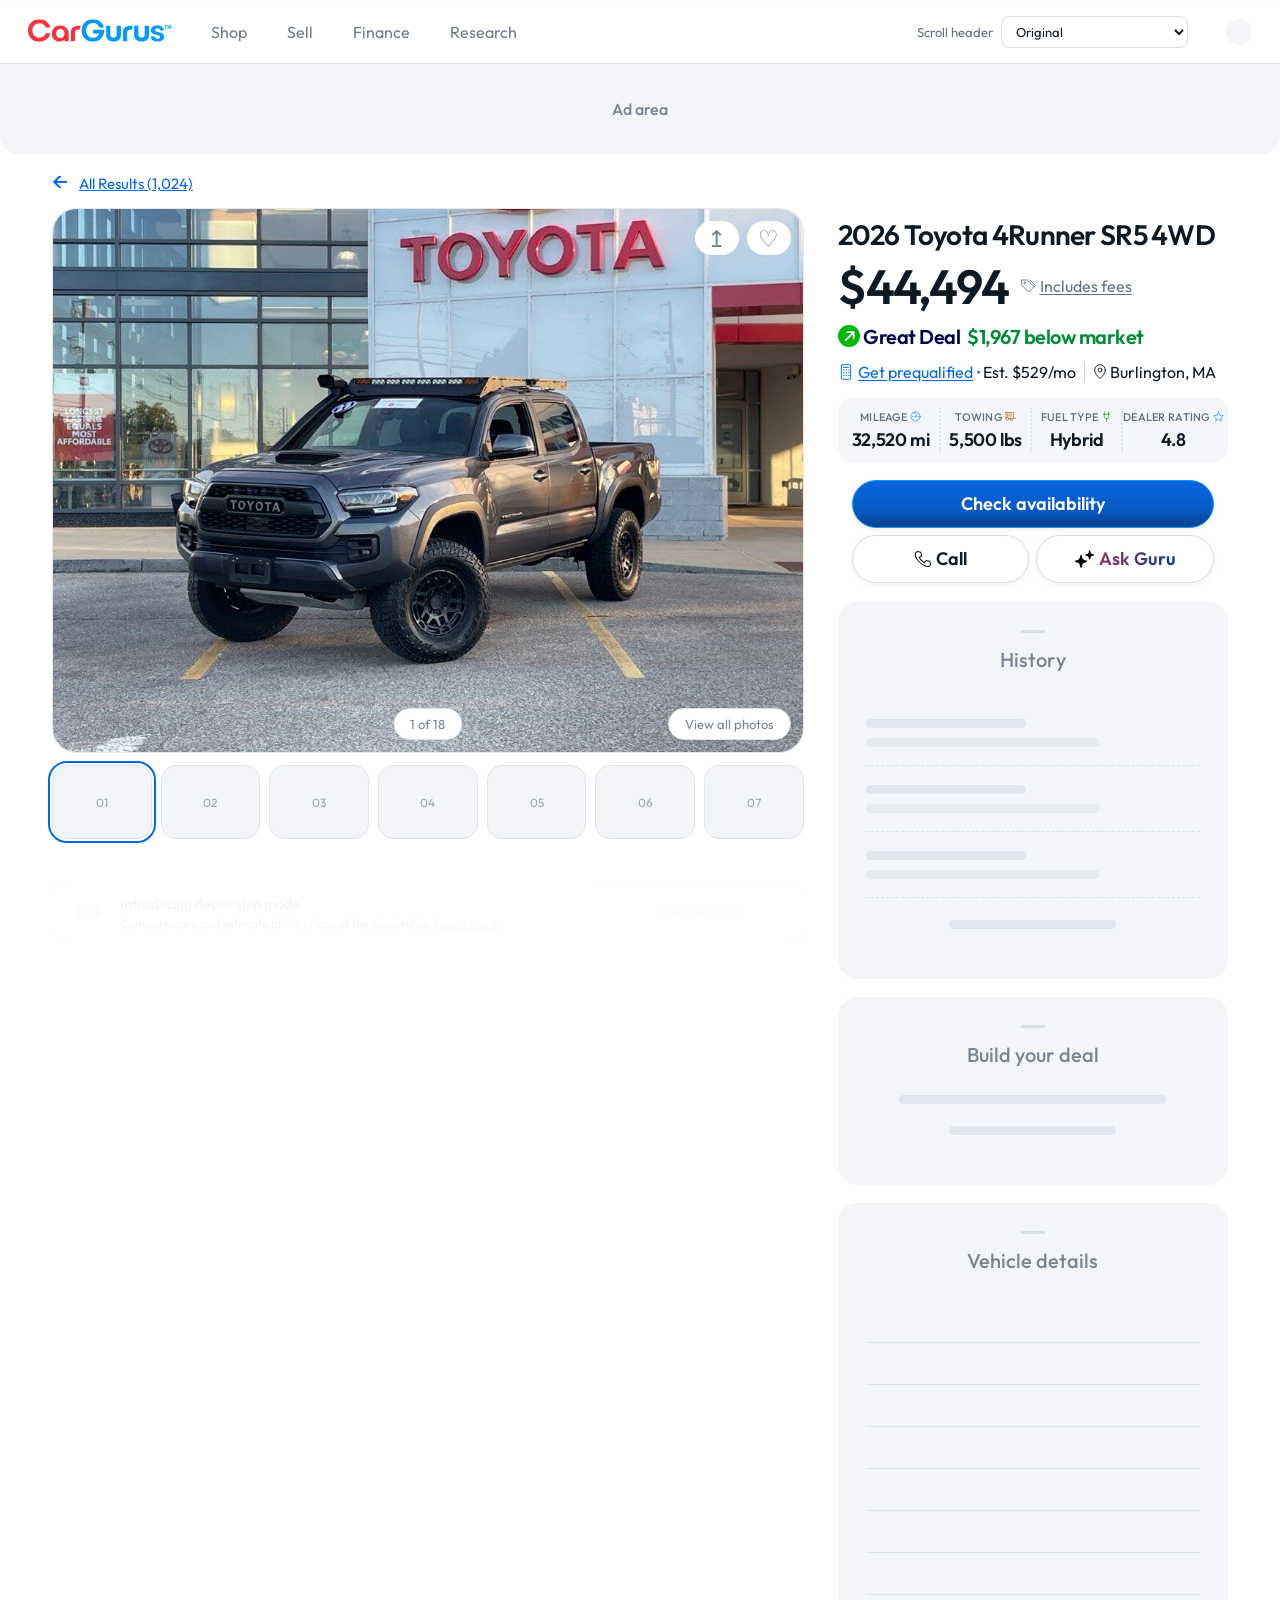
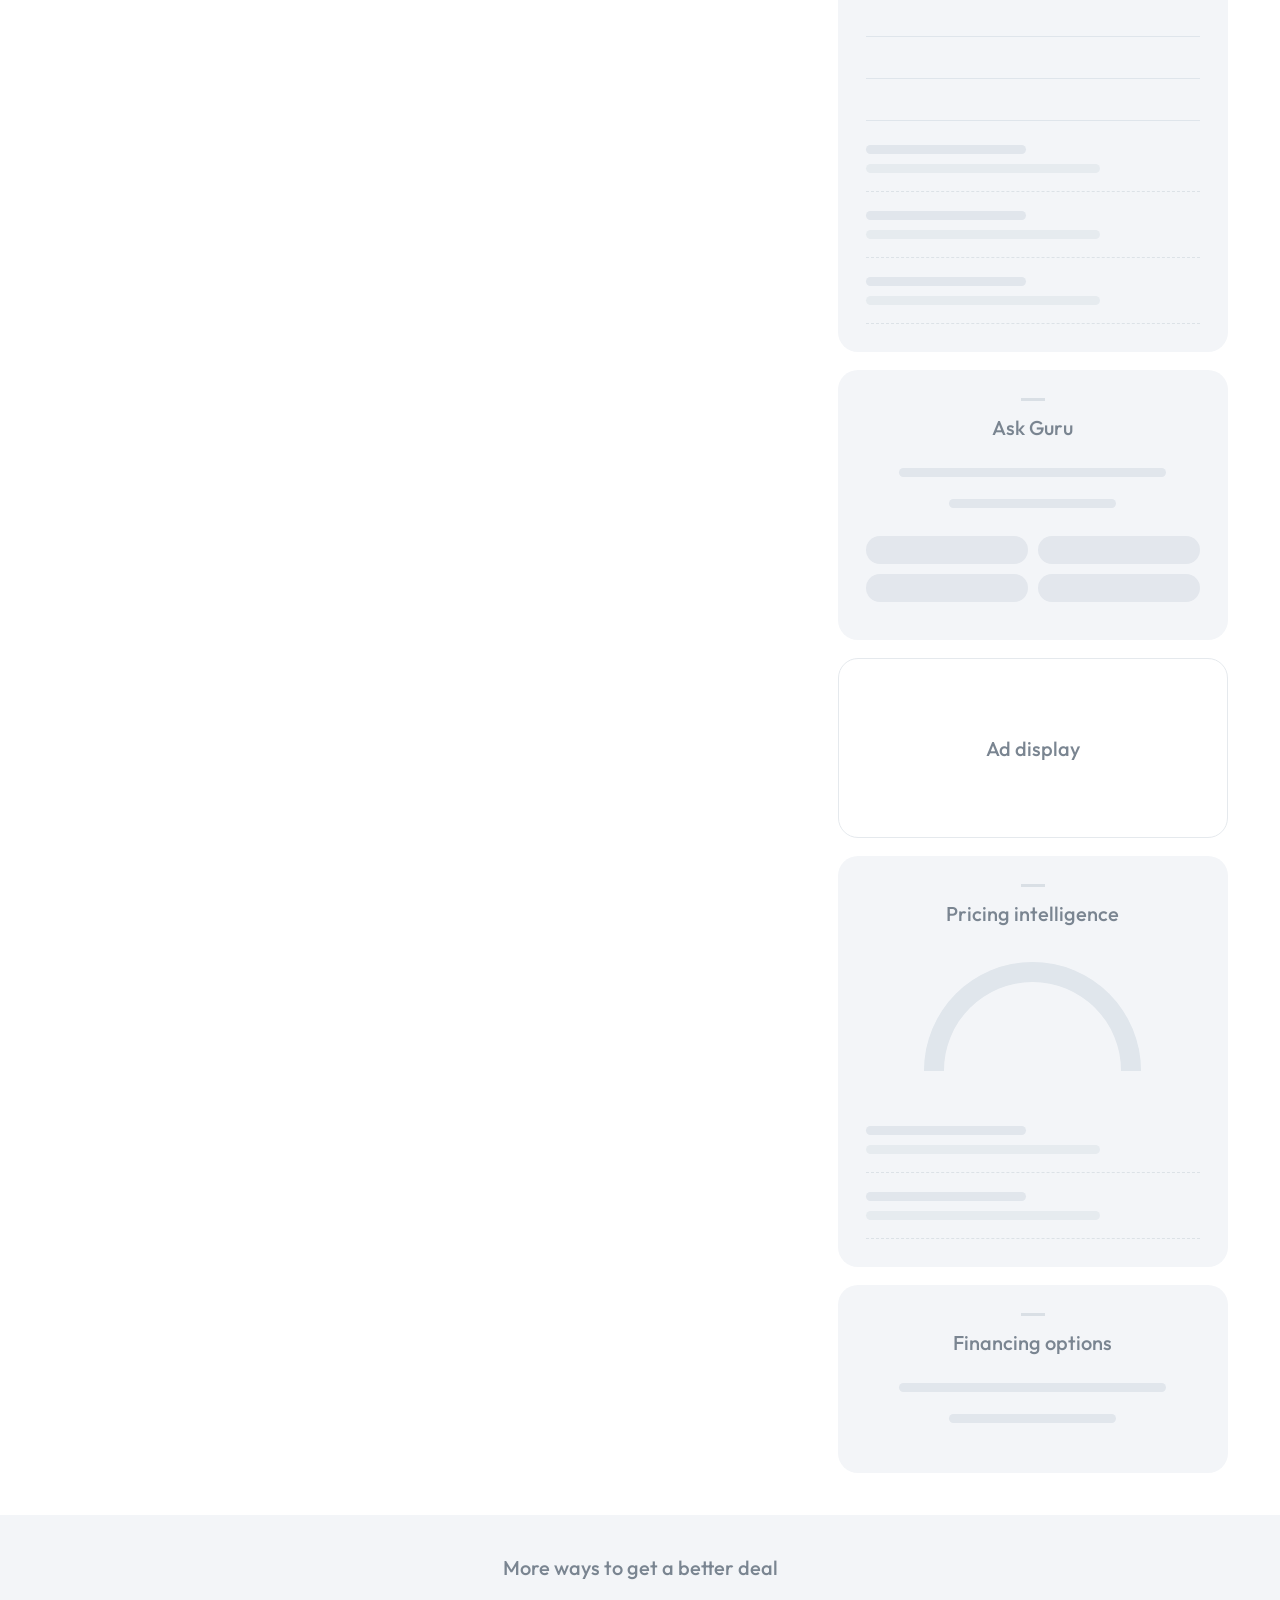
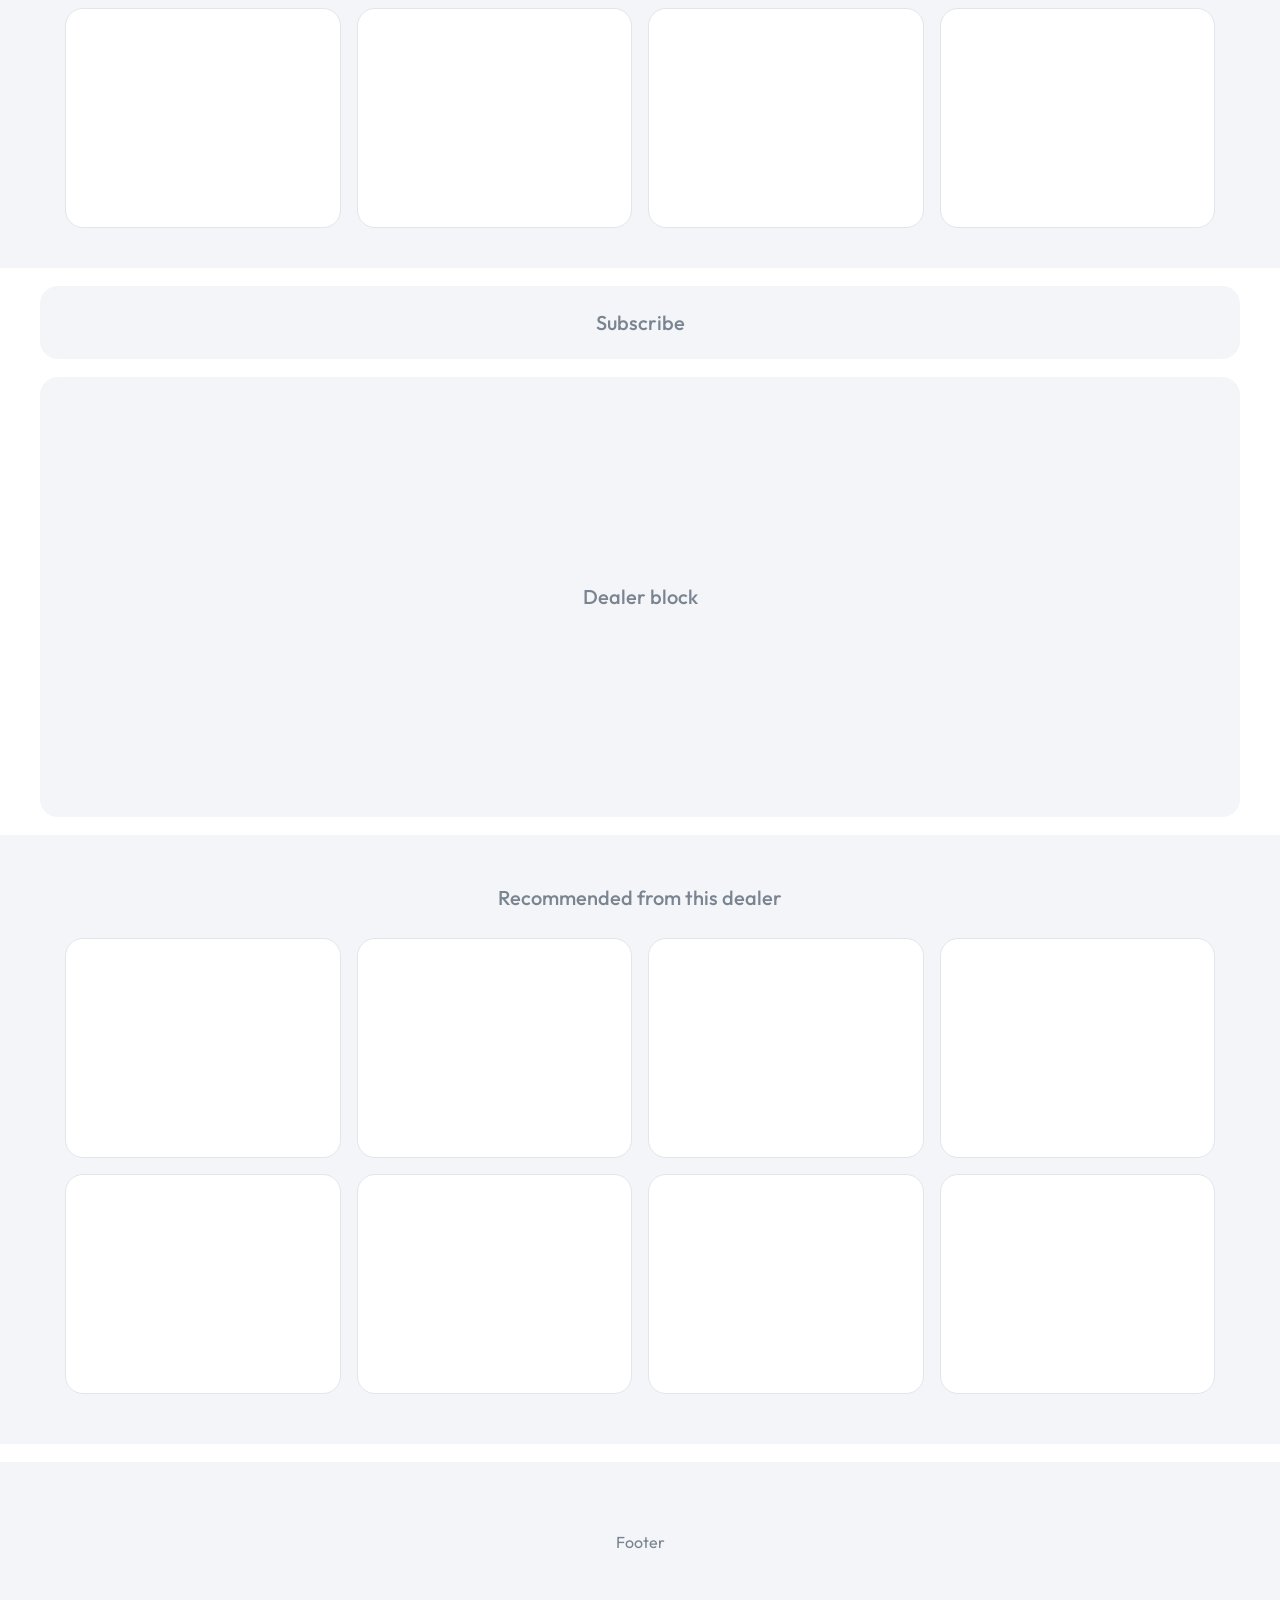
<file: desktop/index.html>
<!doctype html>
<html lang="en">
<head>
  <meta charset="utf-8">
  <meta name="viewport" content="width=device-width, initial-scale=1">
  <title>CarGurus — Desktop scroll prototype</title>
  <link rel="stylesheet" href="../_ds/cg-herbie-brand-kit-a90bbd22-499b-4d99-ae97-0f506fc04599/tokens/fonts.css">
  <link rel="stylesheet" href="desktop.css">
  <script defer src="vendor/gsap.min.js"></script>
  <script defer src="vendor/ScrollTrigger.min.js"></script>
  <script defer src="desktop.js"></script>
</head>
<body>
  <svg class="icon-library" xmlns="http://www.w3.org/2000/svg" aria-hidden="true">
    <symbol id="tag" viewBox="0 0 24 24"><path d="M3 3h8l10 10-8 8L3 11Z"/><path d="m15 3 8 8-2 2"/><circle cx="7" cy="7" r="1"/></symbol>
    <symbol id="calculator" viewBox="0 0 24 24"><rect x="5" y="1" width="14" height="22" rx="2"/><path d="M8 5h8M8 9h1m3 0h1m3 0h1M8 13h1m3 0h1m3 0h1M8 17h1m3 0h1m3 0h1"/></symbol>
    <symbol id="pin" viewBox="0 0 24 24"><path d="M20 9c0 6-8 13-8 13S4 15 4 9a8 8 0 0 1 16 0Z"/><circle cx="12" cy="9" r="3"/></symbol>
    <symbol id="gauge" viewBox="0 0 24 24"><circle cx="12" cy="12" r="10"/><path d="m12 12 4-5M5 12h1m12 0h1M8 5l1 1m-2 12 1-1m9 1-1-1M12 3v2"/><circle cx="12" cy="12" r="1"/></symbol>
    <symbol id="trailer" viewBox="0 0 24 24"><path d="M2 3h16v13H8M5 6v6m4-6v6m4-6v6m5 4h5M2 3v13"/><circle cx="5" cy="17" r="3"/><path d="M12 16v4h5"/></symbol>
    <symbol id="plug" viewBox="0 0 24 24"><path d="M8 2v5m8-5v5M5 7h14M7 7v5a5 5 0 0 0 10 0V7m-5 10v5"/></symbol>
    <symbol id="star" viewBox="0 0 24 24"><path d="m12 2 3 7 7 1-5 5 1 7-6-4-6 4 1-7-5-5 7-1Z"/></symbol>
    <symbol id="phone" viewBox="0 0 24 24"><path d="m5 2 4 1 1 5-3 2a16 16 0 0 0 7 7l2-3 5 1 1 4c-1 6-10 2-15-3S-1 3 5 2Z"/></symbol>
    <symbol id="arrow" viewBox="0 0 24 24"><path d="M20 12H4m8-8-8 8 8 8"/></symbol>
  </svg>
  <header class="site-nav">
    <img src="logo.svg" alt="CarGurus" width="145">
    <div class="nav-wire" aria-label="Navigation placeholder"><span>Shop</span><span>Sell</span><span>Finance</span><span>Research</span></div>
    <label class="variant-picker">Scroll header
      <select id="header-variant">
        <option value="original">Original</option>
        <option value="v5">v5 – Similar to current</option>
        <option value="v4">v4 – Flipped info</option>
        <option value="v3">v3 – Dark header</option>
        <option value="v2">v2 – Small band</option>
      </select>
    </label>
    <span class="nav-account wire" aria-label="Account placeholder"></span>
  </header>
  <div class="ad-area wire">Ad area</div>

  <aside class="product-bar" data-variant="original" aria-label="Vehicle quick actions" aria-hidden="true" inert>
    <div class="product-bar-content">
      <button class="back-to-top" aria-label="Back to listing summary"><svg class="icon"><use href="#arrow"/></svg></button>
      <img class="bar-thumb" src="../assets/gallery/desktop-tacoma-hero.jpeg" alt="" width="96" height="64">
      <div class="product-info"><strong>2026 Toyota 4Runner SR5 4WD <span>· 32,520 mi</span></strong><span class="info-meta">Burlington, MA · 32,520 mi</span><div><b>$44,494</b> <span class="compact-deal"><span class="deal-arrow">↗</span><img class="deal-graphic" src="deal-rating-graphic.svg" alt="" width="15" height="15"> Great Deal</span> <span class="saving">$1,967 below market</span></div></div>
      <img class="bar-logo" src="logo.svg" alt="CarGurus" width="134" height="44">
      <div class="bar-actions"><button class="button guru" data-dialog="Ask Guru"><img src="../assets/sparkle.svg" alt=""> <span>Ask Guru</span></button><button class="button finance" data-dialog="Finance &amp; trade-in"><span class="label-short">Finance &amp; trade-in</span><span class="label-long">See financing &amp; trade-in options</span></button><button class="button primary" data-dialog="Check availability">Check availability</button></div>
    </div>
  </aside>

  <main>
    <div class="breadcrumb"><span class="breadcrumb-arrow">←</span> <span class="breadcrumb-label">All Results (1,024)</span></div>
    <div class="listing-layout">
      <aside class="gallery-column" aria-label="Vehicle gallery">
        <div class="gallery-sticky">
          <div class="gallery-image wire"><img class="gallery-hero" src="../assets/gallery/desktop-tacoma-hero.jpeg" alt="Gray Toyota Tacoma parked outside a Toyota dealership" width="1024" height="768" fetchpriority="high"><span class="gallery-count">1 of 18</span><span class="photo-label">View all photos</span><div class="gallery-tools"><span>↥</span><span>♡</span></div></div>
          <div class="gallery-thumbnails" aria-label="Photo placeholders"><div class="wire selected">01</div><div class="wire">02</div><div class="wire">03</div><div class="wire">04</div><div class="wire">05</div><div class="wire">06</div><div class="wire">07</div></div>
          <div class="app-banner" aria-hidden="true" inert><img src="../assets/cg-bug.svg" alt="" width="40"><div><strong>Introducing dealership mode</strong><p>Compare cars and estimate all-in prices at the dealership. <button class="text-link" data-dialog="CarGurus app">Learn more</button></p></div><div class="banner-art wire" aria-hidden="true">CarGurus app</div></div>
        </div>
      </aside>

      <div class="listing-content">
        <section class="listing-summary" aria-labelledby="vehicle-title">
          <h1 id="vehicle-title">2026 Toyota 4Runner SR5 4WD</h1>
          <div class="price-row"><button class="price" data-dialog="Pricing">$44,494</button><button class="fees text-link" data-dialog="Includes fees"><svg class="icon"><use href="#tag"/></svg>Includes fees</button></div>
          <div class="deal-row"><span class="deal-icon">↗</span><strong>Great Deal</strong><b>$1,967 below market</b></div>
          <div class="finance-row"><button class="text-link" data-dialog="Get prequalified"><svg class="icon"><use href="#calculator"/></svg>Get prequalified</button><span class="dot">•</span><span>Est. $529/mo</span><span class="location"><svg class="icon"><use href="#pin"/></svg>Burlington, MA</span></div>
          <dl class="key-specs">
            <div><dt>Mileage <svg class="icon blue"><use href="#gauge"/></svg></dt><dd>32,520 mi</dd></div>
            <div><dt>Towing <svg class="icon bronze"><use href="#trailer"/></svg></dt><dd>5,500 lbs</dd></div>
            <div><dt>Fuel type <svg class="icon green"><use href="#plug"/></svg></dt><dd>Hybrid</dd></div>
            <div><dt>Dealer rating <svg class="icon blue"><use href="#star"/></svg></dt><dd>4.8</dd></div>
          </dl>
          <div class="listing-ctas"><button class="button primary" data-dialog="Check availability">Check availability</button><div class="secondary-actions"><button class="button" data-dialog="Call"><svg class="icon"><use href="#phone"/></svg>Call</button><button class="button guru" data-dialog="Ask Guru"><img src="../assets/sparkle.svg" alt=""><span>Ask Guru</span></button></div></div>
        </section>
        <section class="wire content-block history"><h2>History</h2><div class="skeleton-row"></div><div class="skeleton-row"></div><div class="skeleton-row"></div><div class="skeleton-line short"></div></section>
        <section class="wire content-block deal-builder"><h2>Build your deal</h2><div class="skeleton-line"></div><div class="skeleton-line short"></div></section>
        <section class="wire content-block details"><h2>Vehicle details</h2><div class="skeleton-table" aria-hidden="true"></div><div class="skeleton-row"></div><div class="skeleton-row"></div><div class="skeleton-row"></div></section>
        <section class="wire content-block guru-block"><h2>Ask Guru</h2><div class="skeleton-line"></div><div class="skeleton-line short"></div><div class="wire-pills" aria-hidden="true"><i></i><i></i><i></i><i></i></div></section>
        <section class="wire content-block display-ad"><h2>Ad display</h2></section>
        <section class="wire content-block pricing"><h2>Pricing intelligence</h2><div class="chart-placeholder" aria-hidden="true"></div><div class="skeleton-row"></div><div class="skeleton-row"></div></section>
        <section class="wire content-block financing"><h2>Financing options</h2><div class="skeleton-line"></div><div class="skeleton-line short"></div></section>
      </div>
    </div>
    <div class="lower-sections">
      <section class="wire wide-block better-deal"><h2>More ways to get a better deal</h2><div class="wire-cards" aria-hidden="true"><div></div><div></div><div></div><div></div></div></section>
      <section class="wire subscribe"><h2>Subscribe</h2></section>
      <section class="wire wide-block dealer"><h2>Dealer block</h2></section>
      <section class="wire wide-block recommendations"><h2>Recommended from this dealer</h2><div class="wire-cards" aria-hidden="true"><div></div><div></div><div></div><div></div><div></div><div></div><div></div><div></div></div></section>
    </div>
  </main>
  <footer class="wire">Footer</footer>
  <dialog class="placeholder-dialog"><form method="dialog"><button class="dialog-close" aria-label="Close">×</button></form><h2></h2><p>This section is a wireframe for now.</p><div class="skeleton-row"></div><div class="skeleton-row"></div></dialog>
</body>
</html>
</file>
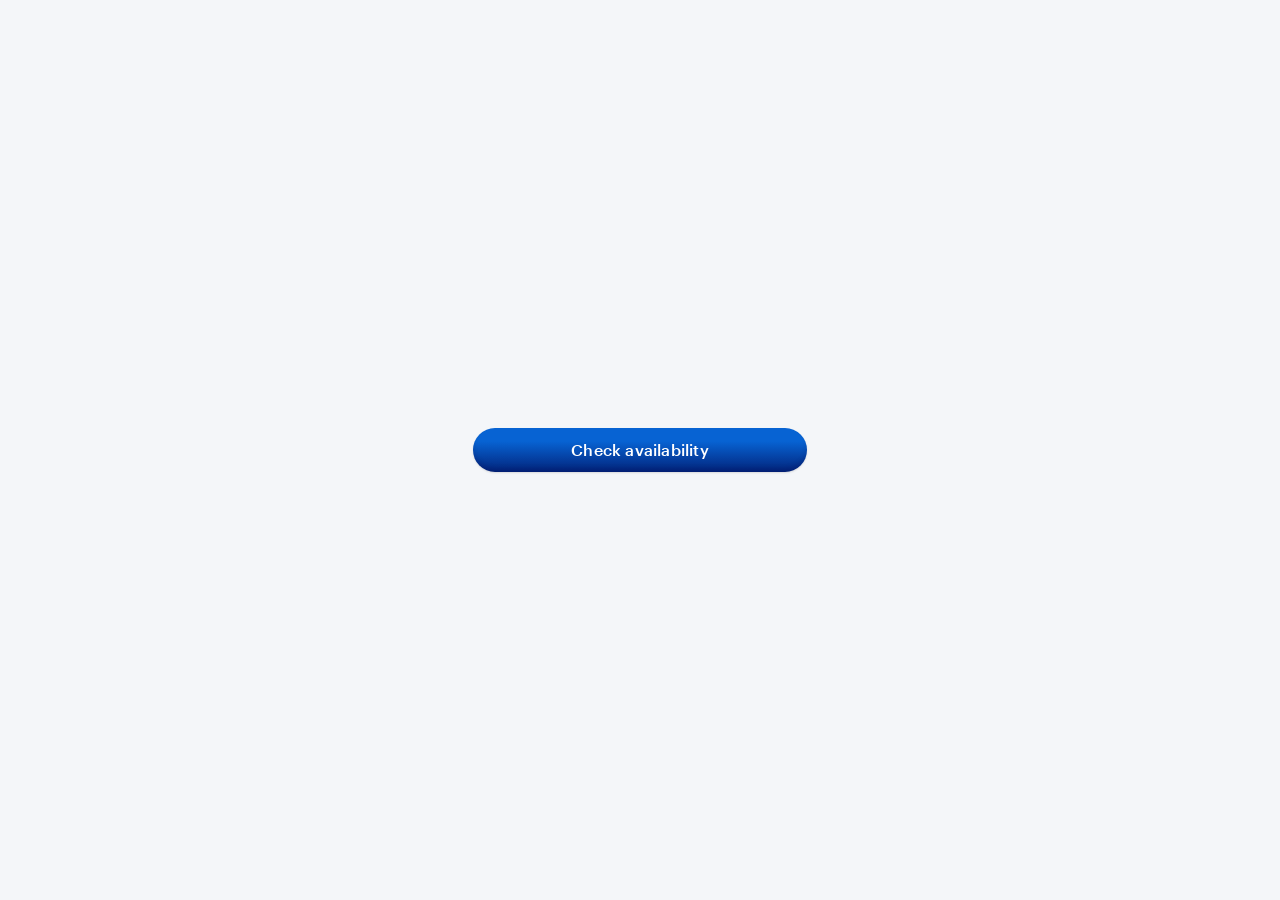
<file: VDP-Primary-CTA.html>
<!DOCTYPE html>
<html lang="en">

<head>
  <meta charset="utf-8">
  <meta name="viewport" content="width=device-width, initial-scale=1">
  <title>Primary button, VDP mod</title>
  <style>
    @font-face {
      font-family: "Graphik";
      src: url("fonts/Graphik-Medium-Web.woff2") format("woff2"),
        url("fonts/Graphik-Medium.otf") format("opentype");
      font-weight: 600;
      font-style: normal;
      font-display: swap;
    }

    /* Chassis tokens used by the button */
    :root {
      --text-secondary: #ffffff;
      --text-action-link: #0763d3;
      --surface-primary-1: #ffffff;
      --surface-action-primary-default: #0763d3;
      --round: 999px;
      --text-button-lg-font-family: 'Graphik', Helvetica, Arial, sans-serif;
      --text-button-lg-font-size: 1rem;
      --text-button-lg-font-weight: 500;
      --text-button-lg-font-line-height: 1.5rem;
      --text-button-lg-font-letter-spacing: 0.0125rem;
    }

    body {
      margin: 0;
      min-height: 100vh;
      display: flex;
      align-items: center;
      justify-content: center;
      background: #F4F6F9;
    }

    .wrapper {
      display: flex;
      gap: 16px;
      flex-direction: column;
    }

    .bigger {
      transform: scale(3);
    }

    /* Animatable gradient stops: shift on hover/press */
    @property --vdp-btn-stop-1 {
      syntax: '<percentage>';
      inherits: false;
      initial-value: 30%;
    }

    @property --vdp-btn-stop-2 {
      syntax: '<percentage>';
      inherits: false;
      initial-value: 140%;
    }

    .vdp-btn {
      box-sizing: border-box;
      width: 334px;
      height: 44px;
      padding: 12px 20px;
      gap: 4px;
      display: flex;
      align-items: center;
      justify-content: center;
      cursor: pointer;
      border: none;
      border-radius: var(--round, 999px);
      color: var(--text-secondary, #FFF);
      /* Button/lg */
      font-family: var(--text-button-lg-font-family, 'Graphik', Helvetica, Arial, sans-serif);
      font-size: var(--text-button-lg-font-size, 16px);
      font-style: normal;
      font-weight: var(--text-button-lg-font-weight, 500);
      line-height: var(--text-button-lg-font-line-height, 24px);
      /* 150% */
      letter-spacing: var(--text-button-lg-font-letter-spacing, 0.2px);
      background-color: var(--surface-action-primary-default, #0763d3);
      background-image: linear-gradient(180deg, #0763d3 var(--vdp-btn-stop-1), #000049 var(--vdp-btn-stop-2));
      -webkit-tap-highlight-color: transparent;
      /* suppress mobile tap flash */
      box-shadow: 0 1px 2px rgba(0, 0, 0, .12), inset 0 -4px 4px #00004929;
      transition: --vdp-btn-stop-1 200ms ease, --vdp-btn-stop-2 200ms ease, transform 200ms ease, box-shadow 200ms ease;
    }

    /* Hover only on devices with a real hover-capable pointer (no sticky hover on touch) */
    @media (hover: hover) and (pointer: fine) {
      .vdp-btn:hover {
        --vdp-btn-stop-1: -12%;
        --vdp-btn-stop-2: 140%;
      }
    }

    .vdp-btn:active {
      transform: scale(.99);
      box-shadow: 0 1px 2px rgba(0, 0, 0, 0), inset 0 4px 4px #00004766;
    }

    .vdp-btn:focus-visible {
      outline: 2px solid var(--text-action-link, #0763d3);
      outline-offset: 2px;
    }

    @media (prefers-reduced-motion: reduce) {
      .vdp-btn {
        transition: none;
      }
    }

    .vdp-btn:active {
      --vdp-btn-stop-1: -48%;
      --vdp-btn-stop-2: 140%;
    }
  </style>
</head>

<body>
  <div class="wrapper">
    <button type="button" class="vdp-btn">Check availability</button>
  </div>
</body>

</html>
</file>
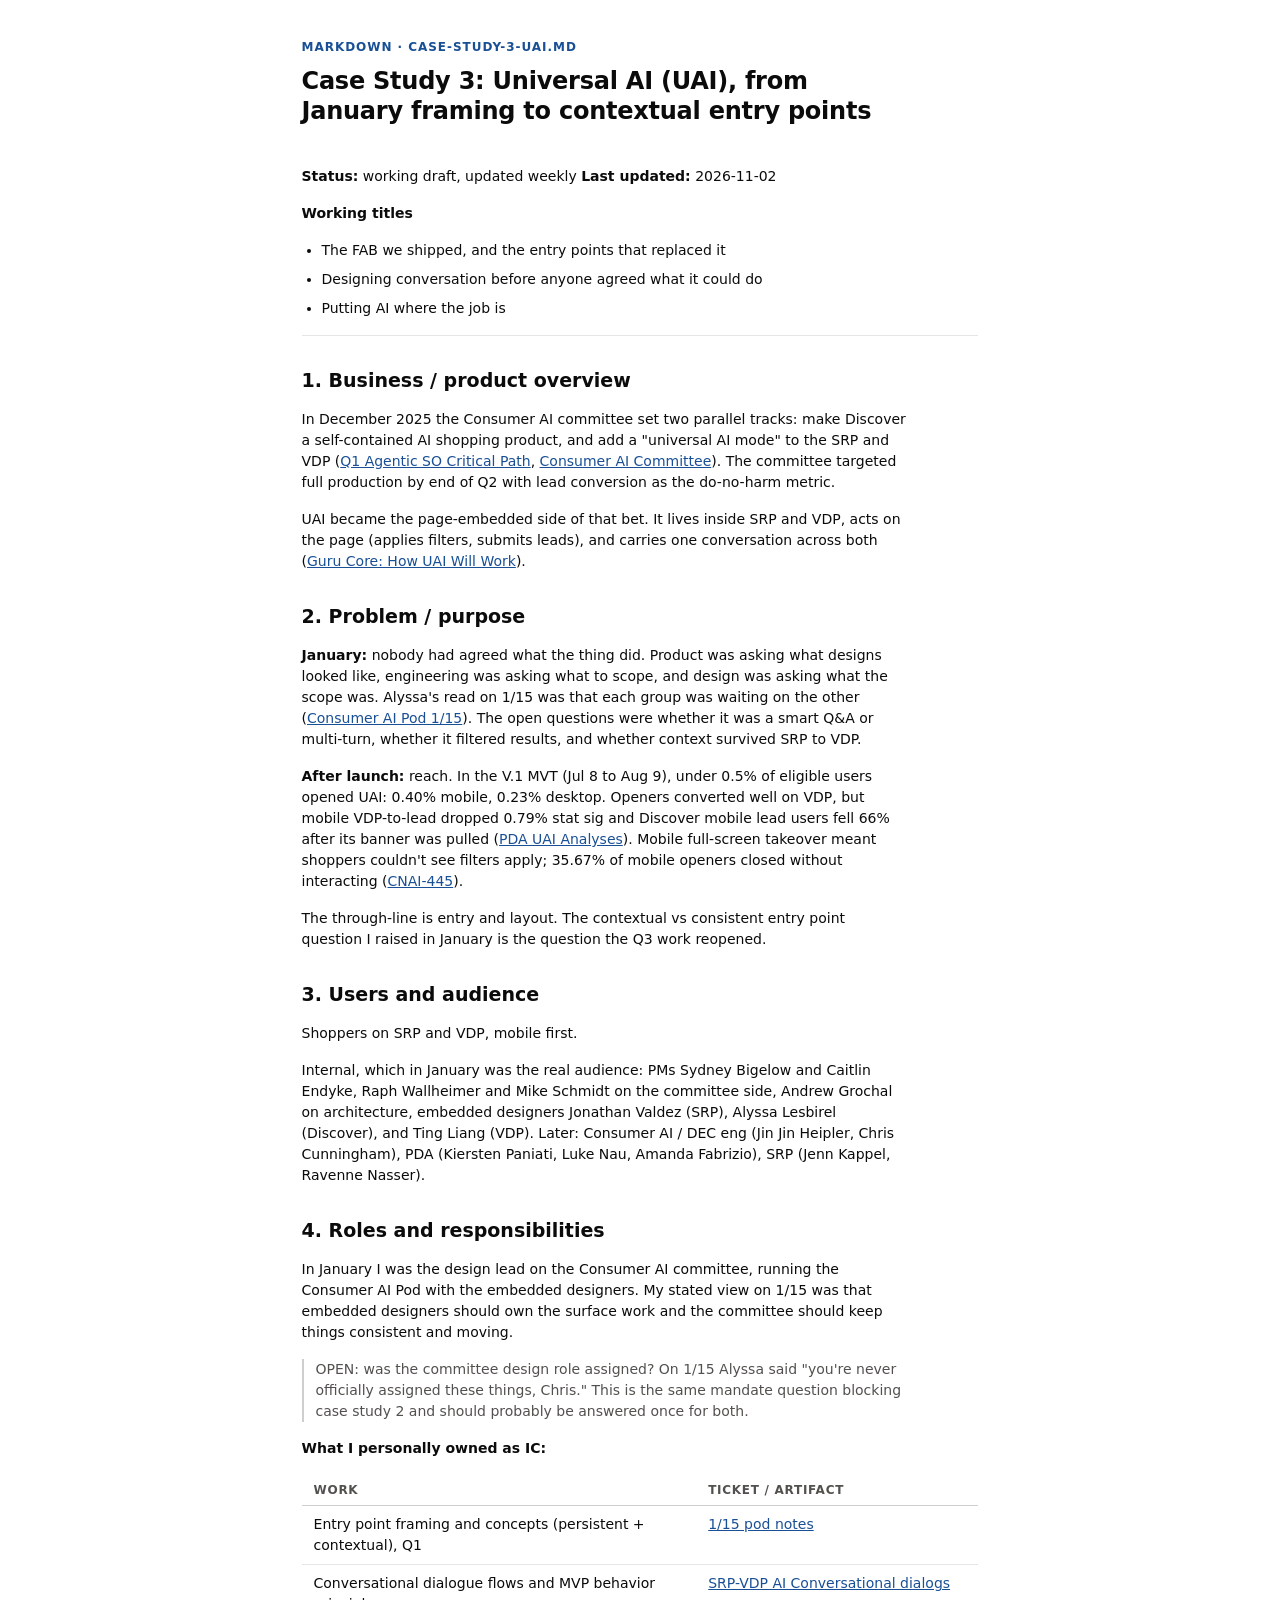
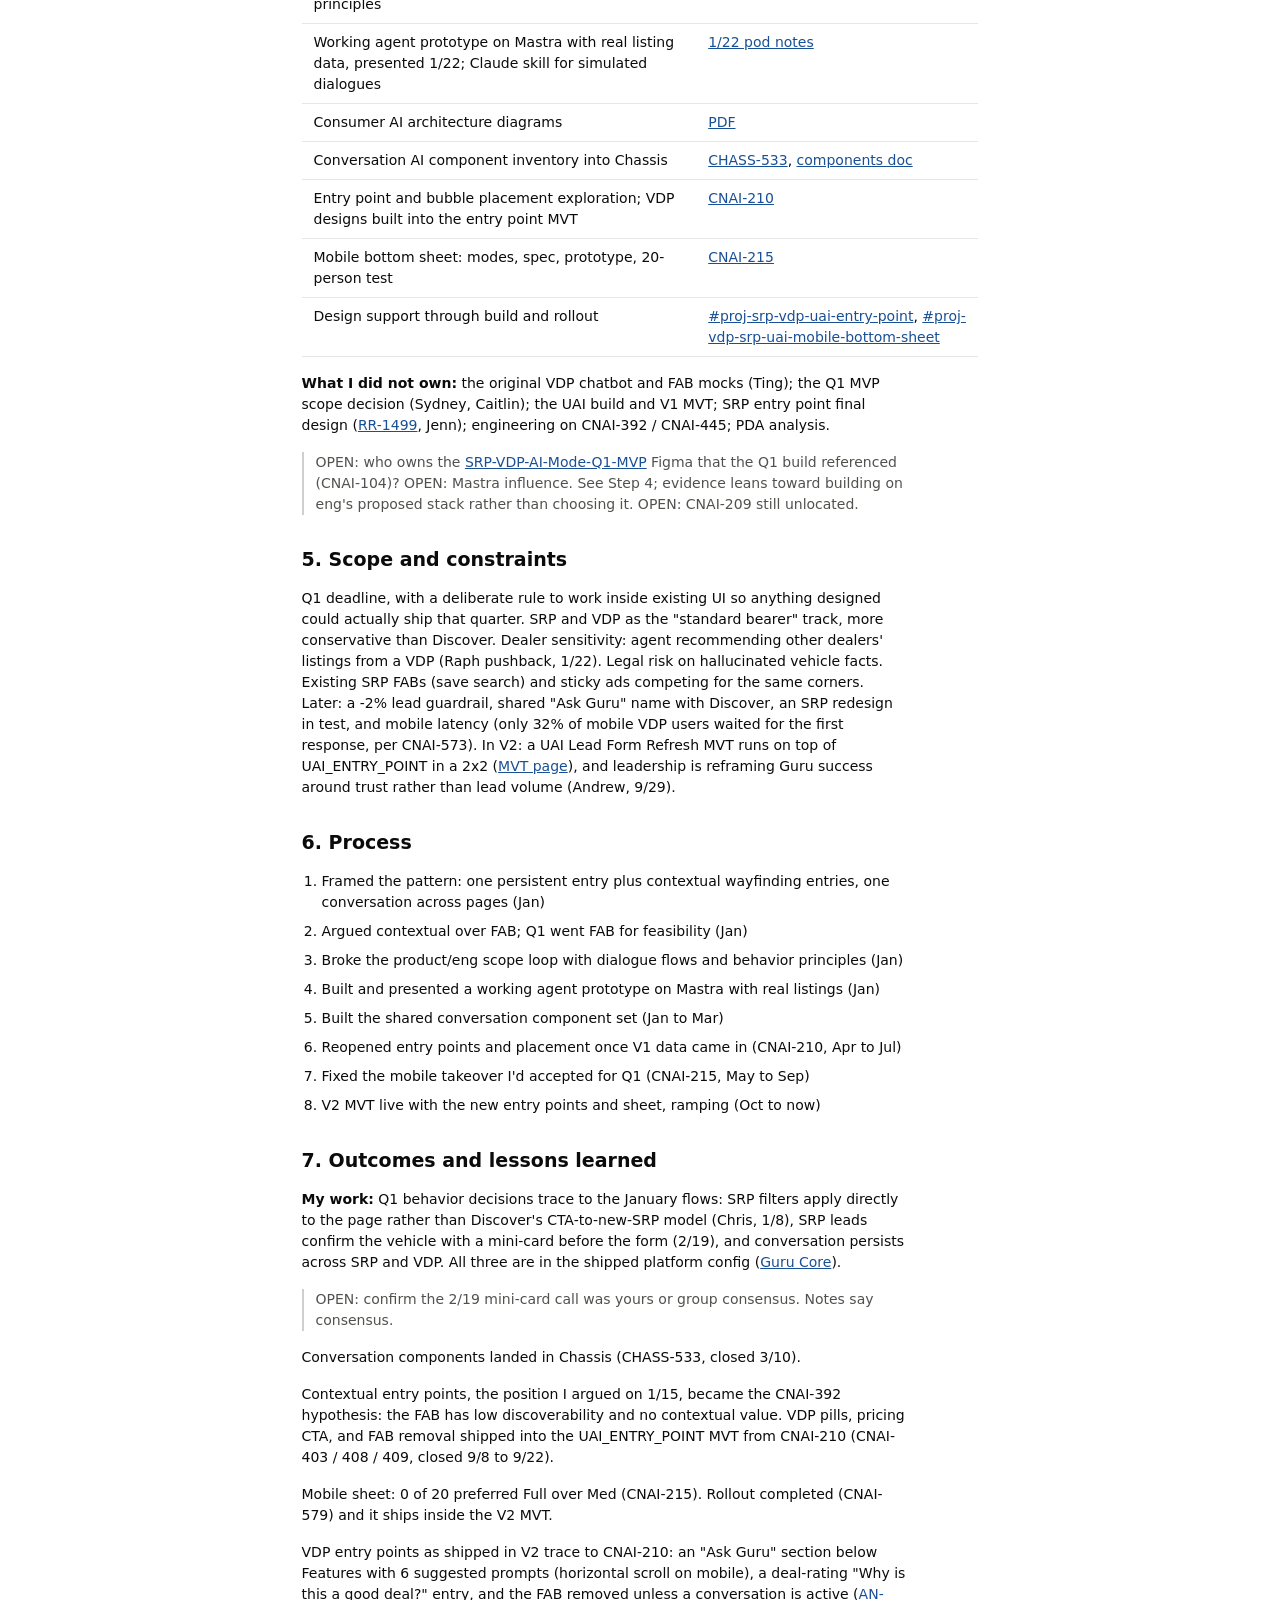
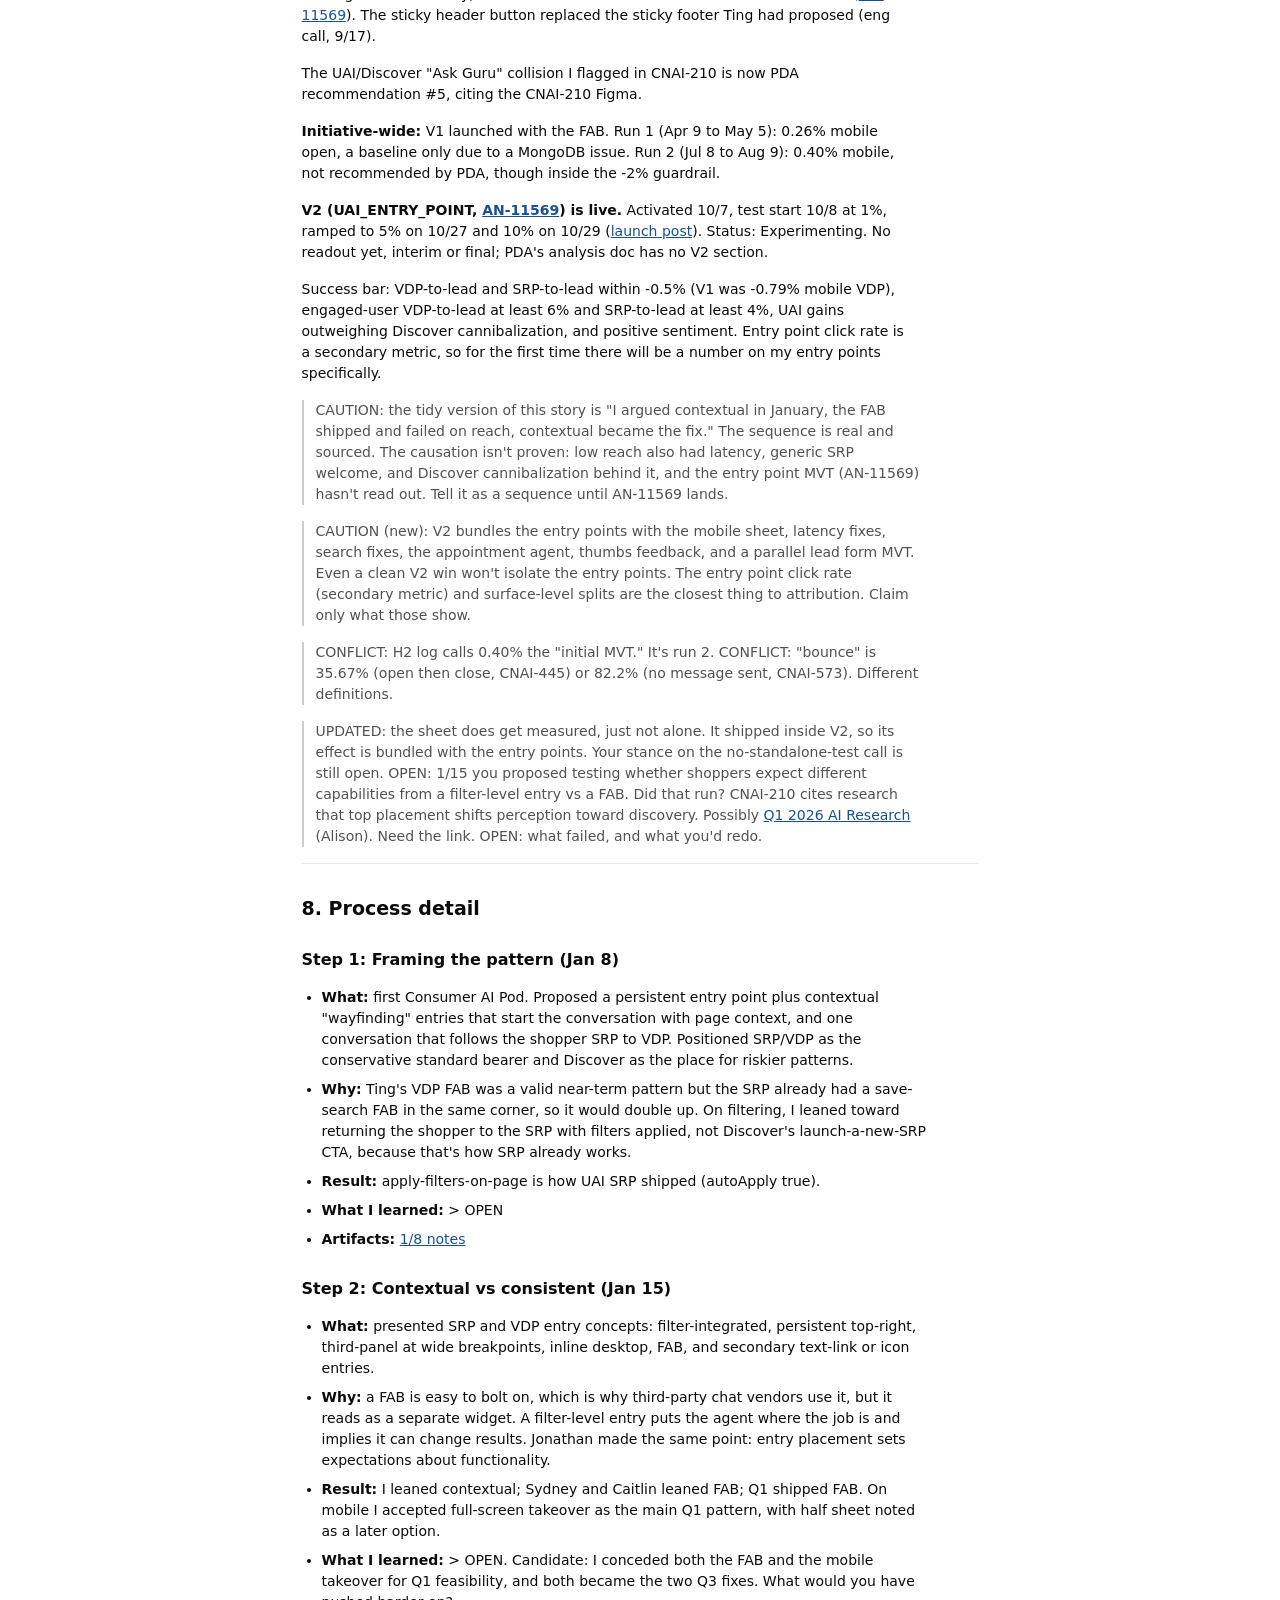
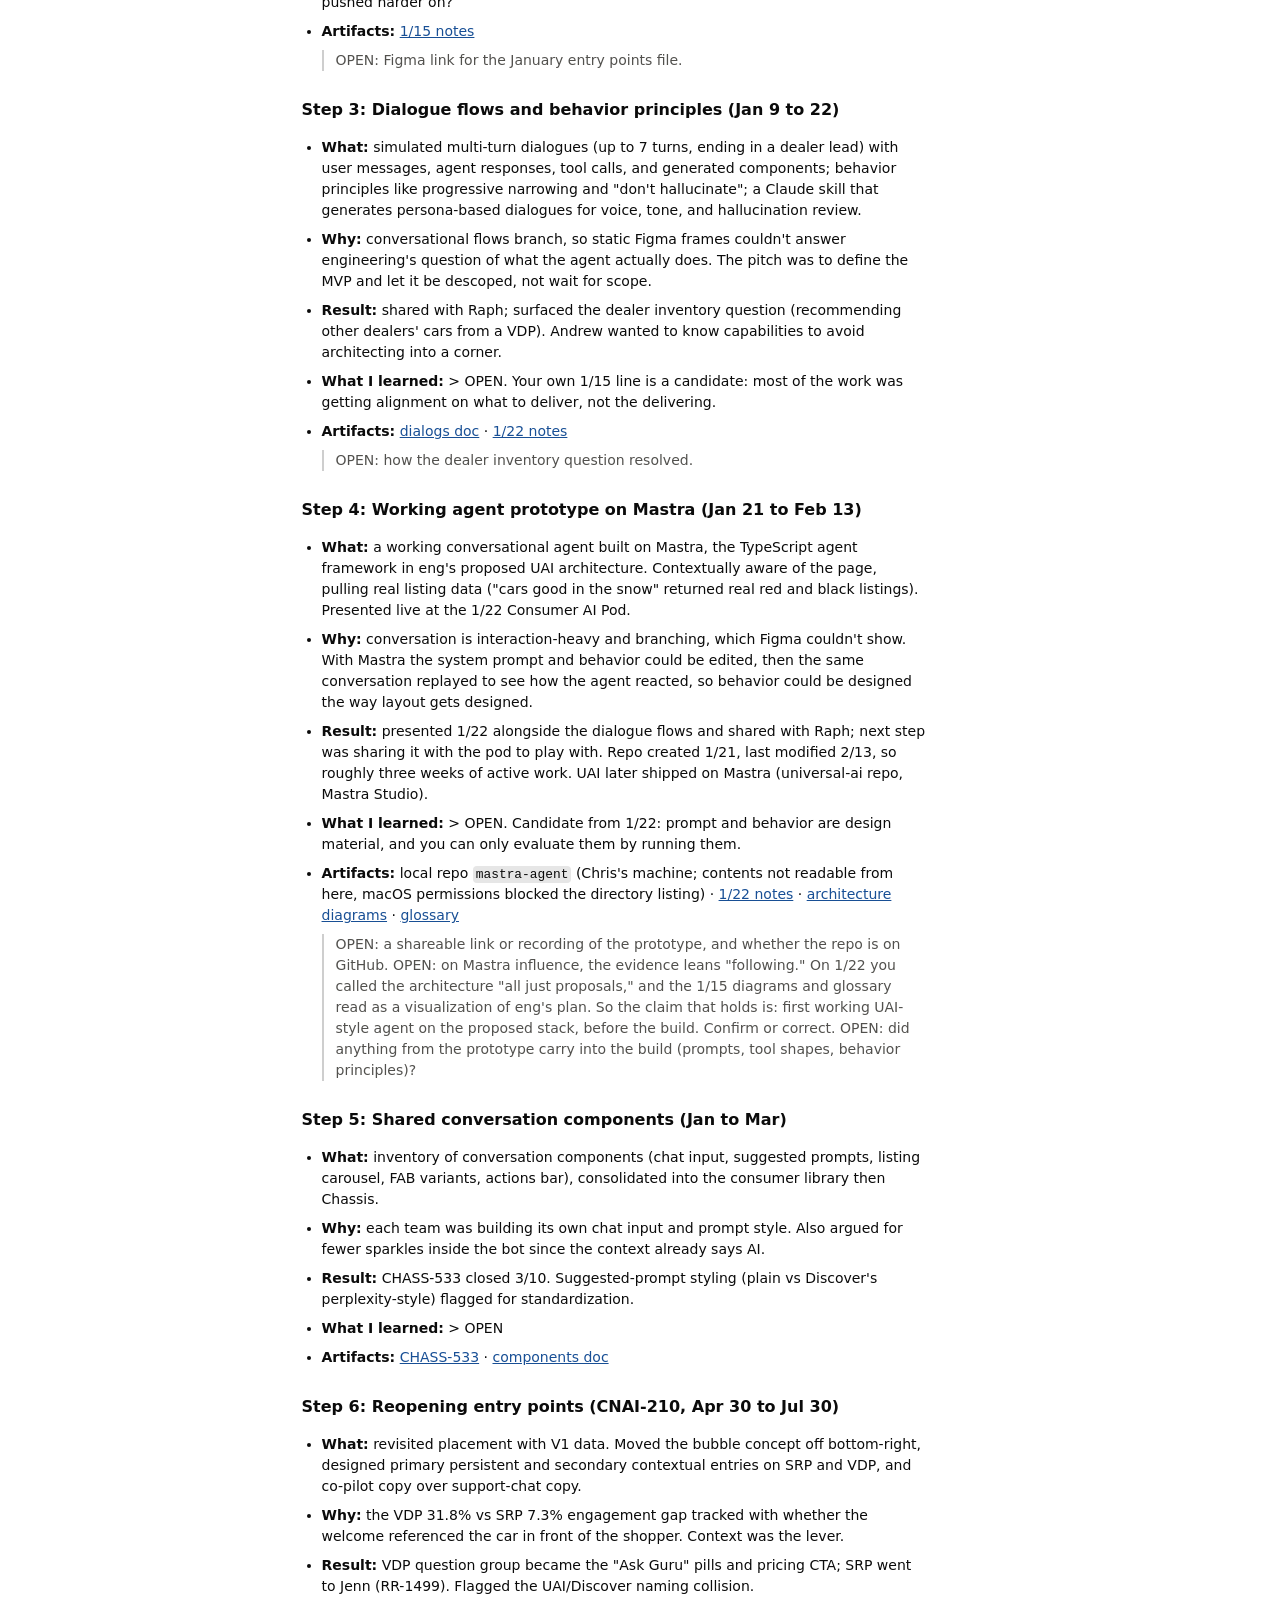
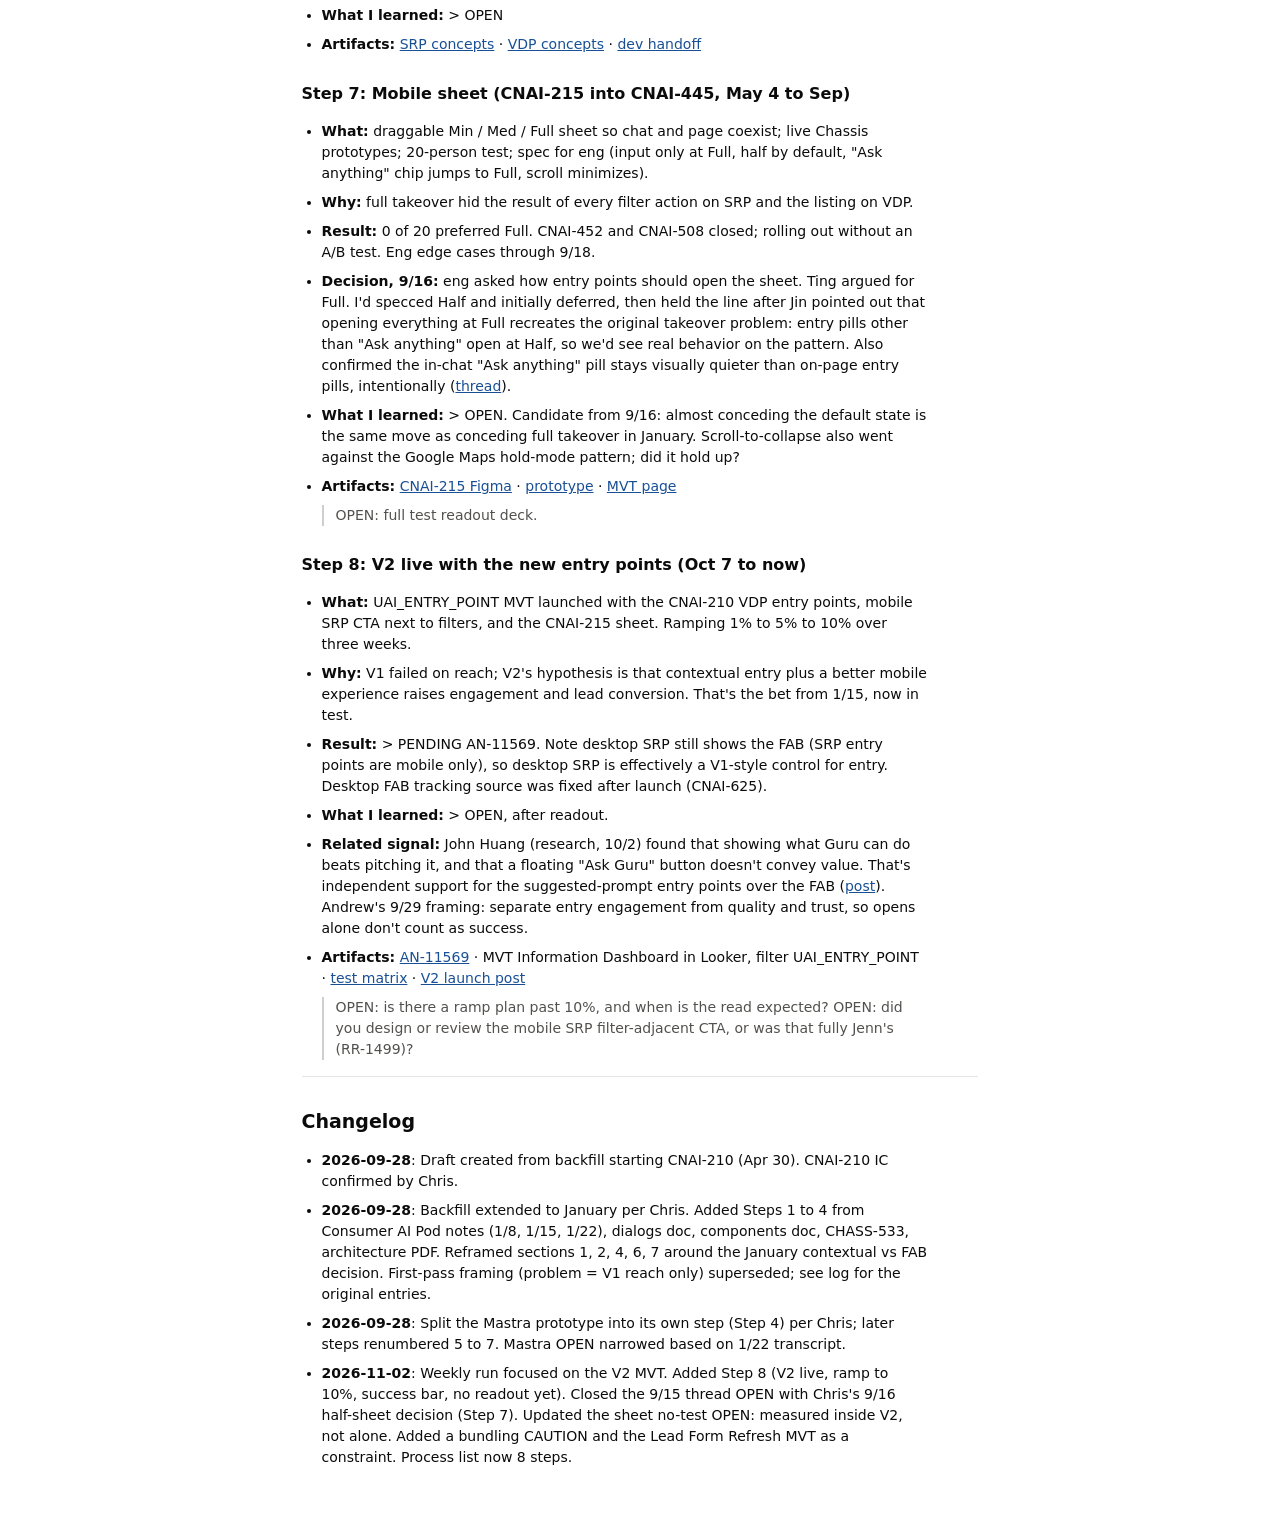
<file: cases/case-study-3-uai.md.html>
<!doctype html><html><head><meta charset=utf8><meta name=viewport content="width=device-width,initial-scale=1,viewport-fit=cover"><style>:root{color-scheme:light;box-sizing:border-box;padding-top:env(safe-area-inset-top,0px);padding-bottom:env(safe-area-inset-bottom,0px)}html{scroll-padding-top:env(safe-area-inset-top,0px)}body{margin:0;padding:0;font:14px -apple-system,BlinkMacSystemFont,sans-serif;background:#fff;color:#000}img{max-width:100%}[hidden]:not([hidden=until-found i]){display:none!important}</style></head><body>
<title>case-study-3-uai.md</title>
<script>
  /* The viewer toggle stamps data-theme on the root element; the vendored
     CDS token block below keys its toggle axis on data-mode (the CDS
     convention) and cannot be edited (provenance-tested byte-identical).
     Mirroring the attribute lets that block serve the viewer toggle with
     its own precedence rules — toggle beats OS in both directions. Static,
     no author bytes. Without JS the toggle axis is inert and the OS axis
     (pure CSS) still themes the page. */
  (function () {
    var root = document.documentElement;
    var sync = function () {
      var t = root.getAttribute('data-theme');
      if (t) root.setAttribute('data-mode', t);
      else root.removeAttribute('data-mode');
    };
    sync();
    if (typeof MutationObserver !== 'undefined') {
      new MutationObserver(sync).observe(root, {
        attributes: true,
        attributeFilter: ['data-theme'],
      });
    }
  })();
</script>
<style>
  /* ===== BEGIN vendored @ant/cds tokens (src/frame/cdsTokens.vanilla.generated.css) =====
     Byte-identical to that file (drift-tested in test/frame/planArtifactHtml.test.ts).
     Do not edit this block: refresh the vendored file from @ant/cds and re-embed. */
/*
 * VENDORED — verbatim copy of @ant/cds tokens.vanilla.css (the CDS team's
 * framework-agnostic token export) from anthropics/apps@230786b7e9757b07527ac4283db9b19676a8ae91
 * (packages/cds/src/generated/tokens.vanilla.css).
 * upstream-sha256: 94f136cf38cc5f54c1b6dda76677c466b122f6b7e6f8702ef18774cbc7643152
 *   (sha256 of everything below this header comment, i.e. of the raw
 *   upstream file — recomputed and asserted by the "provenance hash"
 *   test, so a refresh that swaps bytes without updating this line
 *   fails CI rather than shipping a lying header.)
 *
 * Browser floor: the export uses hsl(from …) and color-mix() — ~Chrome 119 /
 * Safari 16.4. On older viewers the consuming declarations are dropped
 * SILENTLY (no error, no telemetry): borders, the alpha ramp, and dark
 * surfaces degrade. This line is the triage breadcrumb for "published
 * artifact looks broken" reports — ask the browser version first.
 *
 * The templates listed in scripts/embed-cds-tokens.ts embed this file
 * byte-for-byte between BEGIN/END markers; drift tests assert the copies
 * stay identical. To refresh: copy the upstream generated file below this
 * header, update the commit hash and upstream-sha256 above, run
 * `bun scripts/embed-cds-tokens.ts`, then `bun test
 * test/frame/planArtifactHtml.test.ts` (see that script's header for the rest).
 */

/**
 * GENERATED — do not edit. Run `yarn workspace @ant/cds gen:tokens`.
 *
 * Framework-agnostic CDS token export: unprefixed `--*` custom
 * properties under `:root`, with dark-mode overrides under
 * `[data-mode="dark"]` and `@media (prefers-color-scheme: dark)`.
 * No `.cds-root` scoping, density steps, or component-private tokens.
 *
 * Source: `packages/cds/tokens/`. For the full React/Tailwind build
 * (scoped under `.cds-root`), see `tokens.css`.
 */

:root {
  --radius: 8px;
  --h-control: 32px;
  --h-control-nested: 22px;
  --icon: 20px;
  --pad-sm: 8px;
  --pad-md: 12px;
  --pad-lg: 16px;
  --pad-xl: 24px;
  --gap-xs: 8px;
  --gap-sm: 12px;
  --gap-md: 16px;
  --gap-lg: 28px;
  --gap-xl: 40px;
  --outset-x: 0px;
  --outset-y: 0px;
  --border: var(--alpha-2);
  --border-accent: var(--blue-250);
  --border-danger: var(--red-250);
  --border-success: var(--green-250);
  --border-warning: var(--yellow-250);
  --border-pro: var(--violet-250);
  --border-git-added: color-mix(in srgb, var(--text-git-added) 40%, transparent);
  --border-git-removed: color-mix(in srgb, var(--text-git-removed) 40%, transparent);
  --border-git-modified: color-mix(in srgb, var(--text-git-modified) 40%, transparent);
  --border-git-merged: color-mix(in srgb, var(--text-git-merged) 40%, transparent);
  --border-git-closed: color-mix(in srgb, var(--text-git-closed) 40%, transparent);
  --border-git-conflicting: color-mix(in srgb, var(--text-git-conflicting) 40%, transparent);
  --border-git-draft: color-mix(in srgb, var(--text-git-draft) 40%, transparent);
  --border-git-opened: var(--border-git-added);
  --border-git-queued: var(--border-git-modified);
  --border-strong: var(--alpha-3);
  --border-stronger: hsl(from var(--neutral-900) h s l / 40%);
  --shadow-sm: 0 1px 2px 0 hsl(from var(--gray-900) h s l / 6%), 0 2px 8px 0 var(--shadow-color);
  --shadow-md: 0 2px 4px 0 hsl(from var(--gray-900) h s l / 7%), 0 6px 16px 0 var(--shadow-color);
  --shadow-lg: 0 4px 8px 0 hsl(from var(--gray-900) h s l / 8%), 0 12px 28px -2px var(--shadow-color);
  --shadow-color: hsl(from var(--gray-900) h s l / 8%);
  --shadow-popover: 0 8px 24px rgb(0 0 0 / 0.12), 0 2px 6px rgb(0 0 0 / 0.08);
  --ring-outer: 1px;
  --ring-inner: 0px;
  --ring-color: var(--border);
  --focus-shadow: inset 0 0 0 1px var(--page-bg), 0 0 0 1px var(--fill-accent), 0 0 6px 1px var(--bg-accent);
  --font-mono: var(--font-anthropic-mono, "Anthropic Mono Variable"), "Anthropic Mono", "SF Mono", ui-monospace, Menlo, Consolas, monospace;
  --font-system: ui-sans-serif, system-ui, -apple-system, "Segoe UI", Roboto, sans-serif;
  --font-sans: var(--font-anthropic-sans, "Anthropic Sans Variable", "Anthropic Sans"), var(--font-system);
  --font-voice: var(--font-anthropic-serif, "Anthropic Serif Variable", "Anthropic Serif"), ui-serif, Georgia, "Times New Roman", serif;
  --ease-out: cubic-bezier(0.165, 0.84, 0.44, 1);
  --ease-snap: cubic-bezier(0.32, 0.72, 0, 1);
  --ease-overshoot: cubic-bezier(0.34, 1.3, 0.64, 1);
  --dur-fast: 60ms;
  --dur-snap: 120ms;
  --dur-base: 200ms;
  --dur-slow: 450ms;
  --btn-spring: linear(0, 0.2459, 0.6526, 0.9468, 1.0764, 1.0915, 1.0585, 1.0219, 0.9993, 0.9914, 0.9921, 0.9957, 0.9988, 1.0004, 1);
  --black: #000000;
  --oncolor-200: hsl(60 6.7% 97.1% / 0.75);
  --oncolor-300: hsl(60 6.7% 97.1% / 0.5);
  --clay: #d97757;
  --clay-emphasized: #c6613f;
  --heather: #cbcadb;
  --plum: #827dbd;
  --cactus: #bcd1ca;
  --mineral: #629987;
  --peach: #ebc9b7;
  --gray-0: #ffffff;
  --gray-10: #fcfcfb;
  --gray-20: #f9f9f7;
  --gray-30: #f6f6f4;
  --gray-40: #f3f3f0;
  --gray-50: #f0efec;
  --gray-60: #edece8;
  --gray-70: #eae9e4;
  --gray-80: #e7e6e1;
  --gray-90: #e4e3dd;
  --gray-100: #e1e0d9;
  --gray-150: #d2d1c7;
  --gray-200: #c3c2b7;
  --gray-250: #b4b3a8;
  --gray-300: #a5a49a;
  --gray-350: #97958d;
  --gray-400: #898781;
  --gray-450: #7b7974;
  --gray-500: #6d6b67;
  --gray-550: #5f5e5a;
  --gray-600: #52514e;
  --gray-650: #454442;
  --gray-700: #383835;
  --gray-750: #2c2c2a;
  --gray-800: #20201f;
  --gray-810: #1e1e1d;
  --gray-820: #1c1c1b;
  --gray-830: #1a1a19;
  --gray-840: #181817;
  --gray-850: #151515;
  --gray-860: #131313;
  --gray-870: #111111;
  --gray-880: #0f0f0f;
  --gray-890: #0d0d0d;
  --gray-900: #0b0b0b;
  --red-0: #ffffff;
  --red-10: #fffbfb;
  --red-20: #fef7f7;
  --red-30: #fef3f3;
  --red-40: #fdefef;
  --red-50: #fbebeb;
  --red-60: #fae7e7;
  --red-70: #fae3e3;
  --red-80: #fadfdf;
  --red-90: #fadada;
  --red-100: #fad6d6;
  --red-150: #f7c1c1;
  --red-200: #f4abab;
  --red-250: #f09595;
  --red-300: #ec7e7e;
  --red-350: #e66767;
  --red-400: #e34948;
  --red-450: #d03b3b;
  --red-500: #b93535;
  --red-550: #a32c2c;
  --red-600: #8e2626;
  --red-650: #791e1e;
  --red-700: #641919;
  --red-750: #511212;
  --red-800: #3c0e0e;
  --red-810: #380d0d;
  --red-820: #340c0c;
  --red-830: #310b0b;
  --red-840: #2d0a0a;
  --red-850: #280a0a;
  --red-860: #230b0a;
  --red-870: #1d0b0a;
  --red-880: #170c0b;
  --red-890: #110c0b;
  --red-900: #0b0b0b;
  --orange-0: #ffffff;
  --orange-10: #fefbfa;
  --orange-20: #fdf7f5;
  --orange-30: #fcf4f0;
  --orange-40: #faf0ec;
  --orange-50: #f9ece7;
  --orange-60: #f8e9e2;
  --orange-70: #f7e5dd;
  --orange-80: #f7e1d7;
  --orange-90: #f7dcd1;
  --orange-100: #f7d8cb;
  --orange-150: #f3c5b2;
  --orange-200: #f4ae94;
  --orange-250: #f09978;
  --orange-300: #ec835a;
  --orange-350: #eb6834;
  --orange-400: #d95926;
  --orange-450: #c25124;
  --orange-500: #ae461c;
  --orange-550: #993d19;
  --orange-600: #863311;
  --orange-650: #712b0f;
  --orange-700: #5d230b;
  --orange-750: #4b1b08;
  --orange-800: #371407;
  --orange-810: #341307;
  --orange-820: #301106;
  --orange-830: #2d1006;
  --orange-840: #290f06;
  --orange-850: #240e07;
  --orange-860: #1f0e08;
  --orange-870: #1a0e09;
  --orange-880: #150d0a;
  --orange-890: #100c0b;
  --orange-900: #0b0b0b;
  --yellow-0: #ffffff;
  --yellow-10: #fefcf8;
  --yellow-20: #fcf8f1;
  --yellow-30: #fbf5ea;
  --yellow-40: #f9f2e4;
  --yellow-50: #f9eeda;
  --yellow-60: #faebce;
  --yellow-70: #fae7c2;
  --yellow-80: #fae3b8;
  --yellow-90: #f9e0b0;
  --yellow-100: #f9dca4;
  --yellow-150: #f9c868;
  --yellow-200: #fab219;
  --yellow-250: #eda100;
  --yellow-300: #db9300;
  --yellow-350: #c98500;
  --yellow-400: #b77700;
  --yellow-450: #a66a00;
  --yellow-500: #945d00;
  --yellow-550: #835100;
  --yellow-600: #734500;
  --yellow-650: #623900;
  --yellow-700: #512e00;
  --yellow-750: #412400;
  --yellow-800: #311a00;
  --yellow-810: #2e1800;
  --yellow-820: #2b1700;
  --yellow-830: #271500;
  --yellow-840: #231402;
  --yellow-850: #1f1204;
  --yellow-860: #1b1106;
  --yellow-870: #171007;
  --yellow-880: #130e09;
  --yellow-890: #0f0d0a;
  --yellow-900: #0b0b0b;
  --green-0: #ffffff;
  --green-10: #fafdfa;
  --green-20: #f5fbf4;
  --green-30: #f0f9ef;
  --green-40: #ebf7e9;
  --green-50: #e5f4e4;
  --green-60: #e0f2de;
  --green-70: #dbf0d8;
  --green-80: #d5eed3;
  --green-90: #d0eccd;
  --green-100: #caeac7;
  --green-150: #aee0a9;
  --green-200: #91d68b;
  --green-250: #73cb6d;
  --green-300: #55bf50;
  --green-350: #35b231;
  --green-400: #0ca30c;
  --green-450: #009300;
  --green-500: #008300;
  --green-550: #007300;
  --green-600: #006300;
  --green-650: #005400;
  --green-700: #074506;
  --green-750: #0f350d;
  --green-800: #11260f;
  --green-810: #10230f;
  --green-820: #10210f;
  --green-830: #101e0f;
  --green-840: #101b0f;
  --green-850: #0f180e;
  --green-860: #0e160e;
  --green-870: #0e130d;
  --green-880: #0d100d;
  --green-890: #0c0e0c;
  --green-900: #0b0b0b;
  --aqua-0: #ffffff;
  --aqua-10: #f9fdfb;
  --aqua-20: #f3fbf8;
  --aqua-30: #edf9f4;
  --aqua-40: #e8f7f1;
  --aqua-50: #e2f4ed;
  --aqua-60: #dcf2ea;
  --aqua-70: #d5f0e6;
  --aqua-80: #ceefe2;
  --aqua-90: #c7eddf;
  --aqua-100: #bfebdb;
  --aqua-150: #a0e1c9;
  --aqua-200: #7ad7b4;
  --aqua-250: #5acba0;
  --aqua-300: #3bbd8c;
  --aqua-350: #1baf7a;
  --aqua-400: #199e70;
  --aqua-450: #138e65;
  --aqua-500: #0f7e5c;
  --aqua-550: #0e6e53;
  --aqua-600: #065f49;
  --aqua-650: #095040;
  --aqua-700: #034235;
  --aqua-750: #02342b;
  --aqua-800: #022720;
  --aqua-810: #02241e;
  --aqua-820: #02221c;
  --aqua-830: #021f1a;
  --aqua-840: #031c18;
  --aqua-850: #051a16;
  --aqua-860: #071713;
  --aqua-870: #081411;
  --aqua-880: #0a110f;
  --aqua-890: #0b0e0d;
  --aqua-900: #0b0b0b;
  --blue-0: #ffffff;
  --blue-10: #fafcff;
  --blue-20: #f5f9fe;
  --blue-30: #f0f7fe;
  --blue-40: #ebf4fc;
  --blue-50: #e7f1fb;
  --blue-60: #e2eefa;
  --blue-70: #ddebfa;
  --blue-80: #d7e8fa;
  --blue-90: #d2e5fa;
  --blue-100: #cde2fb;
  --blue-150: #b7d3f6;
  --blue-200: #9ec5f4;
  --blue-250: #86b6ef;
  --blue-300: #6da7ec;
  --blue-350: #5598e7;
  --blue-400: #3987e5;
  --blue-450: #2a78d6;
  --blue-500: #256abf;
  --blue-550: #1c5cab;
  --blue-600: #184f95;
  --blue-650: #104281;
  --blue-700: #0d366b;
  --blue-750: #062b57;
  --blue-800: #032042;
  --blue-810: #031e3d;
  --blue-820: #021c39;
  --blue-830: #021a36;
  --blue-840: #021831;
  --blue-850: #03162c;
  --blue-860: #051426;
  --blue-870: #07121f;
  --blue-880: #091018;
  --blue-890: #0a0d11;
  --blue-900: #0b0b0b;
  --violet-0: #ffffff;
  --violet-10: #fcfbff;
  --violet-20: #f8f8ff;
  --violet-30: #f5f4ff;
  --violet-40: #f2f1ff;
  --violet-50: #efedff;
  --violet-60: #ebeafe;
  --violet-70: #e8e6fe;
  --violet-80: #e5e2fd;
  --violet-90: #e2dffd;
  --violet-100: #dfdbfd;
  --violet-150: #cfcafb;
  --violet-200: #bfb9f5;
  --violet-250: #b0a7f2;
  --violet-300: #a096eb;
  --violet-350: #9085e9;
  --violet-400: #8173e3;
  --violet-450: #7161e0;
  --violet-500: #6250d6;
  --violet-550: #5645be;
  --violet-600: #4a3aa7;
  --violet-650: #3e318e;
  --violet-700: #322777;
  --violet-750: #271e60;
  --violet-800: #1d1649;
  --violet-810: #1b1544;
  --violet-820: #19133f;
  --violet-830: #17123b;
  --violet-840: #151036;
  --violet-850: #130f32;
  --violet-860: #110e2b;
  --violet-870: #0f0e23;
  --violet-880: #0e0d1b;
  --violet-890: #0c0c13;
  --violet-900: #0b0b0b;
  --magenta-0: #ffffff;
  --magenta-10: #fefbfc;
  --magenta-20: #fef6f9;
  --magenta-30: #fdf2f6;
  --magenta-40: #fbeff3;
  --magenta-50: #faebf0;
  --magenta-60: #f9e6ed;
  --magenta-70: #f9e2eb;
  --magenta-80: #f9dee8;
  --magenta-90: #f9d9e5;
  --magenta-100: #f9d4e2;
  --magenta-150: #f3c0d3;
  --magenta-200: #f3a8c3;
  --magenta-250: #ed93b4;
  --magenta-300: #e87ba4;
  --magenta-350: #e46191;
  --magenta-400: #d55181;
  --magenta-450: #c04873;
  --magenta-500: #ad3d66;
  --magenta-550: #993458;
  --magenta-600: #862a4c;
  --magenta-650: #722340;
  --magenta-700: #5e1c34;
  --magenta-750: #4c1429;
  --magenta-800: #390f1f;
  --magenta-810: #360d1c;
  --magenta-820: #320c1a;
  --magenta-830: #2f0b18;
  --magenta-840: #2b0a16;
  --magenta-850: #270a14;
  --magenta-860: #220a12;
  --magenta-870: #1c0b11;
  --magenta-880: #170b0f;
  --magenta-890: #110b0d;
  --magenta-900: #0b0b0b;
  --pictogram-highlight-default: var(--gray-80);
  --pictogram-highlight-heather: var(--heather);
  --pictogram-highlight-cactus: var(--cactus);
  --pictogram-highlight-peach: var(--peach);
  --cursor-interactive: pointer;
  --neutral-0: var(--gray-0);
  --neutral-10: var(--gray-10);
  --neutral-20: var(--gray-20);
  --neutral-30: var(--gray-30);
  --neutral-40: var(--gray-40);
  --neutral-50: var(--gray-50);
  --neutral-60: var(--gray-60);
  --neutral-70: var(--gray-70);
  --neutral-80: var(--gray-80);
  --neutral-90: var(--gray-90);
  --neutral-100: var(--gray-100);
  --neutral-150: var(--gray-150);
  --neutral-200: var(--gray-200);
  --neutral-250: var(--gray-250);
  --neutral-300: var(--gray-300);
  --neutral-350: var(--gray-350);
  --neutral-400: var(--gray-400);
  --neutral-450: var(--gray-450);
  --neutral-500: var(--gray-500);
  --neutral-550: var(--gray-550);
  --neutral-600: var(--gray-600);
  --neutral-650: var(--gray-650);
  --neutral-700: var(--gray-700);
  --neutral-750: var(--gray-750);
  --neutral-800: var(--gray-800);
  --neutral-810: var(--gray-810);
  --neutral-820: var(--gray-820);
  --neutral-830: var(--gray-830);
  --neutral-840: var(--gray-840);
  --neutral-850: var(--gray-850);
  --neutral-860: var(--gray-860);
  --neutral-870: var(--gray-870);
  --neutral-880: var(--gray-880);
  --neutral-890: var(--gray-890);
  --neutral-900: var(--gray-900);
  --alpha-0: hsl(from var(--neutral-900) h s l / 0%);
  --alpha-1: hsl(from var(--neutral-900) h s l / 5%);
  --alpha-2: hsl(from var(--neutral-900) h s l / 10%);
  --alpha-3: hsl(from var(--neutral-900) h s l / 20%);
  --alpha-4: hsl(from var(--neutral-900) h s l / 35%);
  --alpha-5: hsl(from var(--neutral-900) h s l / 50%);
  --alpha-6: hsl(from var(--neutral-900) h s l / 60%);
  --alpha-7: hsl(from var(--neutral-900) h s l / 70%);
  --alpha-8: hsl(from var(--neutral-900) h s l / 85%);
  --alpha-9: hsl(from var(--neutral-900) h s l / 95%);
  --surface-0: var(--gray-20);
  --surface-1: var(--gray-10);
  --surface-2: var(--gray-0);
  --surface-3: var(--gray-0);
  --surface-popover: var(--surface-3);
  --surface-panel: var(--surface-2);
  --page-bg: var(--surface-0);
  --fill-accent: var(--blue-450);
  --fill-accent-hover: var(--blue-400);
  --fill-danger: var(--red-450);
  --fill-danger-hover: var(--red-400);
  --fill-success: var(--green-450);
  --fill-success-hover: var(--green-400);
  --fill-warning: var(--yellow-200);
  --fill-warning-hover: var(--yellow-250);
  --fill-pro: var(--violet-450);
  --fill-pro-hover: var(--violet-400);
  --fill-git-added: #1a8633;
  --fill-git-added-hover: #1e9b3b;
  --fill-git-removed: var(--text-git-removed);
  --fill-git-removed-hover: #de295f;
  --fill-git-modified: #8b751c;
  --fill-git-modified-hover: #a08720;
  --fill-git-merged: #855fd6;
  --fill-git-merged-hover: #9473db;
  --fill-git-closed: #ed0b00;
  --fill-git-closed-hover: #ff1307;
  --fill-git-conflicting: #b85b19;
  --fill-git-conflicting-hover: #c5621b;
  --fill-git-draft: var(--text-git-draft);
  --fill-git-draft-hover: #808080;
  --fill-git-opened: var(--fill-git-added);
  --fill-git-opened-hover: var(--fill-git-added-hover);
  --fill-git-queued: var(--fill-git-modified);
  --fill-git-queued-hover: var(--fill-git-modified-hover);
  --fill-brand: var(--clay-emphasized);
  --fill-brand-hover: var(--clay);
  --fill-primary: var(--neutral-900);
  --fill-primary-hover: var(--neutral-750);
  --fill-secondary: hsl(0 0% 100% / 0.1);
  --fill-secondary-hover: var(--alpha-1);
  --fill-secondary-ring: var(--border);
  --fill-field: hsl(0 0% 100% / 0.5);
  --fill-ghost-hover: var(--alpha-1);
  --fill-disabled: var(--alpha-1);
  --fill-control: var(--alpha-2);
  --fill-control-hover: var(--alpha-3);
  --bg-accent: var(--blue-100);
  --bg-danger: var(--red-100);
  --bg-success: var(--green-100);
  --bg-warning: var(--yellow-100);
  --bg-pro: var(--violet-100);
  --bg-git-added: color-mix(in srgb, var(--text-git-added) 20%, transparent);
  --bg-git-removed: color-mix(in srgb, var(--text-git-removed) 20%, transparent);
  --bg-git-modified: color-mix(in srgb, var(--text-git-modified) 20%, transparent);
  --bg-git-merged: color-mix(in srgb, var(--text-git-merged) 20%, transparent);
  --bg-git-closed: color-mix(in srgb, var(--text-git-closed) 20%, transparent);
  --bg-git-conflicting: color-mix(in srgb, var(--text-git-conflicting) 20%, transparent);
  --bg-git-draft: color-mix(in srgb, var(--text-git-draft) 20%, transparent);
  --bg-git-opened: var(--bg-git-added);
  --bg-git-queued: var(--bg-git-modified);
  --bg-neutral: var(--alpha-1);
  --bg-neutral-hover: var(--alpha-2);
  --backdrop: rgb(0 0 0 / 0.4);
  --text-accent: var(--blue-600);
  --text-danger: var(--red-600);
  --text-success: var(--green-600);
  --text-warning: var(--yellow-600);
  --text-pro: var(--violet-600);
  --text-git-added: #1e9e3c;
  --text-git-removed: #cd2054;
  --text-git-modified: #98801f;
  --text-git-merged: #8e6bd9;
  --text-git-closed: #ff3a30;
  --text-git-conflicting: #c5621b;
  --text-git-draft: #737373;
  --text-git-opened: var(--text-git-added);
  --text-git-queued: var(--text-git-modified);
  --text-primary: var(--neutral-900);
  --text-secondary: var(--neutral-600);
  --text-muted: var(--neutral-400);
  --text-disabled: var(--alpha-4);
  --font-size-caption: 12px;
  --font-size-footnote: 13px;
  --font-size-code: 13px;
  --font-size-body: 14px;
  --font-size-heading: 15px;
  --font-size-title: 22px;
  --font-weight-regular: 400;
  --font-weight-medium: 500;
  --font-weight-semibold: 600;
  --font-weight-bold: 700;
  --leading-caption: 14px;
  --leading-footnote: 16px;
  --leading-code: 19px;
  --leading-body: 20px;
  --leading-heading: 20px;
  --leading-title: 26px;
  --on-primary: var(--neutral-0);
  --on-accent: var(--gray-0);
  --on-danger: var(--gray-0);
  --on-success: var(--gray-900);
  --on-warning: var(--gray-900);
  --on-pro: var(--gray-0);
  --on-git-added: var(--gray-0);
  --on-git-removed: var(--gray-0);
  --on-git-modified: var(--gray-0);
  --on-git-merged: var(--gray-0);
  --on-git-closed: var(--gray-0);
  --on-git-conflicting: var(--gray-0);
  --on-git-draft: var(--gray-0);
  --on-git-opened: var(--on-git-added);
  --on-git-queued: var(--on-git-modified);
  --on-brand: var(--gray-0);
  --z-modal: 40;
  --z-coachmark: 35;
  --z-popover: 50;
  --z-tooltip: 50;
  --z-toast: 60;
}

[data-mode="dark"] {
  --border-accent: var(--blue-700);
  --border-danger: var(--red-700);
  --border-success: var(--green-700);
  --border-warning: var(--yellow-700);
  --border-pro: var(--violet-700);
  --shadow-color: hsl(0 0% 0% / 0.24);
  --shadow-popover: 0 8px 24px rgb(0 0 0 / 0.32), 0 2px 6px rgb(0 0 0 / 0.2);
  --ring-outer: 0px;
  --ring-inner: 1px;
  --ring-color: var(--alpha-2);
  --focus-shadow: inset 0 0 0 1px var(--page-bg), 0 0 0 1px var(--fill-accent), 0 0 6px 1px hsl(from var(--blue-600) h s l / 60%);
  --pictogram-highlight-default: var(--gray-650);
  --pictogram-highlight-heather: var(--plum);
  --pictogram-highlight-cactus: var(--mineral);
  --pictogram-highlight-peach: var(--clay-emphasized);
  --neutral-0: var(--gray-900);
  --neutral-10: var(--gray-890);
  --neutral-20: var(--gray-880);
  --neutral-30: var(--gray-870);
  --neutral-40: var(--gray-860);
  --neutral-50: var(--gray-850);
  --neutral-60: var(--gray-840);
  --neutral-70: var(--gray-830);
  --neutral-80: var(--gray-820);
  --neutral-90: var(--gray-810);
  --neutral-100: var(--gray-800);
  --neutral-150: var(--gray-750);
  --neutral-200: var(--gray-700);
  --neutral-250: var(--gray-650);
  --neutral-300: var(--gray-600);
  --neutral-350: var(--gray-550);
  --neutral-400: var(--gray-500);
  --neutral-450: var(--gray-450);
  --neutral-500: var(--gray-400);
  --neutral-550: var(--gray-350);
  --neutral-600: var(--gray-300);
  --neutral-650: var(--gray-250);
  --neutral-700: var(--gray-200);
  --neutral-750: var(--gray-150);
  --neutral-800: var(--gray-100);
  --neutral-810: var(--gray-90);
  --neutral-820: var(--gray-80);
  --neutral-830: var(--gray-70);
  --neutral-840: var(--gray-60);
  --neutral-850: var(--gray-50);
  --neutral-860: var(--gray-40);
  --neutral-870: var(--gray-30);
  --neutral-880: var(--gray-20);
  --neutral-890: var(--gray-10);
  --neutral-900: var(--gray-0);
  --surface-0: var(--gray-890);
  --surface-1: var(--gray-830);
  --surface-2: var(--gray-750);
  --surface-3: var(--gray-700);
  --fill-git-added: var(--text-git-added);
  --fill-git-added-hover: #27c840;
  --fill-git-removed-hover: #ff1342;
  --fill-git-modified: var(--text-git-modified);
  --fill-git-modified-hover: #fac800;
  --fill-git-merged: var(--text-git-merged);
  --fill-git-merged-hover: #a67dff;
  --fill-git-closed: var(--text-git-closed);
  --fill-git-closed-hover: #ff4940;
  --fill-git-conflicting: var(--text-git-conflicting);
  --fill-git-conflicting-hover: #f97a1f;
  --fill-git-draft-hover: #999999;
  --fill-primary-hover: var(--gray-100);
  --fill-secondary: var(--alpha-2);
  --fill-secondary-hover: hsl(0 0% 100% / 0.14);
  --fill-secondary-ring: transparent;
  --fill-field: var(--fill-secondary);
  --bg-accent: var(--blue-800);
  --bg-danger: var(--red-800);
  --bg-success: var(--green-800);
  --bg-warning: var(--yellow-800);
  --bg-pro: var(--violet-800);
  --backdrop: rgb(0 0 0 / 0.5);
  --text-accent: var(--blue-300);
  --text-danger: var(--red-300);
  --text-success: var(--green-400);
  --text-warning: var(--yellow-300);
  --text-pro: var(--violet-300);
  --text-git-added: #32d74b;
  --text-git-removed: #ff2c56;
  --text-git-modified: #ffd014;
  --text-git-merged: #b796ff;
  --text-git-closed: #ff6159;
  --text-git-conflicting: #fa832e;
  --text-git-draft: #a6a6a6;
  --text-secondary: var(--gray-200);
  --text-muted: var(--gray-400);
  --on-git-added: var(--gray-900);
  --on-git-removed: var(--gray-900);
  --on-git-modified: var(--gray-900);
  --on-git-merged: var(--gray-900);
  --on-git-closed: var(--gray-900);
  --on-git-conflicting: var(--gray-900);
  --on-git-draft: var(--gray-900);
}

@media (prefers-color-scheme: dark) {
  :root:where(:not([data-mode="light"])) {
    --border-accent: var(--blue-700);
    --border-danger: var(--red-700);
    --border-success: var(--green-700);
    --border-warning: var(--yellow-700);
    --border-pro: var(--violet-700);
    --shadow-color: hsl(0 0% 0% / 0.24);
    --shadow-popover: 0 8px 24px rgb(0 0 0 / 0.32), 0 2px 6px rgb(0 0 0 / 0.2);
    --ring-outer: 0px;
    --ring-inner: 1px;
    --ring-color: var(--alpha-2);
    --focus-shadow: inset 0 0 0 1px var(--page-bg), 0 0 0 1px var(--fill-accent), 0 0 6px 1px hsl(from var(--blue-600) h s l / 60%);
    --pictogram-highlight-default: var(--gray-650);
    --pictogram-highlight-heather: var(--plum);
    --pictogram-highlight-cactus: var(--mineral);
    --pictogram-highlight-peach: var(--clay-emphasized);
    --neutral-0: var(--gray-900);
    --neutral-10: var(--gray-890);
    --neutral-20: var(--gray-880);
    --neutral-30: var(--gray-870);
    --neutral-40: var(--gray-860);
    --neutral-50: var(--gray-850);
    --neutral-60: var(--gray-840);
    --neutral-70: var(--gray-830);
    --neutral-80: var(--gray-820);
    --neutral-90: var(--gray-810);
    --neutral-100: var(--gray-800);
    --neutral-150: var(--gray-750);
    --neutral-200: var(--gray-700);
    --neutral-250: var(--gray-650);
    --neutral-300: var(--gray-600);
    --neutral-350: var(--gray-550);
    --neutral-400: var(--gray-500);
    --neutral-450: var(--gray-450);
    --neutral-500: var(--gray-400);
    --neutral-550: var(--gray-350);
    --neutral-600: var(--gray-300);
    --neutral-650: var(--gray-250);
    --neutral-700: var(--gray-200);
    --neutral-750: var(--gray-150);
    --neutral-800: var(--gray-100);
    --neutral-810: var(--gray-90);
    --neutral-820: var(--gray-80);
    --neutral-830: var(--gray-70);
    --neutral-840: var(--gray-60);
    --neutral-850: var(--gray-50);
    --neutral-860: var(--gray-40);
    --neutral-870: var(--gray-30);
    --neutral-880: var(--gray-20);
    --neutral-890: var(--gray-10);
    --neutral-900: var(--gray-0);
    --surface-0: var(--gray-890);
    --surface-1: var(--gray-830);
    --surface-2: var(--gray-750);
    --surface-3: var(--gray-700);
    --fill-git-added: var(--text-git-added);
    --fill-git-added-hover: #27c840;
    --fill-git-removed-hover: #ff1342;
    --fill-git-modified: var(--text-git-modified);
    --fill-git-modified-hover: #fac800;
    --fill-git-merged: var(--text-git-merged);
    --fill-git-merged-hover: #a67dff;
    --fill-git-closed: var(--text-git-closed);
    --fill-git-closed-hover: #ff4940;
    --fill-git-conflicting: var(--text-git-conflicting);
    --fill-git-conflicting-hover: #f97a1f;
    --fill-git-draft-hover: #999999;
    --fill-primary-hover: var(--gray-100);
    --fill-secondary: var(--alpha-2);
    --fill-secondary-hover: hsl(0 0% 100% / 0.14);
    --fill-secondary-ring: transparent;
    --fill-field: var(--fill-secondary);
    --bg-accent: var(--blue-800);
    --bg-danger: var(--red-800);
    --bg-success: var(--green-800);
    --bg-warning: var(--yellow-800);
    --bg-pro: var(--violet-800);
    --backdrop: rgb(0 0 0 / 0.5);
    --text-accent: var(--blue-300);
    --text-danger: var(--red-300);
    --text-success: var(--green-400);
    --text-warning: var(--yellow-300);
    --text-pro: var(--violet-300);
    --text-git-added: #32d74b;
    --text-git-removed: #ff2c56;
    --text-git-modified: #ffd014;
    --text-git-merged: #b796ff;
    --text-git-closed: #ff6159;
    --text-git-conflicting: #fa832e;
    --text-git-draft: #a6a6a6;
    --text-secondary: var(--gray-200);
    --text-muted: var(--gray-400);
    --on-git-added: var(--gray-900);
    --on-git-removed: var(--gray-900);
    --on-git-modified: var(--gray-900);
    --on-git-merged: var(--gray-900);
    --on-git-closed: var(--gray-900);
    --on-git-conflicting: var(--gray-900);
    --on-git-draft: var(--gray-900);
  }
}

  /* ===== END vendored @ant/cds tokens ===== */

  /* Deviations from stock CDS — the only hand-maintained token values.
     De-brand invariant: published artifacts use plain system font stacks
     (no Anthropic fonts or serif voice) and a white light surface. Both
     font overrides are load-bearing — the vendored stacks lead with
     Anthropic Sans/Mono. The --hl-* highlight theme is this template's
     own extension, mapped to canonical CDS palette stops above. */
  :root {
    color-scheme: light dark;
    --font-sans: var(--font-system);
    --font-mono: ui-monospace, "SF Mono", Menlo, Consolas, monospace;
    --surface-0: #ffffff;
    --hl-comment: var(--gray-400);
    --hl-keyword: var(--violet-600);
    --hl-string: var(--green-600);
    --hl-number: var(--magenta-600);
    --hl-title: var(--blue-600);
    --hl-attr: var(--aqua-600);
    --hl-deletion: var(--red-600);
  }
  /* Dark re-overrides: the white-surface deviation above is light-only,
     and source order would otherwise beat the vendored dark block (equal
     :root specificity), so dark restores the canonical surface here —
     under both axes, mirroring the vendored block's own structure: the
     media block carries the same :where() zero-specificity guard so an
     explicit light stamp beats OS-dark, and the attribute block forces
     dark on an OS-light machine. */
  @media (prefers-color-scheme: dark) {
    :root:where(:not([data-mode="light"])) {
      --surface-0: var(--gray-890);
      --hl-keyword: var(--violet-300);
      --hl-string: var(--green-300);
      --hl-number: var(--magenta-300);
      --hl-title: var(--blue-300);
      --hl-attr: var(--aqua-300);
      --hl-deletion: var(--red-300);
    }
  }
  :root[data-mode="dark"] {
    color-scheme: dark;
    --surface-0: var(--gray-890);
    --hl-keyword: var(--violet-300);
    --hl-string: var(--green-300);
    --hl-number: var(--magenta-300);
    --hl-title: var(--blue-300);
    --hl-attr: var(--aqua-300);
    --hl-deletion: var(--red-300);
  }
  :root[data-mode="light"] { color-scheme: light; }
  /* Print is always light, regardless of the OS scheme or the toggle stamp
     (browsers don't print backgrounds by default). The vendored dark block
     cannot be switched off in print, so this re-pins — as literals — every
     token this template's element rules actually paint with; the selector
     list ties the attribute-dark scope and wins by source order. */
  @media print {
    :root, :root[data-mode="dark"] {
      color-scheme: light;
      --surface-0: #ffffff;
      --text-primary: #0b0b0b;
      --text-secondary: #52514e;
      --text-accent: #184f95;
      --border: rgba(11, 11, 11, 0.1);
      --border-strong: rgba(11, 11, 11, 0.2);
      --border-stronger: rgba(11, 11, 11, 0.4);
      --fill-control: rgba(11, 11, 11, 0.1);
      --hl-keyword: #4a3aa7;
      --hl-string: #006300;
      --hl-number: #862a4c;
      --hl-title: #184f95;
      --hl-attr: #065f49;
      --hl-deletion: #8e2626;
    }
  }

  body {
    background: var(--surface-0);
    color: var(--text-primary);
    font: 14px/1.5 var(--font-sans);
    overflow-wrap: break-word;
  }
  article {
    max-width: 76ch;
    margin: 0 auto;
    padding: var(--gap-xl) 24px 72px;
    display: flex;
    flex-direction: column;
    gap: var(--gap-xl);
  }
  header { display: flex; flex-direction: column; gap: var(--gap-sm); }
  .eyebrow {
    font: 600 12px/14px var(--font-sans);
    letter-spacing: 0.08em;
    text-transform: uppercase;
    color: var(--text-accent);
  }
  /* Document heading scale: 24/19/16/14 over the 14px body (~1.19 steps).
     Deliberately looser than the closed CDS UI scale — a long document
     needs more size differentiation between levels than app chrome does. */
  h1 {
    font: 600 24px/30px var(--font-sans);
    letter-spacing: -0.01em;
    text-wrap: balance;
    margin: 0;
  }
  h2 {
    font: 600 19px/25px var(--font-sans);
    text-wrap: balance;
    margin: 0;
  }
  h3 {
    font: 600 16px/22px var(--font-sans);
    text-wrap: balance;
    margin: 0;
  }
  h4, h5, h6 {
    font: 600 14px/20px var(--font-sans);
    text-wrap: balance;
    margin: 0;
  }
  section { display: flex; flex-direction: column; gap: var(--gap-md); }
  /* Heading rhythm inside the single mechanical-fill section: headings group
     with the content below them, not the paragraph above. Inert in the
     skill's multi-section flow, where each h2 is its section's first child. */
  section > :is(h2, h3, h4):not(:first-child) { margin-top: var(--gap-sm); }
  section > h2:not(:first-child) { margin-top: var(--gap-md); }
  p, li { margin: 0; max-width: 68ch; }
  .lede { font-size: 15px; line-height: 1.5; color: var(--text-secondary); }
  .lede:empty { display: none; }
  header h1:empty { display: none; }
  a { color: var(--text-accent); }
  code {
    font: 0.92em/1.5 var(--font-mono);
    background: var(--fill-control);
    padding: 1px 3px;
    border-radius: 4px;
  }
  a > code { background: none; color: inherit; }
  pre {
    font: 13px/19px var(--font-mono);
    background: var(--fill-control);
    border: 1px solid var(--border);
    border-radius: var(--radius);
    padding: var(--gap-sm) var(--gap-md);
    overflow-x: auto;
    margin: 0;
  }
  pre code { background: none; padding: 0; font: inherit; }
  /* Syntax-highlight theme for the hljs-* spans the injected client-side
     runtime (hljsHighlight.ts) emits. Colors are @ant/cds base-palette
     stops (600s light / 300s dark) — the hue families CDS derives its role
     colors from. */
  .hljs-comment, .hljs-quote, .hljs-meta { color: var(--hl-comment); font-style: italic; }
  .hljs-keyword, .hljs-selector-tag, .hljs-literal, .hljs-type, .hljs-doctag { color: var(--hl-keyword); }
  .hljs-string, .hljs-regexp, .hljs-addition { color: var(--hl-string); }
  .hljs-number, .hljs-symbol { color: var(--hl-number); }
  .hljs-title, .hljs-name, .hljs-section, .hljs-built_in { color: var(--hl-title); }
  .hljs-attr, .hljs-attribute, .hljs-variable, .hljs-template-variable, .hljs-params, .hljs-selector-attr, .hljs-selector-class, .hljs-selector-id { color: var(--hl-attr); }
  .hljs-deletion { color: var(--hl-deletion); }
  .hljs-emphasis { font-style: italic; }
  .hljs-strong { font-weight: 600; }
  blockquote {
    border-left: 2px solid var(--border-strong);
    padding-left: var(--gap-sm);
    color: var(--text-secondary);
    margin: 0;
  }
  table {
    display: block;
    width: max-content;
    max-width: 100%;
    overflow-x: auto;
    border-collapse: collapse;
    font-variant-numeric: tabular-nums;
  }
  th, td {
    text-align: left;
    vertical-align: top;
    padding: var(--gap-xs) var(--gap-sm);
    border-bottom: 1px solid var(--border);
  }
  th {
    font: 600 12px/14px var(--font-sans);
    letter-spacing: 0.06em;
    text-transform: uppercase;
    color: var(--text-secondary);
    border-bottom-color: var(--border-strong);
  }
  ul, ol { margin: 0; padding-left: 1.25rem; display: flex; flex-direction: column; gap: var(--gap-xs); }
  /* Task-list items: the box replaces the bullet in the same gutter, and the
     native disabled-checkbox rendering (dim, sub-pixel) is replaced with a
     CDS-colored box so checks read at a glance in both modes. fill-accent
     has no dark override in CDS, so the white check passes contrast in both.
     Both tight (`li > input`) and loose (`li > p > input` — marked wraps
     multi-block items in <p>) task-list shapes are covered. */
  li:has(> input[type="checkbox"]),
  li:has(> p:first-child > input[type="checkbox"]:first-child) {
    list-style: none;
    margin-left: -1.25rem;
  }
  :is(li, li > p:first-child) > input[type="checkbox"] {
    appearance: none;
    width: 14px;
    height: 14px;
    border: 1.5px solid var(--border-stronger);
    border-radius: 4px;
    background: var(--surface-0);
    margin: 0 6px 0 0;
    vertical-align: -2px;
  }
  :is(li, li > p:first-child) > input[type="checkbox"]:checked {
    background: var(--fill-accent) url("data:image/svg+xml,%3Csvg%20xmlns=%27http://www.w3.org/2000/svg%27%20viewBox=%270%200%2012%2012%27%3E%3Cpath%20d=%27M2.5%206.5%205%209l4.5-5.5%27%20fill=%27none%27%20stroke=%27%23fff%27%20stroke-width=%272%27%20stroke-linecap=%27round%27%20stroke-linejoin=%27round%27/%3E%3C/svg%3E") center/10px 10px no-repeat;
    border-color: var(--fill-accent);
  }
  /* Loose / multi-block list items: space the blocks inside an item. */
  :is(li, td, th) > * + :is(p, ul, ol, blockquote, pre) { margin-top: var(--gap-xs); }
  img { max-width: 100%; height: auto; border-radius: var(--radius); }
  hr { border: none; border-top: 1px solid var(--border); margin: 0; }
</style>

<article>
  <header>
    <span class="eyebrow">Markdown · case-study-3-uai.md</span>
    <h1>Case Study 3: Universal AI (UAI), from January framing to contextual entry points</h1>
    <p class="lede"></p>
  </header>

  <section><p><strong>Status:</strong> working draft, updated weekly
<strong>Last updated:</strong> 2026-11-02</p>
<p><strong>Working titles</strong></p>
<ul>
<li>The FAB we shipped, and the entry points that replaced it</li>
<li>Designing conversation before anyone agreed what it could do</li>
<li>Putting AI where the job is</li>
</ul>
<hr>
<h2>1. Business / product overview</h2>
<p>In December 2025 the Consumer AI committee set two parallel tracks: make Discover a self-contained AI shopping product, and add a &quot;universal AI mode&quot; to the SRP and VDP (<a href="https://docs.google.com/document/d/1sDu2jEb7E9pwC4ggwN2WYj4DzW5lf3utW2rYBFEnzvY">Q1 Agentic SO Critical Path</a>, <a href="https://cargurus.atlassian.net/wiki/spaces/CEP/pages/5556273194">Consumer AI Committee</a>). The committee targeted full production by end of Q2 with lead conversion as the do-no-harm metric.</p>
<p>UAI became the page-embedded side of that bet. It lives inside SRP and VDP, acts on the page (applies filters, submits leads), and carries one conversation across both (<a href="https://cargurus.atlassian.net/wiki/spaces/CEP/pages/6352699413">Guru Core: How UAI Will Work</a>).</p>
<h2>2. Problem / purpose</h2>
<p><strong>January:</strong> nobody had agreed what the thing did. Product was asking what designs looked like, engineering was asking what to scope, and design was asking what the scope was. Alyssa&#39;s read on 1/15 was that each group was waiting on the other (<a href="https://docs.google.com/document/d/17Z5SBtd9ucmHHR4EFVx5nh-rrXwb7XibpkoPX8m6Lwk">Consumer AI Pod 1/15</a>). The open questions were whether it was a smart Q&amp;A or multi-turn, whether it filtered results, and whether context survived SRP to VDP.</p>
<p><strong>After launch:</strong> reach. In the V.1 MVT (Jul 8 to Aug 9), under 0.5% of eligible users opened UAI: 0.40% mobile, 0.23% desktop. Openers converted well on VDP, but mobile VDP-to-lead dropped 0.79% stat sig and Discover mobile lead users fell 66% after its banner was pulled (<a href="https://docs.google.com/document/d/1xKOUVZ1hXKXLxDGaCwIaHgEDhm-erD9XpneEeCcU5Jk">PDA UAI Analyses</a>). Mobile full-screen takeover meant shoppers couldn&#39;t see filters apply; 35.67% of mobile openers closed without interacting (<a href="https://cargurus.atlassian.net/browse/CNAI-445">CNAI-445</a>).</p>
<p>The through-line is entry and layout. The contextual vs consistent entry point question I raised in January is the question the Q3 work reopened.</p>
<h2>3. Users and audience</h2>
<p>Shoppers on SRP and VDP, mobile first.</p>
<p>Internal, which in January was the real audience: PMs Sydney Bigelow and Caitlin Endyke, Raph Wallheimer and Mike Schmidt on the committee side, Andrew Grochal on architecture, embedded designers Jonathan Valdez (SRP), Alyssa Lesbirel (Discover), and Ting Liang (VDP). Later: Consumer AI / DEC eng (Jin Jin Heipler, Chris Cunningham), PDA (Kiersten Paniati, Luke Nau, Amanda Fabrizio), SRP (Jenn Kappel, Ravenne Nasser).</p>
<h2>4. Roles and responsibilities</h2>
<p>In January I was the design lead on the Consumer AI committee, running the Consumer AI Pod with the embedded designers. My stated view on 1/15 was that embedded designers should own the surface work and the committee should keep things consistent and moving.</p>
<blockquote>
<p>OPEN: was the committee design role assigned? On 1/15 Alyssa said &quot;you&#39;re never officially assigned these things, Chris.&quot; This is the same mandate question blocking case study 2 and should probably be answered once for both.</p>
</blockquote>
<p><strong>What I personally owned as IC:</strong></p>
<table>
<thead>
<tr>
<th>Work</th>
<th>Ticket / artifact</th>
</tr>
</thead>
<tbody><tr>
<td>Entry point framing and concepts (persistent + contextual), Q1</td>
<td><a href="https://docs.google.com/document/d/17Z5SBtd9ucmHHR4EFVx5nh-rrXwb7XibpkoPX8m6Lwk">1/15 pod notes</a></td>
</tr>
<tr>
<td>Conversational dialogue flows and MVP behavior principles</td>
<td><a href="https://docs.google.com/document/d/1-XMmUJ-R18lvuws4f9luKrvLPIVkTld4b310HmS3Uy8">SRP-VDP AI Conversational dialogs</a></td>
</tr>
<tr>
<td>Working agent prototype on Mastra with real listing data, presented 1/22; Claude skill for simulated dialogues</td>
<td><a href="https://docs.google.com/document/d/1EzsXdJIg7uz7gpAaaNqRkBqqc4CUra9p32osVBymYr0">1/22 pod notes</a></td>
</tr>
<tr>
<td>Consumer AI architecture diagrams</td>
<td><a href="https://drive.google.com/file/d/1jsf9FA-ZvzfbTPCgNl0h7oAvbOvC2rTT">PDF</a></td>
</tr>
<tr>
<td>Conversation AI component inventory into Chassis</td>
<td><a href="https://cargurus.atlassian.net/browse/CHASS-533">CHASS-533</a>, <a href="https://docs.google.com/document/d/1qfQlaRIjqP96MaTqwgGaNpECcb-4UHU_1cuEr0PgpVs">components doc</a></td>
</tr>
<tr>
<td>Entry point and bubble placement exploration; VDP designs built into the entry point MVT</td>
<td><a href="https://cargurus.atlassian.net/browse/CNAI-210">CNAI-210</a></td>
</tr>
<tr>
<td>Mobile bottom sheet: modes, spec, prototype, 20-person test</td>
<td><a href="https://cargurus.atlassian.net/browse/CNAI-215">CNAI-215</a></td>
</tr>
<tr>
<td>Design support through build and rollout</td>
<td><a href="https://slack.com/archives/C0BDRGZFU1H/p1789493380005089">#proj-srp-vdp-uai-entry-point</a>, <a href="https://slack.com/archives/C0BKCGXDNAW/p1789761017506949">#proj-vdp-srp-uai-mobile-bottom-sheet</a></td>
</tr>
</tbody></table>
<p><strong>What I did not own:</strong> the original VDP chatbot and FAB mocks (Ting); the Q1 MVP scope decision (Sydney, Caitlin); the UAI build and V1 MVT; SRP entry point final design (<a href="https://cargurus.atlassian.net/browse/RR-1499">RR-1499</a>, Jenn); engineering on CNAI-392 / CNAI-445; PDA analysis.</p>
<blockquote>
<p>OPEN: who owns the <a href="https://www.figma.com/design/KQvhjGdzamnFny6NcaTcms/SRP-VDP-AI-Mode-Q1-MVP">SRP-VDP-AI-Mode-Q1-MVP</a> Figma that the Q1 build referenced (CNAI-104)?
OPEN: Mastra influence. See Step 4; evidence leans toward building on eng&#39;s proposed stack rather than choosing it.
OPEN: CNAI-209 still unlocated.</p>
</blockquote>
<h2>5. Scope and constraints</h2>
<p>Q1 deadline, with a deliberate rule to work inside existing UI so anything designed could actually ship that quarter. SRP and VDP as the &quot;standard bearer&quot; track, more conservative than Discover. Dealer sensitivity: agent recommending other dealers&#39; listings from a VDP (Raph pushback, 1/22). Legal risk on hallucinated vehicle facts. Existing SRP FABs (save search) and sticky ads competing for the same corners. Later: a -2% lead guardrail, shared &quot;Ask Guru&quot; name with Discover, an SRP redesign in test, and mobile latency (only 32% of mobile VDP users waited for the first response, per CNAI-573). In V2: a UAI Lead Form Refresh MVT runs on top of UAI_ENTRY_POINT in a 2x2 (<a href="https://cargurus.atlassian.net/wiki/spaces/DEC/pages/6602752154">MVT page</a>), and leadership is reframing Guru success around trust rather than lead volume (Andrew, 9/29).</p>
<h2>6. Process</h2>
<ol>
<li>Framed the pattern: one persistent entry plus contextual wayfinding entries, one conversation across pages (Jan)</li>
<li>Argued contextual over FAB; Q1 went FAB for feasibility (Jan)</li>
<li>Broke the product/eng scope loop with dialogue flows and behavior principles (Jan)</li>
<li>Built and presented a working agent prototype on Mastra with real listings (Jan)</li>
<li>Built the shared conversation component set (Jan to Mar)</li>
<li>Reopened entry points and placement once V1 data came in (CNAI-210, Apr to Jul)</li>
<li>Fixed the mobile takeover I&#39;d accepted for Q1 (CNAI-215, May to Sep)</li>
<li>V2 MVT live with the new entry points and sheet, ramping (Oct to now)</li>
</ol>
<h2>7. Outcomes and lessons learned</h2>
<p><strong>My work:</strong>
Q1 behavior decisions trace to the January flows: SRP filters apply directly to the page rather than Discover&#39;s CTA-to-new-SRP model (Chris, 1/8), SRP leads confirm the vehicle with a mini-card before the form (2/19), and conversation persists across SRP and VDP. All three are in the shipped platform config (<a href="https://cargurus.atlassian.net/wiki/spaces/CEP/pages/6352699413">Guru Core</a>).</p>
<blockquote>
<p>OPEN: confirm the 2/19 mini-card call was yours or group consensus. Notes say consensus.</p>
</blockquote>
<p>Conversation components landed in Chassis (CHASS-533, closed 3/10).</p>
<p>Contextual entry points, the position I argued on 1/15, became the CNAI-392 hypothesis: the FAB has low discoverability and no contextual value. VDP pills, pricing CTA, and FAB removal shipped into the UAI_ENTRY_POINT MVT from CNAI-210 (CNAI-403 / 408 / 409, closed 9/8 to 9/22).</p>
<p>Mobile sheet: 0 of 20 preferred Full over Med (CNAI-215). Rollout completed (CNAI-579) and it ships inside the V2 MVT.</p>
<p>VDP entry points as shipped in V2 trace to CNAI-210: an &quot;Ask Guru&quot; section below Features with 6 suggested prompts (horizontal scroll on mobile), a deal-rating &quot;Why is this a good deal?&quot; entry, and the FAB removed unless a conversation is active (<a href="https://cargurus.atlassian.net/browse/AN-11569">AN-11569</a>). The sticky header button replaced the sticky footer Ting had proposed (eng call, 9/17).</p>
<p>The UAI/Discover &quot;Ask Guru&quot; collision I flagged in CNAI-210 is now PDA recommendation #5, citing the CNAI-210 Figma.</p>
<p><strong>Initiative-wide:</strong>
V1 launched with the FAB. Run 1 (Apr 9 to May 5): 0.26% mobile open, a baseline only due to a MongoDB issue. Run 2 (Jul 8 to Aug 9): 0.40% mobile, not recommended by PDA, though inside the -2% guardrail.</p>
<p><strong>V2 (UAI_ENTRY_POINT, <a href="https://cargurus.atlassian.net/browse/AN-11569">AN-11569</a>) is live.</strong> Activated 10/7, test start 10/8 at 1%, ramped to 5% on 10/27 and 10% on 10/29 (<a href="https://cargurus.enterprise.slack.com/archives/C0B3M0C1J9X/p1791464935529529">launch post</a>). Status: Experimenting. No readout yet, interim or final; PDA&#39;s analysis doc has no V2 section.</p>
<p>Success bar: VDP-to-lead and SRP-to-lead within -0.5% (V1 was -0.79% mobile VDP), engaged-user VDP-to-lead at least 6% and SRP-to-lead at least 4%, UAI gains outweighing Discover cannibalization, and positive sentiment. Entry point click rate is a secondary metric, so for the first time there will be a number on my entry points specifically.</p>
<blockquote>
<p>CAUTION: the tidy version of this story is &quot;I argued contextual in January, the FAB shipped and failed on reach, contextual became the fix.&quot; The sequence is real and sourced. The causation isn&#39;t proven: low reach also had latency, generic SRP welcome, and Discover cannibalization behind it, and the entry point MVT (AN-11569) hasn&#39;t read out. Tell it as a sequence until AN-11569 lands.</p>
</blockquote>
<blockquote>
<p>CAUTION (new): V2 bundles the entry points with the mobile sheet, latency fixes, search fixes, the appointment agent, thumbs feedback, and a parallel lead form MVT. Even a clean V2 win won&#39;t isolate the entry points. The entry point click rate (secondary metric) and surface-level splits are the closest thing to attribution. Claim only what those show.</p>
</blockquote>
<blockquote>
<p>CONFLICT: H2 log calls 0.40% the &quot;initial MVT.&quot; It&#39;s run 2.
CONFLICT: &quot;bounce&quot; is 35.67% (open then close, CNAI-445) or 82.2% (no message sent, CNAI-573). Different definitions.</p>
</blockquote>
<blockquote>
<p>UPDATED: the sheet does get measured, just not alone. It shipped inside V2, so its effect is bundled with the entry points. Your stance on the no-standalone-test call is still open.
OPEN: 1/15 you proposed testing whether shoppers expect different capabilities from a filter-level entry vs a FAB. Did that run? CNAI-210 cites research that top placement shifts perception toward discovery. Possibly <a href="https://docs.google.com/document/d/1bQs7FEdIfvMRZ_REqElM948TKqilfoJ8Zs0RrQUexsY">Q1 2026 AI Research</a> (Alison). Need the link.
OPEN: what failed, and what you&#39;d redo.</p>
</blockquote>
<hr>
<h2>8. Process detail</h2>
<h3>Step 1: Framing the pattern (Jan 8)</h3>
<ul>
<li><strong>What:</strong> first Consumer AI Pod. Proposed a persistent entry point plus contextual &quot;wayfinding&quot; entries that start the conversation with page context, and one conversation that follows the shopper SRP to VDP. Positioned SRP/VDP as the conservative standard bearer and Discover as the place for riskier patterns.</li>
<li><strong>Why:</strong> Ting&#39;s VDP FAB was a valid near-term pattern but the SRP already had a save-search FAB in the same corner, so it would double up. On filtering, I leaned toward returning the shopper to the SRP with filters applied, not Discover&#39;s launch-a-new-SRP CTA, because that&#39;s how SRP already works.</li>
<li><strong>Result:</strong> apply-filters-on-page is how UAI SRP shipped (autoApply true).</li>
<li><strong>What I learned:</strong> &gt; OPEN</li>
<li><strong>Artifacts:</strong> <a href="https://docs.google.com/document/d/1O8pf-73PfJmYSBCHzFVgx-Y3cxCZrQKUCzRceI9aOEU">1/8 notes</a></li>
</ul>
<h3>Step 2: Contextual vs consistent (Jan 15)</h3>
<ul>
<li><strong>What:</strong> presented SRP and VDP entry concepts: filter-integrated, persistent top-right, third-panel at wide breakpoints, inline desktop, FAB, and secondary text-link or icon entries.</li>
<li><strong>Why:</strong> a FAB is easy to bolt on, which is why third-party chat vendors use it, but it reads as a separate widget. A filter-level entry puts the agent where the job is and implies it can change results. Jonathan made the same point: entry placement sets expectations about functionality.</li>
<li><strong>Result:</strong> I leaned contextual; Sydney and Caitlin leaned FAB; Q1 shipped FAB. On mobile I accepted full-screen takeover as the main Q1 pattern, with half sheet noted as a later option.</li>
<li><strong>What I learned:</strong> &gt; OPEN. Candidate: I conceded both the FAB and the mobile takeover for Q1 feasibility, and both became the two Q3 fixes. What would you have pushed harder on?</li>
<li><strong>Artifacts:</strong> <a href="https://docs.google.com/document/d/17Z5SBtd9ucmHHR4EFVx5nh-rrXwb7XibpkoPX8m6Lwk">1/15 notes</a><blockquote>
<p>OPEN: Figma link for the January entry points file.</p>
</blockquote>
</li>
</ul>
<h3>Step 3: Dialogue flows and behavior principles (Jan 9 to 22)</h3>
<ul>
<li><strong>What:</strong> simulated multi-turn dialogues (up to 7 turns, ending in a dealer lead) with user messages, agent responses, tool calls, and generated components; behavior principles like progressive narrowing and &quot;don&#39;t hallucinate&quot;; a Claude skill that generates persona-based dialogues for voice, tone, and hallucination review.</li>
<li><strong>Why:</strong> conversational flows branch, so static Figma frames couldn&#39;t answer engineering&#39;s question of what the agent actually does. The pitch was to define the MVP and let it be descoped, not wait for scope.</li>
<li><strong>Result:</strong> shared with Raph; surfaced the dealer inventory question (recommending other dealers&#39; cars from a VDP). Andrew wanted to know capabilities to avoid architecting into a corner.</li>
<li><strong>What I learned:</strong> &gt; OPEN. Your own 1/15 line is a candidate: most of the work was getting alignment on what to deliver, not the delivering.</li>
<li><strong>Artifacts:</strong> <a href="https://docs.google.com/document/d/1-XMmUJ-R18lvuws4f9luKrvLPIVkTld4b310HmS3Uy8">dialogs doc</a> · <a href="https://docs.google.com/document/d/1EzsXdJIg7uz7gpAaaNqRkBqqc4CUra9p32osVBymYr0">1/22 notes</a><blockquote>
<p>OPEN: how the dealer inventory question resolved.</p>
</blockquote>
</li>
</ul>
<h3>Step 4: Working agent prototype on Mastra (Jan 21 to Feb 13)</h3>
<ul>
<li><strong>What:</strong> a working conversational agent built on Mastra, the TypeScript agent framework in eng&#39;s proposed UAI architecture. Contextually aware of the page, pulling real listing data (&quot;cars good in the snow&quot; returned real red and black listings). Presented live at the 1/22 Consumer AI Pod.</li>
<li><strong>Why:</strong> conversation is interaction-heavy and branching, which Figma couldn&#39;t show. With Mastra the system prompt and behavior could be edited, then the same conversation replayed to see how the agent reacted, so behavior could be designed the way layout gets designed.</li>
<li><strong>Result:</strong> presented 1/22 alongside the dialogue flows and shared with Raph; next step was sharing it with the pod to play with. Repo created 1/21, last modified 2/13, so roughly three weeks of active work. UAI later shipped on Mastra (universal-ai repo, Mastra Studio).</li>
<li><strong>What I learned:</strong> &gt; OPEN. Candidate from 1/22: prompt and behavior are design material, and you can only evaluate them by running them.</li>
<li><strong>Artifacts:</strong> local repo <code>mastra-agent</code> (Chris&#39;s machine; contents not readable from here, macOS permissions blocked the directory listing) · <a href="https://docs.google.com/document/d/1EzsXdJIg7uz7gpAaaNqRkBqqc4CUra9p32osVBymYr0">1/22 notes</a> · <a href="https://drive.google.com/file/d/1jsf9FA-ZvzfbTPCgNl0h7oAvbOvC2rTT">architecture diagrams</a> · <a href="https://drive.google.com/file/d/11pLhUzHpyos-2Ha-A-WBDn0gJWtS2Sl4">glossary</a><blockquote>
<p>OPEN: a shareable link or recording of the prototype, and whether the repo is on GitHub.
OPEN: on Mastra influence, the evidence leans &quot;following.&quot; On 1/22 you called the architecture &quot;all just proposals,&quot; and the 1/15 diagrams and glossary read as a visualization of eng&#39;s plan. So the claim that holds is: first working UAI-style agent on the proposed stack, before the build. Confirm or correct.
OPEN: did anything from the prototype carry into the build (prompts, tool shapes, behavior principles)?</p>
</blockquote>
</li>
</ul>
<h3>Step 5: Shared conversation components (Jan to Mar)</h3>
<ul>
<li><strong>What:</strong> inventory of conversation components (chat input, suggested prompts, listing carousel, FAB variants, actions bar), consolidated into the consumer library then Chassis.</li>
<li><strong>Why:</strong> each team was building its own chat input and prompt style. Also argued for fewer sparkles inside the bot since the context already says AI.</li>
<li><strong>Result:</strong> CHASS-533 closed 3/10. Suggested-prompt styling (plain vs Discover&#39;s perplexity-style) flagged for standardization.</li>
<li><strong>What I learned:</strong> &gt; OPEN</li>
<li><strong>Artifacts:</strong> <a href="https://cargurus.atlassian.net/browse/CHASS-533">CHASS-533</a> · <a href="https://docs.google.com/document/d/1qfQlaRIjqP96MaTqwgGaNpECcb-4UHU_1cuEr0PgpVs">components doc</a></li>
</ul>
<h3>Step 6: Reopening entry points (CNAI-210, Apr 30 to Jul 30)</h3>
<ul>
<li><strong>What:</strong> revisited placement with V1 data. Moved the bubble concept off bottom-right, designed primary persistent and secondary contextual entries on SRP and VDP, and co-pilot copy over support-chat copy.</li>
<li><strong>Why:</strong> the VDP 31.8% vs SRP 7.3% engagement gap tracked with whether the welcome referenced the car in front of the shopper. Context was the lever.</li>
<li><strong>Result:</strong> VDP question group became the &quot;Ask Guru&quot; pills and pricing CTA; SRP went to Jenn (RR-1499). Flagged the UAI/Discover naming collision.</li>
<li><strong>What I learned:</strong> &gt; OPEN</li>
<li><strong>Artifacts:</strong> <a href="https://www.figma.com/design/8rGzk53tCVW2fLPSYfnfAu/CNAI-210-UAI-Primary-Entrypoints-Exploration?node-id=3611-12443">SRP concepts</a> · <a href="https://www.figma.com/design/8rGzk53tCVW2fLPSYfnfAu/CNAI-210-UAI-Primary-Entrypoints-Exploration?node-id=3611-10477">VDP concepts</a> · <a href="https://www.figma.com/design/8rGzk53tCVW2fLPSYfnfAu/CNAI-210-UAI-Primary-Entrypoints-Exploration?node-id=4126-69266">dev handoff</a></li>
</ul>
<h3>Step 7: Mobile sheet (CNAI-215 into CNAI-445, May 4 to Sep)</h3>
<ul>
<li><strong>What:</strong> draggable Min / Med / Full sheet so chat and page coexist; live Chassis prototypes; 20-person test; spec for eng (input only at Full, half by default, &quot;Ask anything&quot; chip jumps to Full, scroll minimizes).</li>
<li><strong>Why:</strong> full takeover hid the result of every filter action on SRP and the listing on VDP.</li>
<li><strong>Result:</strong> 0 of 20 preferred Full. CNAI-452 and CNAI-508 closed; rolling out without an A/B test. Eng edge cases through 9/18.</li>
<li><strong>Decision, 9/16:</strong> eng asked how entry points should open the sheet. Ting argued for Full. I&#39;d specced Half and initially deferred, then held the line after Jin pointed out that opening everything at Full recreates the original takeover problem: entry pills other than &quot;Ask anything&quot; open at Half, so we&#39;d see real behavior on the pattern. Also confirmed the in-chat &quot;Ask anything&quot; pill stays visually quieter than on-page entry pills, intentionally (<a href="https://slack.com/archives/C0BDRGZFU1H/p1789493380005089">thread</a>).</li>
<li><strong>What I learned:</strong> &gt; OPEN. Candidate from 9/16: almost conceding the default state is the same move as conceding full takeover in January. Scroll-to-collapse also went against the Google Maps hold-mode pattern; did it hold up?</li>
<li><strong>Artifacts:</strong> <a href="https://www.figma.com/design/DB4xZlZCQuPDDT9q9py9Ks/CNAI-215-UAI-Mobile-optimization-patterns?node-id=1559-177">CNAI-215 Figma</a> · <a href="https://chassis-srp-prototype.netlify.app/page-srp-wf.html">prototype</a> · <a href="https://cargurus.atlassian.net/wiki/spaces/DEC/pages/6318751855">MVT page</a><blockquote>
<p>OPEN: full test readout deck.</p>
</blockquote>
</li>
</ul>
<h3>Step 8: V2 live with the new entry points (Oct 7 to now)</h3>
<ul>
<li><strong>What:</strong> UAI_ENTRY_POINT MVT launched with the CNAI-210 VDP entry points, mobile SRP CTA next to filters, and the CNAI-215 sheet. Ramping 1% to 5% to 10% over three weeks.</li>
<li><strong>Why:</strong> V1 failed on reach; V2&#39;s hypothesis is that contextual entry plus a better mobile experience raises engagement and lead conversion. That&#39;s the bet from 1/15, now in test.</li>
<li><strong>Result:</strong> &gt; PENDING AN-11569. Note desktop SRP still shows the FAB (SRP entry points are mobile only), so desktop SRP is effectively a V1-style control for entry. Desktop FAB tracking source was fixed after launch (CNAI-625).</li>
<li><strong>What I learned:</strong> &gt; OPEN, after readout.</li>
<li><strong>Related signal:</strong> John Huang (research, 10/2) found that showing what Guru can do beats pitching it, and that a floating &quot;Ask Guru&quot; button doesn&#39;t convey value. That&#39;s independent support for the suggested-prompt entry points over the FAB (<a href="https://cargurus.enterprise.slack.com/archives/C0C6EJJNRJ8/p1790955432003599">post</a>). Andrew&#39;s 9/29 framing: separate entry engagement from quality and trust, so opens alone don&#39;t count as success.</li>
<li><strong>Artifacts:</strong> <a href="https://cargurus.atlassian.net/browse/AN-11569">AN-11569</a> · MVT Information Dashboard in Looker, filter UAI_ENTRY_POINT · <a href="https://cargurus.atlassian.net/wiki/spaces/DEC/pages/6249414886/TestMatrixUAIEntryPoint">test matrix</a> · <a href="https://cargurus.enterprise.slack.com/archives/C0B3M0C1J9X/p1791464935529529">V2 launch post</a><blockquote>
<p>OPEN: is there a ramp plan past 10%, and when is the read expected?
OPEN: did you design or review the mobile SRP filter-adjacent CTA, or was that fully Jenn&#39;s (RR-1499)?</p>
</blockquote>
</li>
</ul>
<hr>
<h2>Changelog</h2>
<ul>
<li><strong>2026-09-28</strong>: Draft created from backfill starting CNAI-210 (Apr 30). CNAI-210 IC confirmed by Chris.</li>
<li><strong>2026-09-28</strong>: Backfill extended to January per Chris. Added Steps 1 to 4 from Consumer AI Pod notes (1/8, 1/15, 1/22), dialogs doc, components doc, CHASS-533, architecture PDF. Reframed sections 1, 2, 4, 6, 7 around the January contextual vs FAB decision. First-pass framing (problem = V1 reach only) superseded; see log for the original entries.</li>
<li><strong>2026-09-28</strong>: Split the Mastra prototype into its own step (Step 4) per Chris; later steps renumbered 5 to 7. Mastra OPEN narrowed based on 1/22 transcript.</li>
<li><strong>2026-11-02</strong>: Weekly run focused on the V2 MVT. Added Step 8 (V2 live, ramp to 10%, success bar, no readout yet). Closed the 9/15 thread OPEN with Chris&#39;s 9/16 half-sheet decision (Step 7). Updated the sheet no-test OPEN: measured inside V2, not alone. Added a bundling CAUTION and the Lead Form Refresh MVT as a constraint. Process list now 8 steps.</li>
</ul>
</section>
</article>

</body></html>
</file>
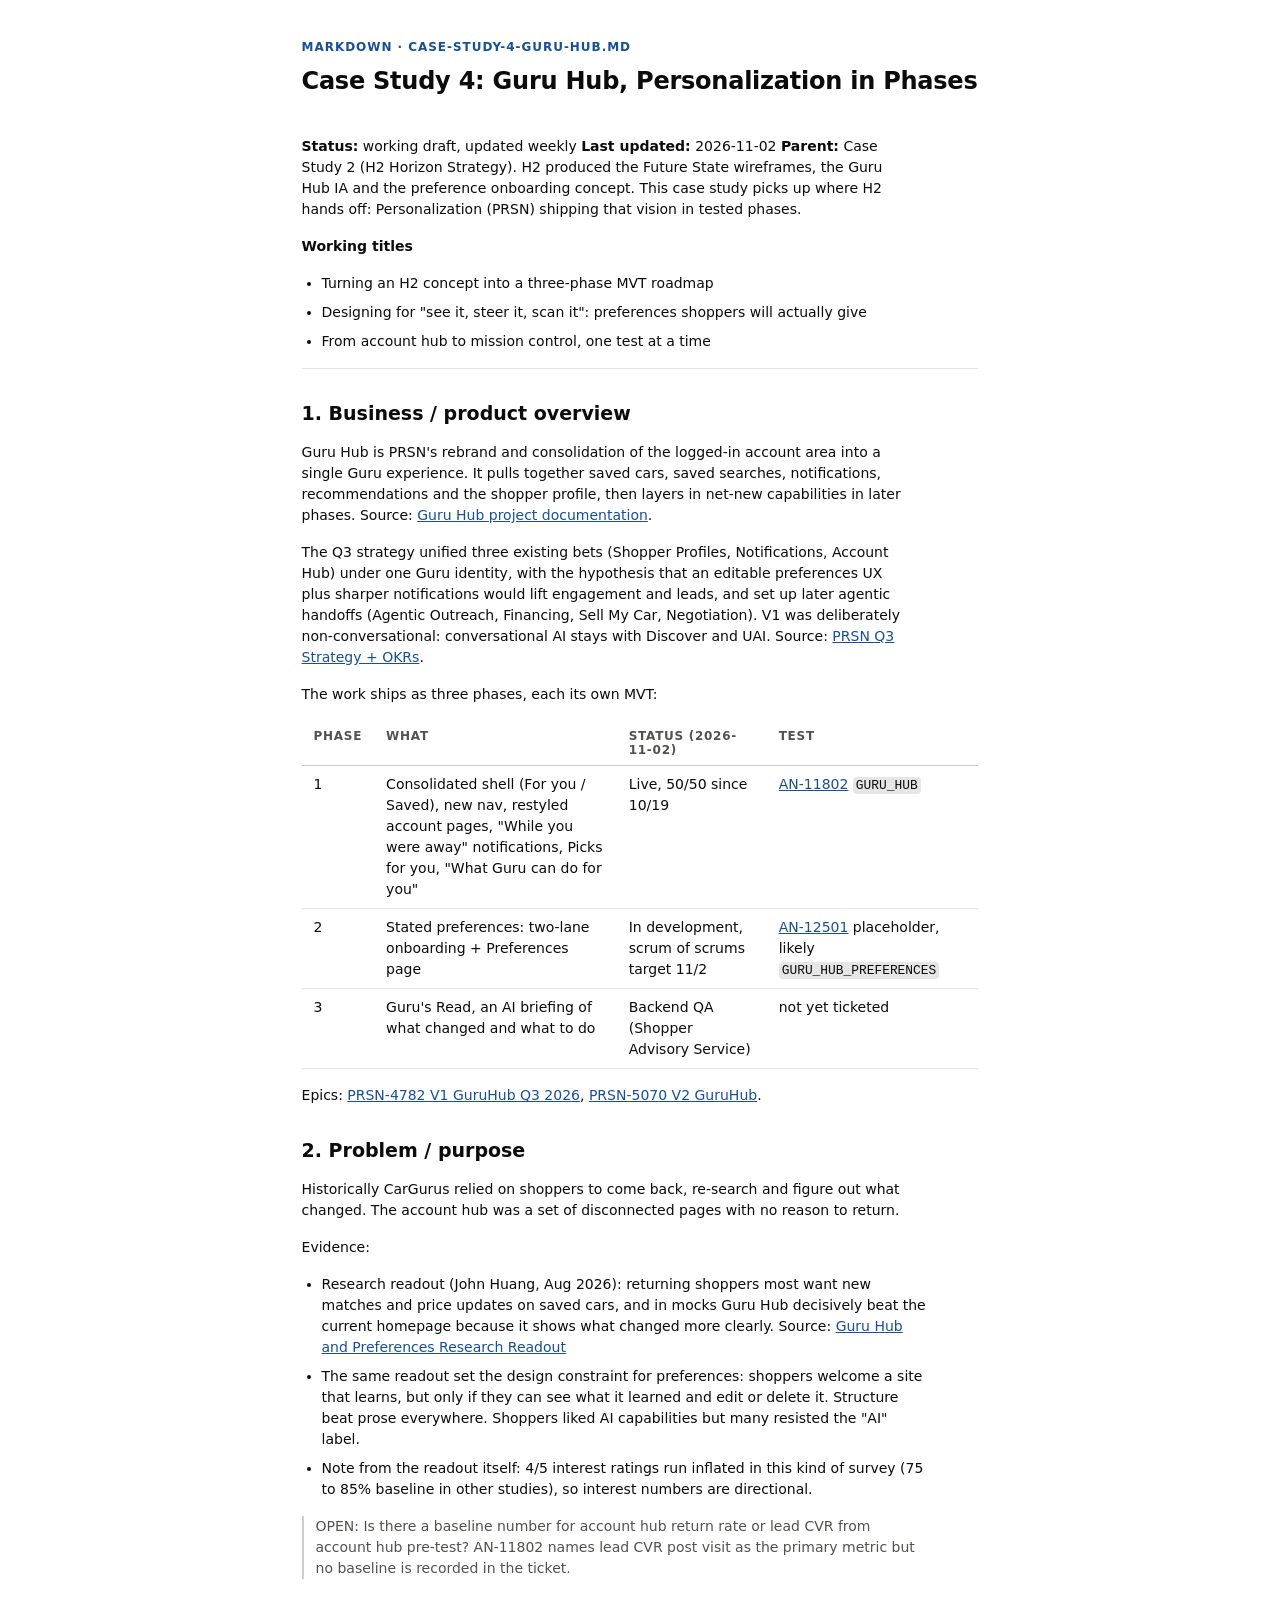
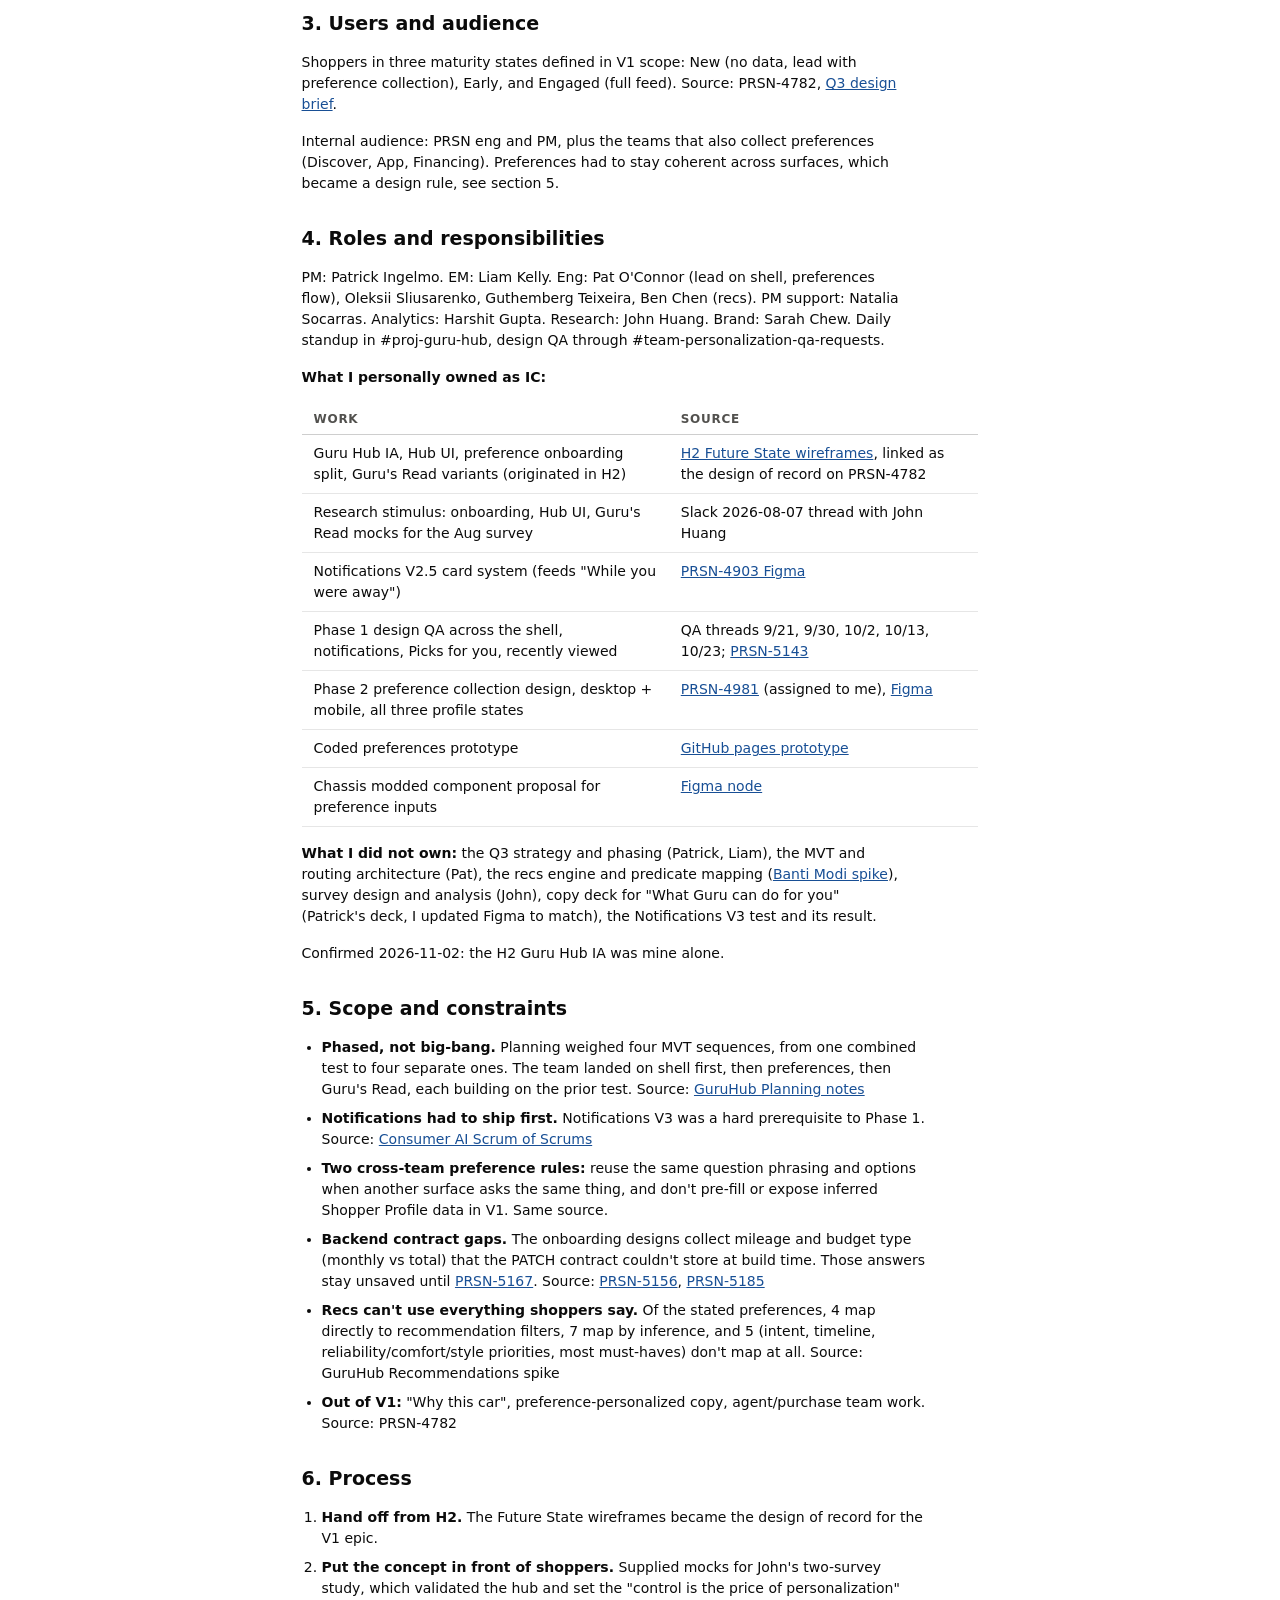
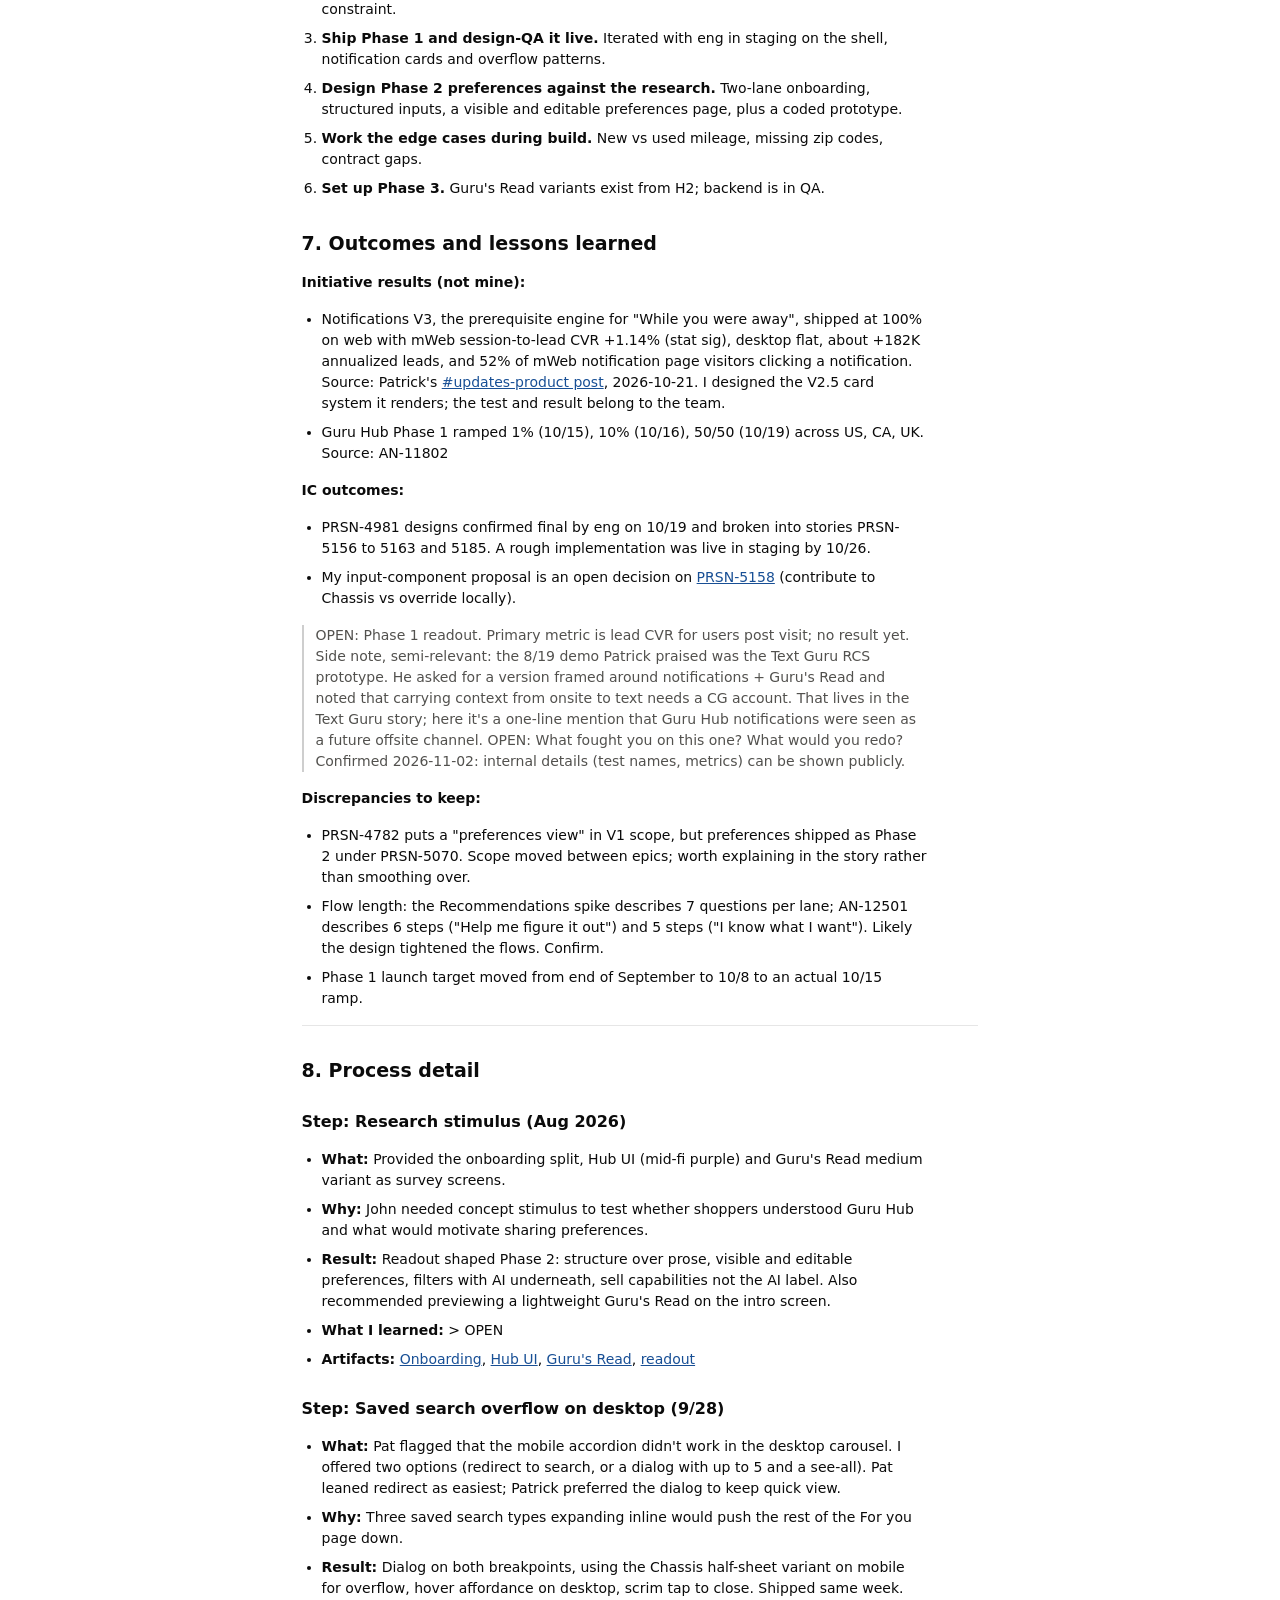
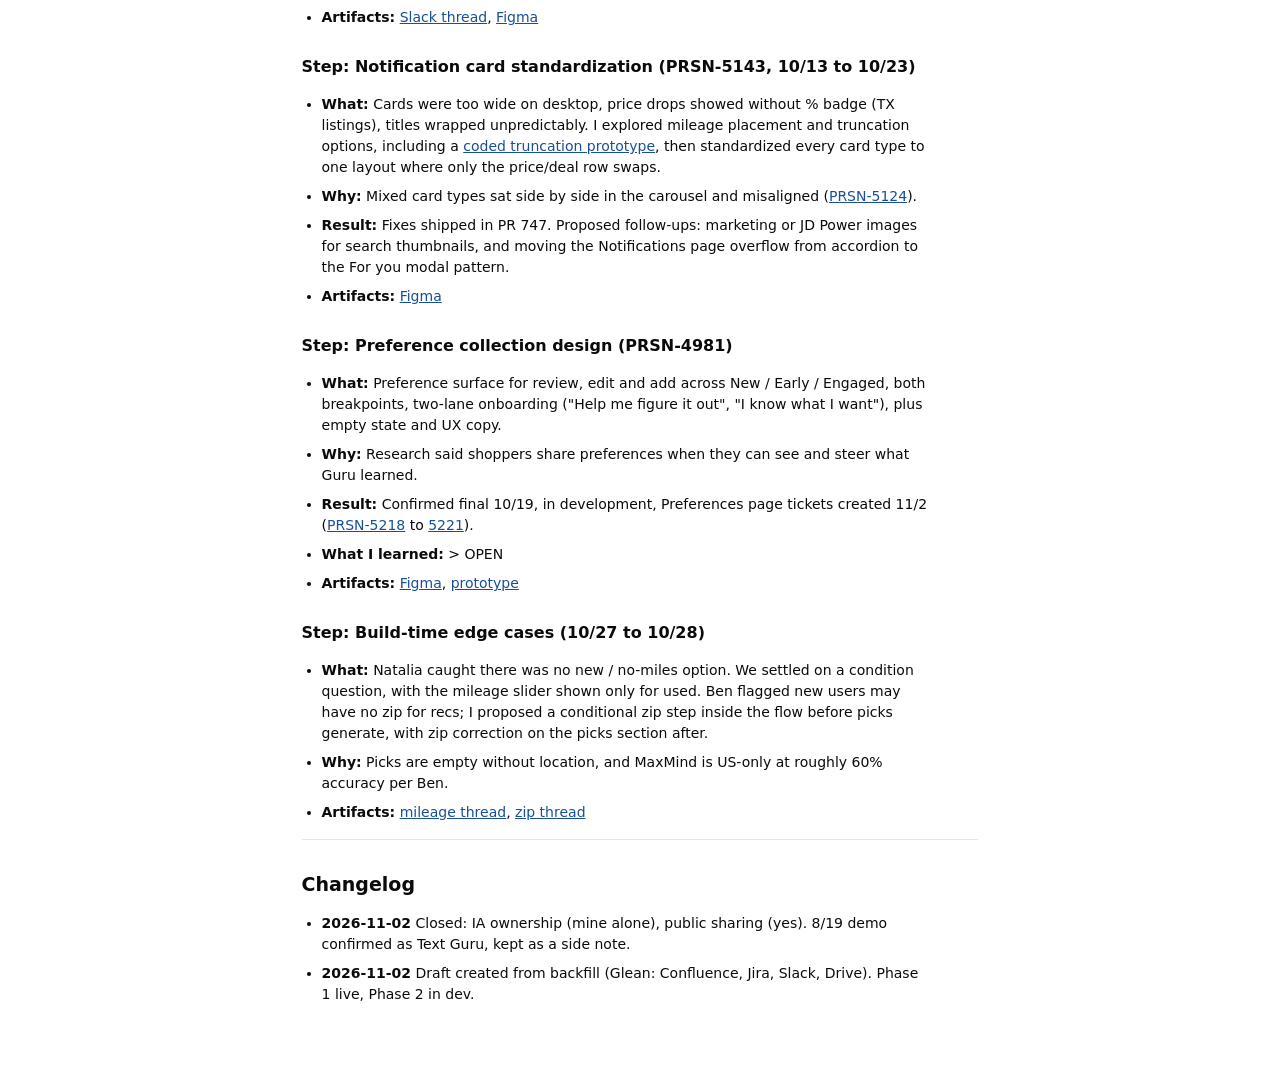
<file: cases/case-study-4-guru-hub.md.html>
<!doctype html><html><head><meta charset=utf8><meta name=viewport content="width=device-width,initial-scale=1,viewport-fit=cover"><style>:root{color-scheme:light;box-sizing:border-box;padding-top:env(safe-area-inset-top,0px);padding-bottom:env(safe-area-inset-bottom,0px)}html{scroll-padding-top:env(safe-area-inset-top,0px)}body{margin:0;padding:0;font:14px -apple-system,BlinkMacSystemFont,sans-serif;background:#fff;color:#000}img{max-width:100%}[hidden]:not([hidden=until-found i]){display:none!important}</style></head><body>
<title>case-study-4-guru-hub.md</title>
<script>
  /* The viewer toggle stamps data-theme on the root element; the vendored
     CDS token block below keys its toggle axis on data-mode (the CDS
     convention) and cannot be edited (provenance-tested byte-identical).
     Mirroring the attribute lets that block serve the viewer toggle with
     its own precedence rules — toggle beats OS in both directions. Static,
     no author bytes. Without JS the toggle axis is inert and the OS axis
     (pure CSS) still themes the page. */
  (function () {
    var root = document.documentElement;
    var sync = function () {
      var t = root.getAttribute('data-theme');
      if (t) root.setAttribute('data-mode', t);
      else root.removeAttribute('data-mode');
    };
    sync();
    if (typeof MutationObserver !== 'undefined') {
      new MutationObserver(sync).observe(root, {
        attributes: true,
        attributeFilter: ['data-theme'],
      });
    }
  })();
</script>
<style>
  /* ===== BEGIN vendored @ant/cds tokens (src/frame/cdsTokens.vanilla.generated.css) =====
     Byte-identical to that file (drift-tested in test/frame/planArtifactHtml.test.ts).
     Do not edit this block: refresh the vendored file from @ant/cds and re-embed. */
/*
 * VENDORED — verbatim copy of @ant/cds tokens.vanilla.css (the CDS team's
 * framework-agnostic token export) from anthropics/apps@230786b7e9757b07527ac4283db9b19676a8ae91
 * (packages/cds/src/generated/tokens.vanilla.css).
 * upstream-sha256: 94f136cf38cc5f54c1b6dda76677c466b122f6b7e6f8702ef18774cbc7643152
 *   (sha256 of everything below this header comment, i.e. of the raw
 *   upstream file — recomputed and asserted by the "provenance hash"
 *   test, so a refresh that swaps bytes without updating this line
 *   fails CI rather than shipping a lying header.)
 *
 * Browser floor: the export uses hsl(from …) and color-mix() — ~Chrome 119 /
 * Safari 16.4. On older viewers the consuming declarations are dropped
 * SILENTLY (no error, no telemetry): borders, the alpha ramp, and dark
 * surfaces degrade. This line is the triage breadcrumb for "published
 * artifact looks broken" reports — ask the browser version first.
 *
 * The templates listed in scripts/embed-cds-tokens.ts embed this file
 * byte-for-byte between BEGIN/END markers; drift tests assert the copies
 * stay identical. To refresh: copy the upstream generated file below this
 * header, update the commit hash and upstream-sha256 above, run
 * `bun scripts/embed-cds-tokens.ts`, then `bun test
 * test/frame/planArtifactHtml.test.ts` (see that script's header for the rest).
 */

/**
 * GENERATED — do not edit. Run `yarn workspace @ant/cds gen:tokens`.
 *
 * Framework-agnostic CDS token export: unprefixed `--*` custom
 * properties under `:root`, with dark-mode overrides under
 * `[data-mode="dark"]` and `@media (prefers-color-scheme: dark)`.
 * No `.cds-root` scoping, density steps, or component-private tokens.
 *
 * Source: `packages/cds/tokens/`. For the full React/Tailwind build
 * (scoped under `.cds-root`), see `tokens.css`.
 */

:root {
  --radius: 8px;
  --h-control: 32px;
  --h-control-nested: 22px;
  --icon: 20px;
  --pad-sm: 8px;
  --pad-md: 12px;
  --pad-lg: 16px;
  --pad-xl: 24px;
  --gap-xs: 8px;
  --gap-sm: 12px;
  --gap-md: 16px;
  --gap-lg: 28px;
  --gap-xl: 40px;
  --outset-x: 0px;
  --outset-y: 0px;
  --border: var(--alpha-2);
  --border-accent: var(--blue-250);
  --border-danger: var(--red-250);
  --border-success: var(--green-250);
  --border-warning: var(--yellow-250);
  --border-pro: var(--violet-250);
  --border-git-added: color-mix(in srgb, var(--text-git-added) 40%, transparent);
  --border-git-removed: color-mix(in srgb, var(--text-git-removed) 40%, transparent);
  --border-git-modified: color-mix(in srgb, var(--text-git-modified) 40%, transparent);
  --border-git-merged: color-mix(in srgb, var(--text-git-merged) 40%, transparent);
  --border-git-closed: color-mix(in srgb, var(--text-git-closed) 40%, transparent);
  --border-git-conflicting: color-mix(in srgb, var(--text-git-conflicting) 40%, transparent);
  --border-git-draft: color-mix(in srgb, var(--text-git-draft) 40%, transparent);
  --border-git-opened: var(--border-git-added);
  --border-git-queued: var(--border-git-modified);
  --border-strong: var(--alpha-3);
  --border-stronger: hsl(from var(--neutral-900) h s l / 40%);
  --shadow-sm: 0 1px 2px 0 hsl(from var(--gray-900) h s l / 6%), 0 2px 8px 0 var(--shadow-color);
  --shadow-md: 0 2px 4px 0 hsl(from var(--gray-900) h s l / 7%), 0 6px 16px 0 var(--shadow-color);
  --shadow-lg: 0 4px 8px 0 hsl(from var(--gray-900) h s l / 8%), 0 12px 28px -2px var(--shadow-color);
  --shadow-color: hsl(from var(--gray-900) h s l / 8%);
  --shadow-popover: 0 8px 24px rgb(0 0 0 / 0.12), 0 2px 6px rgb(0 0 0 / 0.08);
  --ring-outer: 1px;
  --ring-inner: 0px;
  --ring-color: var(--border);
  --focus-shadow: inset 0 0 0 1px var(--page-bg), 0 0 0 1px var(--fill-accent), 0 0 6px 1px var(--bg-accent);
  --font-mono: var(--font-anthropic-mono, "Anthropic Mono Variable"), "Anthropic Mono", "SF Mono", ui-monospace, Menlo, Consolas, monospace;
  --font-system: ui-sans-serif, system-ui, -apple-system, "Segoe UI", Roboto, sans-serif;
  --font-sans: var(--font-anthropic-sans, "Anthropic Sans Variable", "Anthropic Sans"), var(--font-system);
  --font-voice: var(--font-anthropic-serif, "Anthropic Serif Variable", "Anthropic Serif"), ui-serif, Georgia, "Times New Roman", serif;
  --ease-out: cubic-bezier(0.165, 0.84, 0.44, 1);
  --ease-snap: cubic-bezier(0.32, 0.72, 0, 1);
  --ease-overshoot: cubic-bezier(0.34, 1.3, 0.64, 1);
  --dur-fast: 60ms;
  --dur-snap: 120ms;
  --dur-base: 200ms;
  --dur-slow: 450ms;
  --btn-spring: linear(0, 0.2459, 0.6526, 0.9468, 1.0764, 1.0915, 1.0585, 1.0219, 0.9993, 0.9914, 0.9921, 0.9957, 0.9988, 1.0004, 1);
  --black: #000000;
  --oncolor-200: hsl(60 6.7% 97.1% / 0.75);
  --oncolor-300: hsl(60 6.7% 97.1% / 0.5);
  --clay: #d97757;
  --clay-emphasized: #c6613f;
  --heather: #cbcadb;
  --plum: #827dbd;
  --cactus: #bcd1ca;
  --mineral: #629987;
  --peach: #ebc9b7;
  --gray-0: #ffffff;
  --gray-10: #fcfcfb;
  --gray-20: #f9f9f7;
  --gray-30: #f6f6f4;
  --gray-40: #f3f3f0;
  --gray-50: #f0efec;
  --gray-60: #edece8;
  --gray-70: #eae9e4;
  --gray-80: #e7e6e1;
  --gray-90: #e4e3dd;
  --gray-100: #e1e0d9;
  --gray-150: #d2d1c7;
  --gray-200: #c3c2b7;
  --gray-250: #b4b3a8;
  --gray-300: #a5a49a;
  --gray-350: #97958d;
  --gray-400: #898781;
  --gray-450: #7b7974;
  --gray-500: #6d6b67;
  --gray-550: #5f5e5a;
  --gray-600: #52514e;
  --gray-650: #454442;
  --gray-700: #383835;
  --gray-750: #2c2c2a;
  --gray-800: #20201f;
  --gray-810: #1e1e1d;
  --gray-820: #1c1c1b;
  --gray-830: #1a1a19;
  --gray-840: #181817;
  --gray-850: #151515;
  --gray-860: #131313;
  --gray-870: #111111;
  --gray-880: #0f0f0f;
  --gray-890: #0d0d0d;
  --gray-900: #0b0b0b;
  --red-0: #ffffff;
  --red-10: #fffbfb;
  --red-20: #fef7f7;
  --red-30: #fef3f3;
  --red-40: #fdefef;
  --red-50: #fbebeb;
  --red-60: #fae7e7;
  --red-70: #fae3e3;
  --red-80: #fadfdf;
  --red-90: #fadada;
  --red-100: #fad6d6;
  --red-150: #f7c1c1;
  --red-200: #f4abab;
  --red-250: #f09595;
  --red-300: #ec7e7e;
  --red-350: #e66767;
  --red-400: #e34948;
  --red-450: #d03b3b;
  --red-500: #b93535;
  --red-550: #a32c2c;
  --red-600: #8e2626;
  --red-650: #791e1e;
  --red-700: #641919;
  --red-750: #511212;
  --red-800: #3c0e0e;
  --red-810: #380d0d;
  --red-820: #340c0c;
  --red-830: #310b0b;
  --red-840: #2d0a0a;
  --red-850: #280a0a;
  --red-860: #230b0a;
  --red-870: #1d0b0a;
  --red-880: #170c0b;
  --red-890: #110c0b;
  --red-900: #0b0b0b;
  --orange-0: #ffffff;
  --orange-10: #fefbfa;
  --orange-20: #fdf7f5;
  --orange-30: #fcf4f0;
  --orange-40: #faf0ec;
  --orange-50: #f9ece7;
  --orange-60: #f8e9e2;
  --orange-70: #f7e5dd;
  --orange-80: #f7e1d7;
  --orange-90: #f7dcd1;
  --orange-100: #f7d8cb;
  --orange-150: #f3c5b2;
  --orange-200: #f4ae94;
  --orange-250: #f09978;
  --orange-300: #ec835a;
  --orange-350: #eb6834;
  --orange-400: #d95926;
  --orange-450: #c25124;
  --orange-500: #ae461c;
  --orange-550: #993d19;
  --orange-600: #863311;
  --orange-650: #712b0f;
  --orange-700: #5d230b;
  --orange-750: #4b1b08;
  --orange-800: #371407;
  --orange-810: #341307;
  --orange-820: #301106;
  --orange-830: #2d1006;
  --orange-840: #290f06;
  --orange-850: #240e07;
  --orange-860: #1f0e08;
  --orange-870: #1a0e09;
  --orange-880: #150d0a;
  --orange-890: #100c0b;
  --orange-900: #0b0b0b;
  --yellow-0: #ffffff;
  --yellow-10: #fefcf8;
  --yellow-20: #fcf8f1;
  --yellow-30: #fbf5ea;
  --yellow-40: #f9f2e4;
  --yellow-50: #f9eeda;
  --yellow-60: #faebce;
  --yellow-70: #fae7c2;
  --yellow-80: #fae3b8;
  --yellow-90: #f9e0b0;
  --yellow-100: #f9dca4;
  --yellow-150: #f9c868;
  --yellow-200: #fab219;
  --yellow-250: #eda100;
  --yellow-300: #db9300;
  --yellow-350: #c98500;
  --yellow-400: #b77700;
  --yellow-450: #a66a00;
  --yellow-500: #945d00;
  --yellow-550: #835100;
  --yellow-600: #734500;
  --yellow-650: #623900;
  --yellow-700: #512e00;
  --yellow-750: #412400;
  --yellow-800: #311a00;
  --yellow-810: #2e1800;
  --yellow-820: #2b1700;
  --yellow-830: #271500;
  --yellow-840: #231402;
  --yellow-850: #1f1204;
  --yellow-860: #1b1106;
  --yellow-870: #171007;
  --yellow-880: #130e09;
  --yellow-890: #0f0d0a;
  --yellow-900: #0b0b0b;
  --green-0: #ffffff;
  --green-10: #fafdfa;
  --green-20: #f5fbf4;
  --green-30: #f0f9ef;
  --green-40: #ebf7e9;
  --green-50: #e5f4e4;
  --green-60: #e0f2de;
  --green-70: #dbf0d8;
  --green-80: #d5eed3;
  --green-90: #d0eccd;
  --green-100: #caeac7;
  --green-150: #aee0a9;
  --green-200: #91d68b;
  --green-250: #73cb6d;
  --green-300: #55bf50;
  --green-350: #35b231;
  --green-400: #0ca30c;
  --green-450: #009300;
  --green-500: #008300;
  --green-550: #007300;
  --green-600: #006300;
  --green-650: #005400;
  --green-700: #074506;
  --green-750: #0f350d;
  --green-800: #11260f;
  --green-810: #10230f;
  --green-820: #10210f;
  --green-830: #101e0f;
  --green-840: #101b0f;
  --green-850: #0f180e;
  --green-860: #0e160e;
  --green-870: #0e130d;
  --green-880: #0d100d;
  --green-890: #0c0e0c;
  --green-900: #0b0b0b;
  --aqua-0: #ffffff;
  --aqua-10: #f9fdfb;
  --aqua-20: #f3fbf8;
  --aqua-30: #edf9f4;
  --aqua-40: #e8f7f1;
  --aqua-50: #e2f4ed;
  --aqua-60: #dcf2ea;
  --aqua-70: #d5f0e6;
  --aqua-80: #ceefe2;
  --aqua-90: #c7eddf;
  --aqua-100: #bfebdb;
  --aqua-150: #a0e1c9;
  --aqua-200: #7ad7b4;
  --aqua-250: #5acba0;
  --aqua-300: #3bbd8c;
  --aqua-350: #1baf7a;
  --aqua-400: #199e70;
  --aqua-450: #138e65;
  --aqua-500: #0f7e5c;
  --aqua-550: #0e6e53;
  --aqua-600: #065f49;
  --aqua-650: #095040;
  --aqua-700: #034235;
  --aqua-750: #02342b;
  --aqua-800: #022720;
  --aqua-810: #02241e;
  --aqua-820: #02221c;
  --aqua-830: #021f1a;
  --aqua-840: #031c18;
  --aqua-850: #051a16;
  --aqua-860: #071713;
  --aqua-870: #081411;
  --aqua-880: #0a110f;
  --aqua-890: #0b0e0d;
  --aqua-900: #0b0b0b;
  --blue-0: #ffffff;
  --blue-10: #fafcff;
  --blue-20: #f5f9fe;
  --blue-30: #f0f7fe;
  --blue-40: #ebf4fc;
  --blue-50: #e7f1fb;
  --blue-60: #e2eefa;
  --blue-70: #ddebfa;
  --blue-80: #d7e8fa;
  --blue-90: #d2e5fa;
  --blue-100: #cde2fb;
  --blue-150: #b7d3f6;
  --blue-200: #9ec5f4;
  --blue-250: #86b6ef;
  --blue-300: #6da7ec;
  --blue-350: #5598e7;
  --blue-400: #3987e5;
  --blue-450: #2a78d6;
  --blue-500: #256abf;
  --blue-550: #1c5cab;
  --blue-600: #184f95;
  --blue-650: #104281;
  --blue-700: #0d366b;
  --blue-750: #062b57;
  --blue-800: #032042;
  --blue-810: #031e3d;
  --blue-820: #021c39;
  --blue-830: #021a36;
  --blue-840: #021831;
  --blue-850: #03162c;
  --blue-860: #051426;
  --blue-870: #07121f;
  --blue-880: #091018;
  --blue-890: #0a0d11;
  --blue-900: #0b0b0b;
  --violet-0: #ffffff;
  --violet-10: #fcfbff;
  --violet-20: #f8f8ff;
  --violet-30: #f5f4ff;
  --violet-40: #f2f1ff;
  --violet-50: #efedff;
  --violet-60: #ebeafe;
  --violet-70: #e8e6fe;
  --violet-80: #e5e2fd;
  --violet-90: #e2dffd;
  --violet-100: #dfdbfd;
  --violet-150: #cfcafb;
  --violet-200: #bfb9f5;
  --violet-250: #b0a7f2;
  --violet-300: #a096eb;
  --violet-350: #9085e9;
  --violet-400: #8173e3;
  --violet-450: #7161e0;
  --violet-500: #6250d6;
  --violet-550: #5645be;
  --violet-600: #4a3aa7;
  --violet-650: #3e318e;
  --violet-700: #322777;
  --violet-750: #271e60;
  --violet-800: #1d1649;
  --violet-810: #1b1544;
  --violet-820: #19133f;
  --violet-830: #17123b;
  --violet-840: #151036;
  --violet-850: #130f32;
  --violet-860: #110e2b;
  --violet-870: #0f0e23;
  --violet-880: #0e0d1b;
  --violet-890: #0c0c13;
  --violet-900: #0b0b0b;
  --magenta-0: #ffffff;
  --magenta-10: #fefbfc;
  --magenta-20: #fef6f9;
  --magenta-30: #fdf2f6;
  --magenta-40: #fbeff3;
  --magenta-50: #faebf0;
  --magenta-60: #f9e6ed;
  --magenta-70: #f9e2eb;
  --magenta-80: #f9dee8;
  --magenta-90: #f9d9e5;
  --magenta-100: #f9d4e2;
  --magenta-150: #f3c0d3;
  --magenta-200: #f3a8c3;
  --magenta-250: #ed93b4;
  --magenta-300: #e87ba4;
  --magenta-350: #e46191;
  --magenta-400: #d55181;
  --magenta-450: #c04873;
  --magenta-500: #ad3d66;
  --magenta-550: #993458;
  --magenta-600: #862a4c;
  --magenta-650: #722340;
  --magenta-700: #5e1c34;
  --magenta-750: #4c1429;
  --magenta-800: #390f1f;
  --magenta-810: #360d1c;
  --magenta-820: #320c1a;
  --magenta-830: #2f0b18;
  --magenta-840: #2b0a16;
  --magenta-850: #270a14;
  --magenta-860: #220a12;
  --magenta-870: #1c0b11;
  --magenta-880: #170b0f;
  --magenta-890: #110b0d;
  --magenta-900: #0b0b0b;
  --pictogram-highlight-default: var(--gray-80);
  --pictogram-highlight-heather: var(--heather);
  --pictogram-highlight-cactus: var(--cactus);
  --pictogram-highlight-peach: var(--peach);
  --cursor-interactive: pointer;
  --neutral-0: var(--gray-0);
  --neutral-10: var(--gray-10);
  --neutral-20: var(--gray-20);
  --neutral-30: var(--gray-30);
  --neutral-40: var(--gray-40);
  --neutral-50: var(--gray-50);
  --neutral-60: var(--gray-60);
  --neutral-70: var(--gray-70);
  --neutral-80: var(--gray-80);
  --neutral-90: var(--gray-90);
  --neutral-100: var(--gray-100);
  --neutral-150: var(--gray-150);
  --neutral-200: var(--gray-200);
  --neutral-250: var(--gray-250);
  --neutral-300: var(--gray-300);
  --neutral-350: var(--gray-350);
  --neutral-400: var(--gray-400);
  --neutral-450: var(--gray-450);
  --neutral-500: var(--gray-500);
  --neutral-550: var(--gray-550);
  --neutral-600: var(--gray-600);
  --neutral-650: var(--gray-650);
  --neutral-700: var(--gray-700);
  --neutral-750: var(--gray-750);
  --neutral-800: var(--gray-800);
  --neutral-810: var(--gray-810);
  --neutral-820: var(--gray-820);
  --neutral-830: var(--gray-830);
  --neutral-840: var(--gray-840);
  --neutral-850: var(--gray-850);
  --neutral-860: var(--gray-860);
  --neutral-870: var(--gray-870);
  --neutral-880: var(--gray-880);
  --neutral-890: var(--gray-890);
  --neutral-900: var(--gray-900);
  --alpha-0: hsl(from var(--neutral-900) h s l / 0%);
  --alpha-1: hsl(from var(--neutral-900) h s l / 5%);
  --alpha-2: hsl(from var(--neutral-900) h s l / 10%);
  --alpha-3: hsl(from var(--neutral-900) h s l / 20%);
  --alpha-4: hsl(from var(--neutral-900) h s l / 35%);
  --alpha-5: hsl(from var(--neutral-900) h s l / 50%);
  --alpha-6: hsl(from var(--neutral-900) h s l / 60%);
  --alpha-7: hsl(from var(--neutral-900) h s l / 70%);
  --alpha-8: hsl(from var(--neutral-900) h s l / 85%);
  --alpha-9: hsl(from var(--neutral-900) h s l / 95%);
  --surface-0: var(--gray-20);
  --surface-1: var(--gray-10);
  --surface-2: var(--gray-0);
  --surface-3: var(--gray-0);
  --surface-popover: var(--surface-3);
  --surface-panel: var(--surface-2);
  --page-bg: var(--surface-0);
  --fill-accent: var(--blue-450);
  --fill-accent-hover: var(--blue-400);
  --fill-danger: var(--red-450);
  --fill-danger-hover: var(--red-400);
  --fill-success: var(--green-450);
  --fill-success-hover: var(--green-400);
  --fill-warning: var(--yellow-200);
  --fill-warning-hover: var(--yellow-250);
  --fill-pro: var(--violet-450);
  --fill-pro-hover: var(--violet-400);
  --fill-git-added: #1a8633;
  --fill-git-added-hover: #1e9b3b;
  --fill-git-removed: var(--text-git-removed);
  --fill-git-removed-hover: #de295f;
  --fill-git-modified: #8b751c;
  --fill-git-modified-hover: #a08720;
  --fill-git-merged: #855fd6;
  --fill-git-merged-hover: #9473db;
  --fill-git-closed: #ed0b00;
  --fill-git-closed-hover: #ff1307;
  --fill-git-conflicting: #b85b19;
  --fill-git-conflicting-hover: #c5621b;
  --fill-git-draft: var(--text-git-draft);
  --fill-git-draft-hover: #808080;
  --fill-git-opened: var(--fill-git-added);
  --fill-git-opened-hover: var(--fill-git-added-hover);
  --fill-git-queued: var(--fill-git-modified);
  --fill-git-queued-hover: var(--fill-git-modified-hover);
  --fill-brand: var(--clay-emphasized);
  --fill-brand-hover: var(--clay);
  --fill-primary: var(--neutral-900);
  --fill-primary-hover: var(--neutral-750);
  --fill-secondary: hsl(0 0% 100% / 0.1);
  --fill-secondary-hover: var(--alpha-1);
  --fill-secondary-ring: var(--border);
  --fill-field: hsl(0 0% 100% / 0.5);
  --fill-ghost-hover: var(--alpha-1);
  --fill-disabled: var(--alpha-1);
  --fill-control: var(--alpha-2);
  --fill-control-hover: var(--alpha-3);
  --bg-accent: var(--blue-100);
  --bg-danger: var(--red-100);
  --bg-success: var(--green-100);
  --bg-warning: var(--yellow-100);
  --bg-pro: var(--violet-100);
  --bg-git-added: color-mix(in srgb, var(--text-git-added) 20%, transparent);
  --bg-git-removed: color-mix(in srgb, var(--text-git-removed) 20%, transparent);
  --bg-git-modified: color-mix(in srgb, var(--text-git-modified) 20%, transparent);
  --bg-git-merged: color-mix(in srgb, var(--text-git-merged) 20%, transparent);
  --bg-git-closed: color-mix(in srgb, var(--text-git-closed) 20%, transparent);
  --bg-git-conflicting: color-mix(in srgb, var(--text-git-conflicting) 20%, transparent);
  --bg-git-draft: color-mix(in srgb, var(--text-git-draft) 20%, transparent);
  --bg-git-opened: var(--bg-git-added);
  --bg-git-queued: var(--bg-git-modified);
  --bg-neutral: var(--alpha-1);
  --bg-neutral-hover: var(--alpha-2);
  --backdrop: rgb(0 0 0 / 0.4);
  --text-accent: var(--blue-600);
  --text-danger: var(--red-600);
  --text-success: var(--green-600);
  --text-warning: var(--yellow-600);
  --text-pro: var(--violet-600);
  --text-git-added: #1e9e3c;
  --text-git-removed: #cd2054;
  --text-git-modified: #98801f;
  --text-git-merged: #8e6bd9;
  --text-git-closed: #ff3a30;
  --text-git-conflicting: #c5621b;
  --text-git-draft: #737373;
  --text-git-opened: var(--text-git-added);
  --text-git-queued: var(--text-git-modified);
  --text-primary: var(--neutral-900);
  --text-secondary: var(--neutral-600);
  --text-muted: var(--neutral-400);
  --text-disabled: var(--alpha-4);
  --font-size-caption: 12px;
  --font-size-footnote: 13px;
  --font-size-code: 13px;
  --font-size-body: 14px;
  --font-size-heading: 15px;
  --font-size-title: 22px;
  --font-weight-regular: 400;
  --font-weight-medium: 500;
  --font-weight-semibold: 600;
  --font-weight-bold: 700;
  --leading-caption: 14px;
  --leading-footnote: 16px;
  --leading-code: 19px;
  --leading-body: 20px;
  --leading-heading: 20px;
  --leading-title: 26px;
  --on-primary: var(--neutral-0);
  --on-accent: var(--gray-0);
  --on-danger: var(--gray-0);
  --on-success: var(--gray-900);
  --on-warning: var(--gray-900);
  --on-pro: var(--gray-0);
  --on-git-added: var(--gray-0);
  --on-git-removed: var(--gray-0);
  --on-git-modified: var(--gray-0);
  --on-git-merged: var(--gray-0);
  --on-git-closed: var(--gray-0);
  --on-git-conflicting: var(--gray-0);
  --on-git-draft: var(--gray-0);
  --on-git-opened: var(--on-git-added);
  --on-git-queued: var(--on-git-modified);
  --on-brand: var(--gray-0);
  --z-modal: 40;
  --z-coachmark: 35;
  --z-popover: 50;
  --z-tooltip: 50;
  --z-toast: 60;
}

[data-mode="dark"] {
  --border-accent: var(--blue-700);
  --border-danger: var(--red-700);
  --border-success: var(--green-700);
  --border-warning: var(--yellow-700);
  --border-pro: var(--violet-700);
  --shadow-color: hsl(0 0% 0% / 0.24);
  --shadow-popover: 0 8px 24px rgb(0 0 0 / 0.32), 0 2px 6px rgb(0 0 0 / 0.2);
  --ring-outer: 0px;
  --ring-inner: 1px;
  --ring-color: var(--alpha-2);
  --focus-shadow: inset 0 0 0 1px var(--page-bg), 0 0 0 1px var(--fill-accent), 0 0 6px 1px hsl(from var(--blue-600) h s l / 60%);
  --pictogram-highlight-default: var(--gray-650);
  --pictogram-highlight-heather: var(--plum);
  --pictogram-highlight-cactus: var(--mineral);
  --pictogram-highlight-peach: var(--clay-emphasized);
  --neutral-0: var(--gray-900);
  --neutral-10: var(--gray-890);
  --neutral-20: var(--gray-880);
  --neutral-30: var(--gray-870);
  --neutral-40: var(--gray-860);
  --neutral-50: var(--gray-850);
  --neutral-60: var(--gray-840);
  --neutral-70: var(--gray-830);
  --neutral-80: var(--gray-820);
  --neutral-90: var(--gray-810);
  --neutral-100: var(--gray-800);
  --neutral-150: var(--gray-750);
  --neutral-200: var(--gray-700);
  --neutral-250: var(--gray-650);
  --neutral-300: var(--gray-600);
  --neutral-350: var(--gray-550);
  --neutral-400: var(--gray-500);
  --neutral-450: var(--gray-450);
  --neutral-500: var(--gray-400);
  --neutral-550: var(--gray-350);
  --neutral-600: var(--gray-300);
  --neutral-650: var(--gray-250);
  --neutral-700: var(--gray-200);
  --neutral-750: var(--gray-150);
  --neutral-800: var(--gray-100);
  --neutral-810: var(--gray-90);
  --neutral-820: var(--gray-80);
  --neutral-830: var(--gray-70);
  --neutral-840: var(--gray-60);
  --neutral-850: var(--gray-50);
  --neutral-860: var(--gray-40);
  --neutral-870: var(--gray-30);
  --neutral-880: var(--gray-20);
  --neutral-890: var(--gray-10);
  --neutral-900: var(--gray-0);
  --surface-0: var(--gray-890);
  --surface-1: var(--gray-830);
  --surface-2: var(--gray-750);
  --surface-3: var(--gray-700);
  --fill-git-added: var(--text-git-added);
  --fill-git-added-hover: #27c840;
  --fill-git-removed-hover: #ff1342;
  --fill-git-modified: var(--text-git-modified);
  --fill-git-modified-hover: #fac800;
  --fill-git-merged: var(--text-git-merged);
  --fill-git-merged-hover: #a67dff;
  --fill-git-closed: var(--text-git-closed);
  --fill-git-closed-hover: #ff4940;
  --fill-git-conflicting: var(--text-git-conflicting);
  --fill-git-conflicting-hover: #f97a1f;
  --fill-git-draft-hover: #999999;
  --fill-primary-hover: var(--gray-100);
  --fill-secondary: var(--alpha-2);
  --fill-secondary-hover: hsl(0 0% 100% / 0.14);
  --fill-secondary-ring: transparent;
  --fill-field: var(--fill-secondary);
  --bg-accent: var(--blue-800);
  --bg-danger: var(--red-800);
  --bg-success: var(--green-800);
  --bg-warning: var(--yellow-800);
  --bg-pro: var(--violet-800);
  --backdrop: rgb(0 0 0 / 0.5);
  --text-accent: var(--blue-300);
  --text-danger: var(--red-300);
  --text-success: var(--green-400);
  --text-warning: var(--yellow-300);
  --text-pro: var(--violet-300);
  --text-git-added: #32d74b;
  --text-git-removed: #ff2c56;
  --text-git-modified: #ffd014;
  --text-git-merged: #b796ff;
  --text-git-closed: #ff6159;
  --text-git-conflicting: #fa832e;
  --text-git-draft: #a6a6a6;
  --text-secondary: var(--gray-200);
  --text-muted: var(--gray-400);
  --on-git-added: var(--gray-900);
  --on-git-removed: var(--gray-900);
  --on-git-modified: var(--gray-900);
  --on-git-merged: var(--gray-900);
  --on-git-closed: var(--gray-900);
  --on-git-conflicting: var(--gray-900);
  --on-git-draft: var(--gray-900);
}

@media (prefers-color-scheme: dark) {
  :root:where(:not([data-mode="light"])) {
    --border-accent: var(--blue-700);
    --border-danger: var(--red-700);
    --border-success: var(--green-700);
    --border-warning: var(--yellow-700);
    --border-pro: var(--violet-700);
    --shadow-color: hsl(0 0% 0% / 0.24);
    --shadow-popover: 0 8px 24px rgb(0 0 0 / 0.32), 0 2px 6px rgb(0 0 0 / 0.2);
    --ring-outer: 0px;
    --ring-inner: 1px;
    --ring-color: var(--alpha-2);
    --focus-shadow: inset 0 0 0 1px var(--page-bg), 0 0 0 1px var(--fill-accent), 0 0 6px 1px hsl(from var(--blue-600) h s l / 60%);
    --pictogram-highlight-default: var(--gray-650);
    --pictogram-highlight-heather: var(--plum);
    --pictogram-highlight-cactus: var(--mineral);
    --pictogram-highlight-peach: var(--clay-emphasized);
    --neutral-0: var(--gray-900);
    --neutral-10: var(--gray-890);
    --neutral-20: var(--gray-880);
    --neutral-30: var(--gray-870);
    --neutral-40: var(--gray-860);
    --neutral-50: var(--gray-850);
    --neutral-60: var(--gray-840);
    --neutral-70: var(--gray-830);
    --neutral-80: var(--gray-820);
    --neutral-90: var(--gray-810);
    --neutral-100: var(--gray-800);
    --neutral-150: var(--gray-750);
    --neutral-200: var(--gray-700);
    --neutral-250: var(--gray-650);
    --neutral-300: var(--gray-600);
    --neutral-350: var(--gray-550);
    --neutral-400: var(--gray-500);
    --neutral-450: var(--gray-450);
    --neutral-500: var(--gray-400);
    --neutral-550: var(--gray-350);
    --neutral-600: var(--gray-300);
    --neutral-650: var(--gray-250);
    --neutral-700: var(--gray-200);
    --neutral-750: var(--gray-150);
    --neutral-800: var(--gray-100);
    --neutral-810: var(--gray-90);
    --neutral-820: var(--gray-80);
    --neutral-830: var(--gray-70);
    --neutral-840: var(--gray-60);
    --neutral-850: var(--gray-50);
    --neutral-860: var(--gray-40);
    --neutral-870: var(--gray-30);
    --neutral-880: var(--gray-20);
    --neutral-890: var(--gray-10);
    --neutral-900: var(--gray-0);
    --surface-0: var(--gray-890);
    --surface-1: var(--gray-830);
    --surface-2: var(--gray-750);
    --surface-3: var(--gray-700);
    --fill-git-added: var(--text-git-added);
    --fill-git-added-hover: #27c840;
    --fill-git-removed-hover: #ff1342;
    --fill-git-modified: var(--text-git-modified);
    --fill-git-modified-hover: #fac800;
    --fill-git-merged: var(--text-git-merged);
    --fill-git-merged-hover: #a67dff;
    --fill-git-closed: var(--text-git-closed);
    --fill-git-closed-hover: #ff4940;
    --fill-git-conflicting: var(--text-git-conflicting);
    --fill-git-conflicting-hover: #f97a1f;
    --fill-git-draft-hover: #999999;
    --fill-primary-hover: var(--gray-100);
    --fill-secondary: var(--alpha-2);
    --fill-secondary-hover: hsl(0 0% 100% / 0.14);
    --fill-secondary-ring: transparent;
    --fill-field: var(--fill-secondary);
    --bg-accent: var(--blue-800);
    --bg-danger: var(--red-800);
    --bg-success: var(--green-800);
    --bg-warning: var(--yellow-800);
    --bg-pro: var(--violet-800);
    --backdrop: rgb(0 0 0 / 0.5);
    --text-accent: var(--blue-300);
    --text-danger: var(--red-300);
    --text-success: var(--green-400);
    --text-warning: var(--yellow-300);
    --text-pro: var(--violet-300);
    --text-git-added: #32d74b;
    --text-git-removed: #ff2c56;
    --text-git-modified: #ffd014;
    --text-git-merged: #b796ff;
    --text-git-closed: #ff6159;
    --text-git-conflicting: #fa832e;
    --text-git-draft: #a6a6a6;
    --text-secondary: var(--gray-200);
    --text-muted: var(--gray-400);
    --on-git-added: var(--gray-900);
    --on-git-removed: var(--gray-900);
    --on-git-modified: var(--gray-900);
    --on-git-merged: var(--gray-900);
    --on-git-closed: var(--gray-900);
    --on-git-conflicting: var(--gray-900);
    --on-git-draft: var(--gray-900);
  }
}

  /* ===== END vendored @ant/cds tokens ===== */

  /* Deviations from stock CDS — the only hand-maintained token values.
     De-brand invariant: published artifacts use plain system font stacks
     (no Anthropic fonts or serif voice) and a white light surface. Both
     font overrides are load-bearing — the vendored stacks lead with
     Anthropic Sans/Mono. The --hl-* highlight theme is this template's
     own extension, mapped to canonical CDS palette stops above. */
  :root {
    color-scheme: light dark;
    --font-sans: var(--font-system);
    --font-mono: ui-monospace, "SF Mono", Menlo, Consolas, monospace;
    --surface-0: #ffffff;
    --hl-comment: var(--gray-400);
    --hl-keyword: var(--violet-600);
    --hl-string: var(--green-600);
    --hl-number: var(--magenta-600);
    --hl-title: var(--blue-600);
    --hl-attr: var(--aqua-600);
    --hl-deletion: var(--red-600);
  }
  /* Dark re-overrides: the white-surface deviation above is light-only,
     and source order would otherwise beat the vendored dark block (equal
     :root specificity), so dark restores the canonical surface here —
     under both axes, mirroring the vendored block's own structure: the
     media block carries the same :where() zero-specificity guard so an
     explicit light stamp beats OS-dark, and the attribute block forces
     dark on an OS-light machine. */
  @media (prefers-color-scheme: dark) {
    :root:where(:not([data-mode="light"])) {
      --surface-0: var(--gray-890);
      --hl-keyword: var(--violet-300);
      --hl-string: var(--green-300);
      --hl-number: var(--magenta-300);
      --hl-title: var(--blue-300);
      --hl-attr: var(--aqua-300);
      --hl-deletion: var(--red-300);
    }
  }
  :root[data-mode="dark"] {
    color-scheme: dark;
    --surface-0: var(--gray-890);
    --hl-keyword: var(--violet-300);
    --hl-string: var(--green-300);
    --hl-number: var(--magenta-300);
    --hl-title: var(--blue-300);
    --hl-attr: var(--aqua-300);
    --hl-deletion: var(--red-300);
  }
  :root[data-mode="light"] { color-scheme: light; }
  /* Print is always light, regardless of the OS scheme or the toggle stamp
     (browsers don't print backgrounds by default). The vendored dark block
     cannot be switched off in print, so this re-pins — as literals — every
     token this template's element rules actually paint with; the selector
     list ties the attribute-dark scope and wins by source order. */
  @media print {
    :root, :root[data-mode="dark"] {
      color-scheme: light;
      --surface-0: #ffffff;
      --text-primary: #0b0b0b;
      --text-secondary: #52514e;
      --text-accent: #184f95;
      --border: rgba(11, 11, 11, 0.1);
      --border-strong: rgba(11, 11, 11, 0.2);
      --border-stronger: rgba(11, 11, 11, 0.4);
      --fill-control: rgba(11, 11, 11, 0.1);
      --hl-keyword: #4a3aa7;
      --hl-string: #006300;
      --hl-number: #862a4c;
      --hl-title: #184f95;
      --hl-attr: #065f49;
      --hl-deletion: #8e2626;
    }
  }

  body {
    background: var(--surface-0);
    color: var(--text-primary);
    font: 14px/1.5 var(--font-sans);
    overflow-wrap: break-word;
  }
  article {
    max-width: 76ch;
    margin: 0 auto;
    padding: var(--gap-xl) 24px 72px;
    display: flex;
    flex-direction: column;
    gap: var(--gap-xl);
  }
  header { display: flex; flex-direction: column; gap: var(--gap-sm); }
  .eyebrow {
    font: 600 12px/14px var(--font-sans);
    letter-spacing: 0.08em;
    text-transform: uppercase;
    color: var(--text-accent);
  }
  /* Document heading scale: 24/19/16/14 over the 14px body (~1.19 steps).
     Deliberately looser than the closed CDS UI scale — a long document
     needs more size differentiation between levels than app chrome does. */
  h1 {
    font: 600 24px/30px var(--font-sans);
    letter-spacing: -0.01em;
    text-wrap: balance;
    margin: 0;
  }
  h2 {
    font: 600 19px/25px var(--font-sans);
    text-wrap: balance;
    margin: 0;
  }
  h3 {
    font: 600 16px/22px var(--font-sans);
    text-wrap: balance;
    margin: 0;
  }
  h4, h5, h6 {
    font: 600 14px/20px var(--font-sans);
    text-wrap: balance;
    margin: 0;
  }
  section { display: flex; flex-direction: column; gap: var(--gap-md); }
  /* Heading rhythm inside the single mechanical-fill section: headings group
     with the content below them, not the paragraph above. Inert in the
     skill's multi-section flow, where each h2 is its section's first child. */
  section > :is(h2, h3, h4):not(:first-child) { margin-top: var(--gap-sm); }
  section > h2:not(:first-child) { margin-top: var(--gap-md); }
  p, li { margin: 0; max-width: 68ch; }
  .lede { font-size: 15px; line-height: 1.5; color: var(--text-secondary); }
  .lede:empty { display: none; }
  header h1:empty { display: none; }
  a { color: var(--text-accent); }
  code {
    font: 0.92em/1.5 var(--font-mono);
    background: var(--fill-control);
    padding: 1px 3px;
    border-radius: 4px;
  }
  a > code { background: none; color: inherit; }
  pre {
    font: 13px/19px var(--font-mono);
    background: var(--fill-control);
    border: 1px solid var(--border);
    border-radius: var(--radius);
    padding: var(--gap-sm) var(--gap-md);
    overflow-x: auto;
    margin: 0;
  }
  pre code { background: none; padding: 0; font: inherit; }
  /* Syntax-highlight theme for the hljs-* spans the injected client-side
     runtime (hljsHighlight.ts) emits. Colors are @ant/cds base-palette
     stops (600s light / 300s dark) — the hue families CDS derives its role
     colors from. */
  .hljs-comment, .hljs-quote, .hljs-meta { color: var(--hl-comment); font-style: italic; }
  .hljs-keyword, .hljs-selector-tag, .hljs-literal, .hljs-type, .hljs-doctag { color: var(--hl-keyword); }
  .hljs-string, .hljs-regexp, .hljs-addition { color: var(--hl-string); }
  .hljs-number, .hljs-symbol { color: var(--hl-number); }
  .hljs-title, .hljs-name, .hljs-section, .hljs-built_in { color: var(--hl-title); }
  .hljs-attr, .hljs-attribute, .hljs-variable, .hljs-template-variable, .hljs-params, .hljs-selector-attr, .hljs-selector-class, .hljs-selector-id { color: var(--hl-attr); }
  .hljs-deletion { color: var(--hl-deletion); }
  .hljs-emphasis { font-style: italic; }
  .hljs-strong { font-weight: 600; }
  blockquote {
    border-left: 2px solid var(--border-strong);
    padding-left: var(--gap-sm);
    color: var(--text-secondary);
    margin: 0;
  }
  table {
    display: block;
    width: max-content;
    max-width: 100%;
    overflow-x: auto;
    border-collapse: collapse;
    font-variant-numeric: tabular-nums;
  }
  th, td {
    text-align: left;
    vertical-align: top;
    padding: var(--gap-xs) var(--gap-sm);
    border-bottom: 1px solid var(--border);
  }
  th {
    font: 600 12px/14px var(--font-sans);
    letter-spacing: 0.06em;
    text-transform: uppercase;
    color: var(--text-secondary);
    border-bottom-color: var(--border-strong);
  }
  ul, ol { margin: 0; padding-left: 1.25rem; display: flex; flex-direction: column; gap: var(--gap-xs); }
  /* Task-list items: the box replaces the bullet in the same gutter, and the
     native disabled-checkbox rendering (dim, sub-pixel) is replaced with a
     CDS-colored box so checks read at a glance in both modes. fill-accent
     has no dark override in CDS, so the white check passes contrast in both.
     Both tight (`li > input`) and loose (`li > p > input` — marked wraps
     multi-block items in <p>) task-list shapes are covered. */
  li:has(> input[type="checkbox"]),
  li:has(> p:first-child > input[type="checkbox"]:first-child) {
    list-style: none;
    margin-left: -1.25rem;
  }
  :is(li, li > p:first-child) > input[type="checkbox"] {
    appearance: none;
    width: 14px;
    height: 14px;
    border: 1.5px solid var(--border-stronger);
    border-radius: 4px;
    background: var(--surface-0);
    margin: 0 6px 0 0;
    vertical-align: -2px;
  }
  :is(li, li > p:first-child) > input[type="checkbox"]:checked {
    background: var(--fill-accent) url("data:image/svg+xml,%3Csvg%20xmlns=%27http://www.w3.org/2000/svg%27%20viewBox=%270%200%2012%2012%27%3E%3Cpath%20d=%27M2.5%206.5%205%209l4.5-5.5%27%20fill=%27none%27%20stroke=%27%23fff%27%20stroke-width=%272%27%20stroke-linecap=%27round%27%20stroke-linejoin=%27round%27/%3E%3C/svg%3E") center/10px 10px no-repeat;
    border-color: var(--fill-accent);
  }
  /* Loose / multi-block list items: space the blocks inside an item. */
  :is(li, td, th) > * + :is(p, ul, ol, blockquote, pre) { margin-top: var(--gap-xs); }
  img { max-width: 100%; height: auto; border-radius: var(--radius); }
  hr { border: none; border-top: 1px solid var(--border); margin: 0; }
</style>

<article>
  <header>
    <span class="eyebrow">Markdown · case-study-4-guru-hub.md</span>
    <h1>Case Study 4: Guru Hub, Personalization in Phases</h1>
    <p class="lede"></p>
  </header>

  <section><p><strong>Status:</strong> working draft, updated weekly
<strong>Last updated:</strong> 2026-11-02
<strong>Parent:</strong> Case Study 2 (H2 Horizon Strategy). H2 produced the Future State wireframes, the Guru Hub IA and the preference onboarding concept. This case study picks up where H2 hands off: Personalization (PRSN) shipping that vision in tested phases.</p>
<p><strong>Working titles</strong></p>
<ul>
<li>Turning an H2 concept into a three-phase MVT roadmap</li>
<li>Designing for &quot;see it, steer it, scan it&quot;: preferences shoppers will actually give</li>
<li>From account hub to mission control, one test at a time</li>
</ul>
<hr>
<h2>1. Business / product overview</h2>
<p>Guru Hub is PRSN&#39;s rebrand and consolidation of the logged-in account area into a single Guru experience. It pulls together saved cars, saved searches, notifications, recommendations and the shopper profile, then layers in net-new capabilities in later phases. Source: <a href="https://cargurus.atlassian.net/wiki/spaces/prsn/pages/6410534913">Guru Hub project documentation</a>.</p>
<p>The Q3 strategy unified three existing bets (Shopper Profiles, Notifications, Account Hub) under one Guru identity, with the hypothesis that an editable preferences UX plus sharper notifications would lift engagement and leads, and set up later agentic handoffs (Agentic Outreach, Financing, Sell My Car, Negotiation). V1 was deliberately non-conversational: conversational AI stays with Discover and UAI. Source: <a href="https://docs.google.com/document/d/1N4SmWG5uJANM52PtlMmy41oGHuE9mB9XoXHZ4QdtPUU">PRSN Q3 Strategy + OKRs</a>.</p>
<p>The work ships as three phases, each its own MVT:</p>
<table>
<thead>
<tr>
<th>Phase</th>
<th>What</th>
<th>Status (2026-11-02)</th>
<th>Test</th>
</tr>
</thead>
<tbody><tr>
<td>1</td>
<td>Consolidated shell (For you / Saved), new nav, restyled account pages, &quot;While you were away&quot; notifications, Picks for you, &quot;What Guru can do for you&quot;</td>
<td>Live, 50/50 since 10/19</td>
<td><a href="https://cargurus.atlassian.net/browse/AN-11802">AN-11802</a> <code>GURU_HUB</code></td>
</tr>
<tr>
<td>2</td>
<td>Stated preferences: two-lane onboarding + Preferences page</td>
<td>In development, scrum of scrums target 11/2</td>
<td><a href="https://cargurus.atlassian.net/browse/AN-12501">AN-12501</a> placeholder, likely <code>GURU_HUB_PREFERENCES</code></td>
</tr>
<tr>
<td>3</td>
<td>Guru&#39;s Read, an AI briefing of what changed and what to do</td>
<td>Backend QA (Shopper Advisory Service)</td>
<td>not yet ticketed</td>
</tr>
</tbody></table>
<p>Epics: <a href="https://cargurus.atlassian.net/browse/PRSN-4782">PRSN-4782 V1 GuruHub Q3 2026</a>, <a href="https://cargurus.atlassian.net/browse/PRSN-5070">PRSN-5070 V2 GuruHub</a>.</p>
<h2>2. Problem / purpose</h2>
<p>Historically CarGurus relied on shoppers to come back, re-search and figure out what changed. The account hub was a set of disconnected pages with no reason to return.</p>
<p>Evidence:</p>
<ul>
<li>Research readout (John Huang, Aug 2026): returning shoppers most want new matches and price updates on saved cars, and in mocks Guru Hub decisively beat the current homepage because it shows what changed more clearly. Source: <a href="https://docs.google.com/presentation/d/1zSOa_e70K1lzRQuYG2nbgpZV9R_EQ3uJ71Pz15zJzC4">Guru Hub and Preferences Research Readout</a></li>
<li>The same readout set the design constraint for preferences: shoppers welcome a site that learns, but only if they can see what it learned and edit or delete it. Structure beat prose everywhere. Shoppers liked AI capabilities but many resisted the &quot;AI&quot; label.</li>
<li>Note from the readout itself: 4/5 interest ratings run inflated in this kind of survey (75 to 85% baseline in other studies), so interest numbers are directional.</li>
</ul>
<blockquote>
<p>OPEN: Is there a baseline number for account hub return rate or lead CVR from account hub pre-test? AN-11802 names lead CVR post visit as the primary metric but no baseline is recorded in the ticket.</p>
</blockquote>
<h2>3. Users and audience</h2>
<p>Shoppers in three maturity states defined in V1 scope: New (no data, lead with preference collection), Early, and Engaged (full feed). Source: PRSN-4782, <a href="https://docs.google.com/document/d/10n9vob0V5aL8KOCeBYM0iJpTs2Xk09amII8UtDLnGlU">Q3 design brief</a>.</p>
<p>Internal audience: PRSN eng and PM, plus the teams that also collect preferences (Discover, App, Financing). Preferences had to stay coherent across surfaces, which became a design rule, see section 5.</p>
<h2>4. Roles and responsibilities</h2>
<p>PM: Patrick Ingelmo. EM: Liam Kelly. Eng: Pat O&#39;Connor (lead on shell, preferences flow), Oleksii Sliusarenko, Guthemberg Teixeira, Ben Chen (recs). PM support: Natalia Socarras. Analytics: Harshit Gupta. Research: John Huang. Brand: Sarah Chew. Daily standup in #proj-guru-hub, design QA through #team-personalization-qa-requests.</p>
<p><strong>What I personally owned as IC:</strong></p>
<table>
<thead>
<tr>
<th>Work</th>
<th>Source</th>
</tr>
</thead>
<tbody><tr>
<td>Guru Hub IA, Hub UI, preference onboarding split, Guru&#39;s Read variants (originated in H2)</td>
<td><a href="https://www.figma.com/design/pib8PnLSRQvj73xvUYQSpS/H2-Future-state---Wireframes?node-id=468-5875">H2 Future State wireframes</a>, linked as the design of record on PRSN-4782</td>
</tr>
<tr>
<td>Research stimulus: onboarding, Hub UI, Guru&#39;s Read mocks for the Aug survey</td>
<td>Slack 2026-08-07 thread with John Huang</td>
</tr>
<tr>
<td>Notifications V2.5 card system (feeds &quot;While you were away&quot;)</td>
<td><a href="https://www.figma.com/design/XHP6sMHURCTf3whyxsLRop/PRSN-4903-Notification-V2.5?node-id=18190-52591">PRSN-4903 Figma</a></td>
</tr>
<tr>
<td>Phase 1 design QA across the shell, notifications, Picks for you, recently viewed</td>
<td>QA threads 9/21, 9/30, 10/2, 10/13, 10/23; <a href="https://cargurus.atlassian.net/browse/PRSN-5143">PRSN-5143</a></td>
</tr>
<tr>
<td>Phase 2 preference collection design, desktop + mobile, all three profile states</td>
<td><a href="https://cargurus.atlassian.net/browse/PRSN-4981">PRSN-4981</a> (assigned to me), <a href="https://www.figma.com/design/fl5GeAqFGhNe1rLxfIQ1Z7/PRSN-4981-Preferences?node-id=18190-52591">Figma</a></td>
</tr>
<tr>
<td>Coded preferences prototype</td>
<td><a href="https://pages.code.cargurus.com/childreth/psrn-preferences/guru-preferences-prototype.dc.html">GitHub pages prototype</a></td>
</tr>
<tr>
<td>Chassis modded component proposal for preference inputs</td>
<td><a href="https://www.figma.com/design/fl5GeAqFGhNe1rLxfIQ1Z7/PRSN-4981-Preferences?node-id=20355-90060">Figma node</a></td>
</tr>
</tbody></table>
<p><strong>What I did not own:</strong> the Q3 strategy and phasing (Patrick, Liam), the MVT and routing architecture (Pat), the recs engine and predicate mapping (<a href="https://cargurus.atlassian.net/wiki/spaces/prsn/pages/6368886992">Banti Modi spike</a>), survey design and analysis (John), copy deck for &quot;What Guru can do for you&quot; (Patrick&#39;s deck, I updated Figma to match), the Notifications V3 test and its result.</p>
<p>Confirmed 2026-11-02: the H2 Guru Hub IA was mine alone.</p>
<h2>5. Scope and constraints</h2>
<ul>
<li><strong>Phased, not big-bang.</strong> Planning weighed four MVT sequences, from one combined test to four separate ones. The team landed on shell first, then preferences, then Guru&#39;s Read, each building on the prior test. Source: <a href="https://docs.google.com/document/d/1vTk-Hk_eo6Z1oCzDNzcWPpq-DRB7VlTHpoYKaGvjNm0">GuruHub Planning notes</a></li>
<li><strong>Notifications had to ship first.</strong> Notifications V3 was a hard prerequisite to Phase 1. Source: <a href="https://cargurus.atlassian.net/wiki/spaces/CEP/pages/6044450894">Consumer AI Scrum of Scrums</a></li>
<li><strong>Two cross-team preference rules:</strong> reuse the same question phrasing and options when another surface asks the same thing, and don&#39;t pre-fill or expose inferred Shopper Profile data in V1. Same source.</li>
<li><strong>Backend contract gaps.</strong> The onboarding designs collect mileage and budget type (monthly vs total) that the PATCH contract couldn&#39;t store at build time. Those answers stay unsaved until <a href="https://cargurus.atlassian.net/browse/PRSN-5167">PRSN-5167</a>. Source: <a href="https://cargurus.atlassian.net/browse/PRSN-5156">PRSN-5156</a>, <a href="https://cargurus.atlassian.net/browse/PRSN-5185">PRSN-5185</a></li>
<li><strong>Recs can&#39;t use everything shoppers say.</strong> Of the stated preferences, 4 map directly to recommendation filters, 7 map by inference, and 5 (intent, timeline, reliability/comfort/style priorities, most must-haves) don&#39;t map at all. Source: GuruHub Recommendations spike</li>
<li><strong>Out of V1:</strong> &quot;Why this car&quot;, preference-personalized copy, agent/purchase team work. Source: PRSN-4782</li>
</ul>
<h2>6. Process</h2>
<ol>
<li><strong>Hand off from H2.</strong> The Future State wireframes became the design of record for the V1 epic.</li>
<li><strong>Put the concept in front of shoppers.</strong> Supplied mocks for John&#39;s two-survey study, which validated the hub and set the &quot;control is the price of personalization&quot; constraint.</li>
<li><strong>Ship Phase 1 and design-QA it live.</strong> Iterated with eng in staging on the shell, notification cards and overflow patterns.</li>
<li><strong>Design Phase 2 preferences against the research.</strong> Two-lane onboarding, structured inputs, a visible and editable preferences page, plus a coded prototype.</li>
<li><strong>Work the edge cases during build.</strong> New vs used mileage, missing zip codes, contract gaps.</li>
<li><strong>Set up Phase 3.</strong> Guru&#39;s Read variants exist from H2; backend is in QA.</li>
</ol>
<h2>7. Outcomes and lessons learned</h2>
<p><strong>Initiative results (not mine):</strong></p>
<ul>
<li>Notifications V3, the prerequisite engine for &quot;While you were away&quot;, shipped at 100% on web with mWeb session-to-lead CVR +1.14% (stat sig), desktop flat, about +182K annualized leads, and 52% of mWeb notification page visitors clicking a notification. Source: Patrick&#39;s <a href="https://cargurus.enterprise.slack.com/archives/C0180P4RQCB/p1792589697333259">#updates-product post</a>, 2026-10-21. I designed the V2.5 card system it renders; the test and result belong to the team.</li>
<li>Guru Hub Phase 1 ramped 1% (10/15), 10% (10/16), 50/50 (10/19) across US, CA, UK. Source: AN-11802</li>
</ul>
<p><strong>IC outcomes:</strong></p>
<ul>
<li>PRSN-4981 designs confirmed final by eng on 10/19 and broken into stories PRSN-5156 to 5163 and 5185. A rough implementation was live in staging by 10/26.</li>
<li>My input-component proposal is an open decision on <a href="https://cargurus.atlassian.net/browse/PRSN-5158">PRSN-5158</a> (contribute to Chassis vs override locally).</li>
</ul>
<blockquote>
<p>OPEN: Phase 1 readout. Primary metric is lead CVR for users post visit; no result yet.
Side note, semi-relevant: the 8/19 demo Patrick praised was the Text Guru RCS prototype. He asked for a version framed around notifications + Guru&#39;s Read and noted that carrying context from onsite to text needs a CG account. That lives in the Text Guru story; here it&#39;s a one-line mention that Guru Hub notifications were seen as a future offsite channel.
OPEN: What fought you on this one? What would you redo?
Confirmed 2026-11-02: internal details (test names, metrics) can be shown publicly.</p>
</blockquote>
<p><strong>Discrepancies to keep:</strong></p>
<ul>
<li>PRSN-4782 puts a &quot;preferences view&quot; in V1 scope, but preferences shipped as Phase 2 under PRSN-5070. Scope moved between epics; worth explaining in the story rather than smoothing over.</li>
<li>Flow length: the Recommendations spike describes 7 questions per lane; AN-12501 describes 6 steps (&quot;Help me figure it out&quot;) and 5 steps (&quot;I know what I want&quot;). Likely the design tightened the flows. Confirm.</li>
<li>Phase 1 launch target moved from end of September to 10/8 to an actual 10/15 ramp.</li>
</ul>
<hr>
<h2>8. Process detail</h2>
<h3>Step: Research stimulus (Aug 2026)</h3>
<ul>
<li><strong>What:</strong> Provided the onboarding split, Hub UI (mid-fi purple) and Guru&#39;s Read medium variant as survey screens.</li>
<li><strong>Why:</strong> John needed concept stimulus to test whether shoppers understood Guru Hub and what would motivate sharing preferences.</li>
<li><strong>Result:</strong> Readout shaped Phase 2: structure over prose, visible and editable preferences, filters with AI underneath, sell capabilities not the AI label. Also recommended previewing a lightweight Guru&#39;s Read on the intro screen.</li>
<li><strong>What I learned:</strong> &gt; OPEN</li>
<li><strong>Artifacts:</strong> <a href="https://www.figma.com/design/pib8PnLSRQvj73xvUYQSpS/H2-Future-state---Wireframes?node-id=1023-7104">Onboarding</a>, <a href="https://www.figma.com/design/pib8PnLSRQvj73xvUYQSpS/H2-Future-state---Wireframes?node-id=919-2943">Hub UI</a>, <a href="https://www.figma.com/design/pib8PnLSRQvj73xvUYQSpS/H2-Future-state---Wireframes?node-id=1459-16379">Guru&#39;s Read</a>, <a href="https://docs.google.com/presentation/d/1zSOa_e70K1lzRQuYG2nbgpZV9R_EQ3uJ71Pz15zJzC4">readout</a></li>
</ul>
<h3>Step: Saved search overflow on desktop (9/28)</h3>
<ul>
<li><strong>What:</strong> Pat flagged that the mobile accordion didn&#39;t work in the desktop carousel. I offered two options (redirect to search, or a dialog with up to 5 and a see-all). Pat leaned redirect as easiest; Patrick preferred the dialog to keep quick view.</li>
<li><strong>Why:</strong> Three saved search types expanding inline would push the rest of the For you page down.</li>
<li><strong>Result:</strong> Dialog on both breakpoints, using the Chassis half-sheet variant on mobile for overflow, hover affordance on desktop, scrim tap to close. Shipped same week.</li>
<li><strong>Artifacts:</strong> <a href="https://slack.com/archives/C0BN68C9NUV/p1790618885700669">Slack thread</a>, <a href="https://www.figma.com/design/pib8PnLSRQvj73xvUYQSpS/H2-Future-state---Wireframes?node-id=3326-58354">Figma</a></li>
</ul>
<h3>Step: Notification card standardization (PRSN-5143, 10/13 to 10/23)</h3>
<ul>
<li><strong>What:</strong> Cards were too wide on desktop, price drops showed without % badge (TX listings), titles wrapped unpredictably. I explored mileage placement and truncation options, including a <a href="https://claude.ai/design/p/568ec76d-b040-4a84-85ca-27d37e27d5a6?file=Price+Drop+Card+Truncation.dc.html">coded truncation prototype</a>, then standardized every card type to one layout where only the price/deal row swaps.</li>
<li><strong>Why:</strong> Mixed card types sat side by side in the carousel and misaligned (<a href="https://cargurus.atlassian.net/browse/PRSN-5124">PRSN-5124</a>).</li>
<li><strong>Result:</strong> Fixes shipped in PR 747. Proposed follow-ups: marketing or JD Power images for search thumbnails, and moving the Notifications page overflow from accordion to the For you modal pattern.</li>
<li><strong>Artifacts:</strong> <a href="https://www.figma.com/design/XHP6sMHURCTf3whyxsLRop/PRSN-4903-Notification-V2.5?node-id=18719-43216">Figma</a></li>
</ul>
<h3>Step: Preference collection design (PRSN-4981)</h3>
<ul>
<li><strong>What:</strong> Preference surface for review, edit and add across New / Early / Engaged, both breakpoints, two-lane onboarding (&quot;Help me figure it out&quot;, &quot;I know what I want&quot;), plus empty state and UX copy.</li>
<li><strong>Why:</strong> Research said shoppers share preferences when they can see and steer what Guru learned.</li>
<li><strong>Result:</strong> Confirmed final 10/19, in development, Preferences page tickets created 11/2 (<a href="https://cargurus.atlassian.net/browse/PRSN-5218">PRSN-5218</a> to <a href="https://cargurus.atlassian.net/browse/PRSN-5221">5221</a>).</li>
<li><strong>What I learned:</strong> &gt; OPEN</li>
<li><strong>Artifacts:</strong> <a href="https://www.figma.com/design/fl5GeAqFGhNe1rLxfIQ1Z7/PRSN-4981-Preferences?node-id=18190-52591">Figma</a>, <a href="https://pages.code.cargurus.com/childreth/psrn-preferences/guru-preferences-prototype.dc.html">prototype</a></li>
</ul>
<h3>Step: Build-time edge cases (10/27 to 10/28)</h3>
<ul>
<li><strong>What:</strong> Natalia caught there was no new / no-miles option. We settled on a condition question, with the mileage slider shown only for used. Ben flagged new users may have no zip for recs; I proposed a conditional zip step inside the flow before picks generate, with zip correction on the picks section after.</li>
<li><strong>Why:</strong> Picks are empty without location, and MaxMind is US-only at roughly 60% accuracy per Ben.</li>
<li><strong>Artifacts:</strong> <a href="https://slack.com/archives/C0BN68C9NUV/p1793044965718009">mileage thread</a>, <a href="https://slack.com/archives/C0BN68C9NUV/p1793200465753429">zip thread</a></li>
</ul>
<hr>
<h2>Changelog</h2>
<ul>
<li><strong>2026-11-02</strong> Closed: IA ownership (mine alone), public sharing (yes). 8/19 demo confirmed as Text Guru, kept as a side note.</li>
<li><strong>2026-11-02</strong> Draft created from backfill (Glean: Confluence, Jira, Slack, Drive). Phase 1 live, Phase 2 in dev.</li>
</ul>
</section>
</article>

</body></html>
</file>
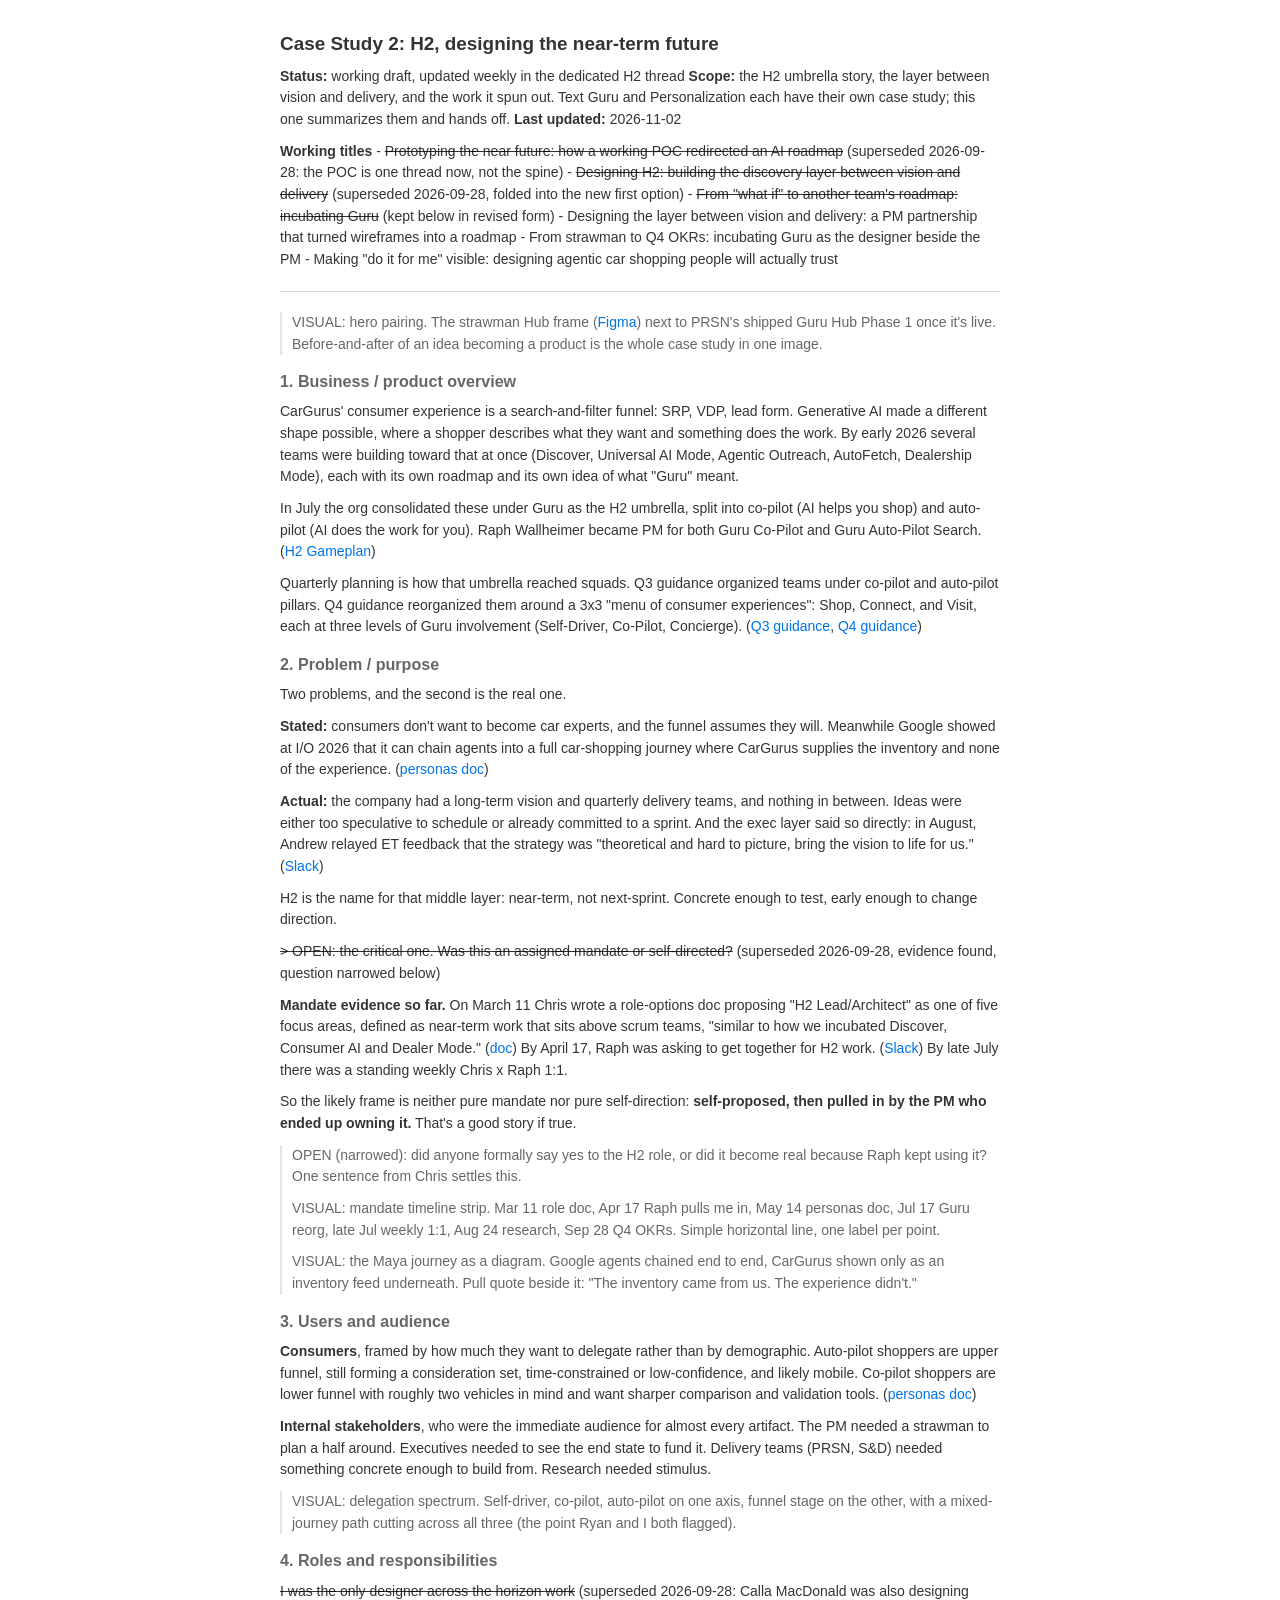
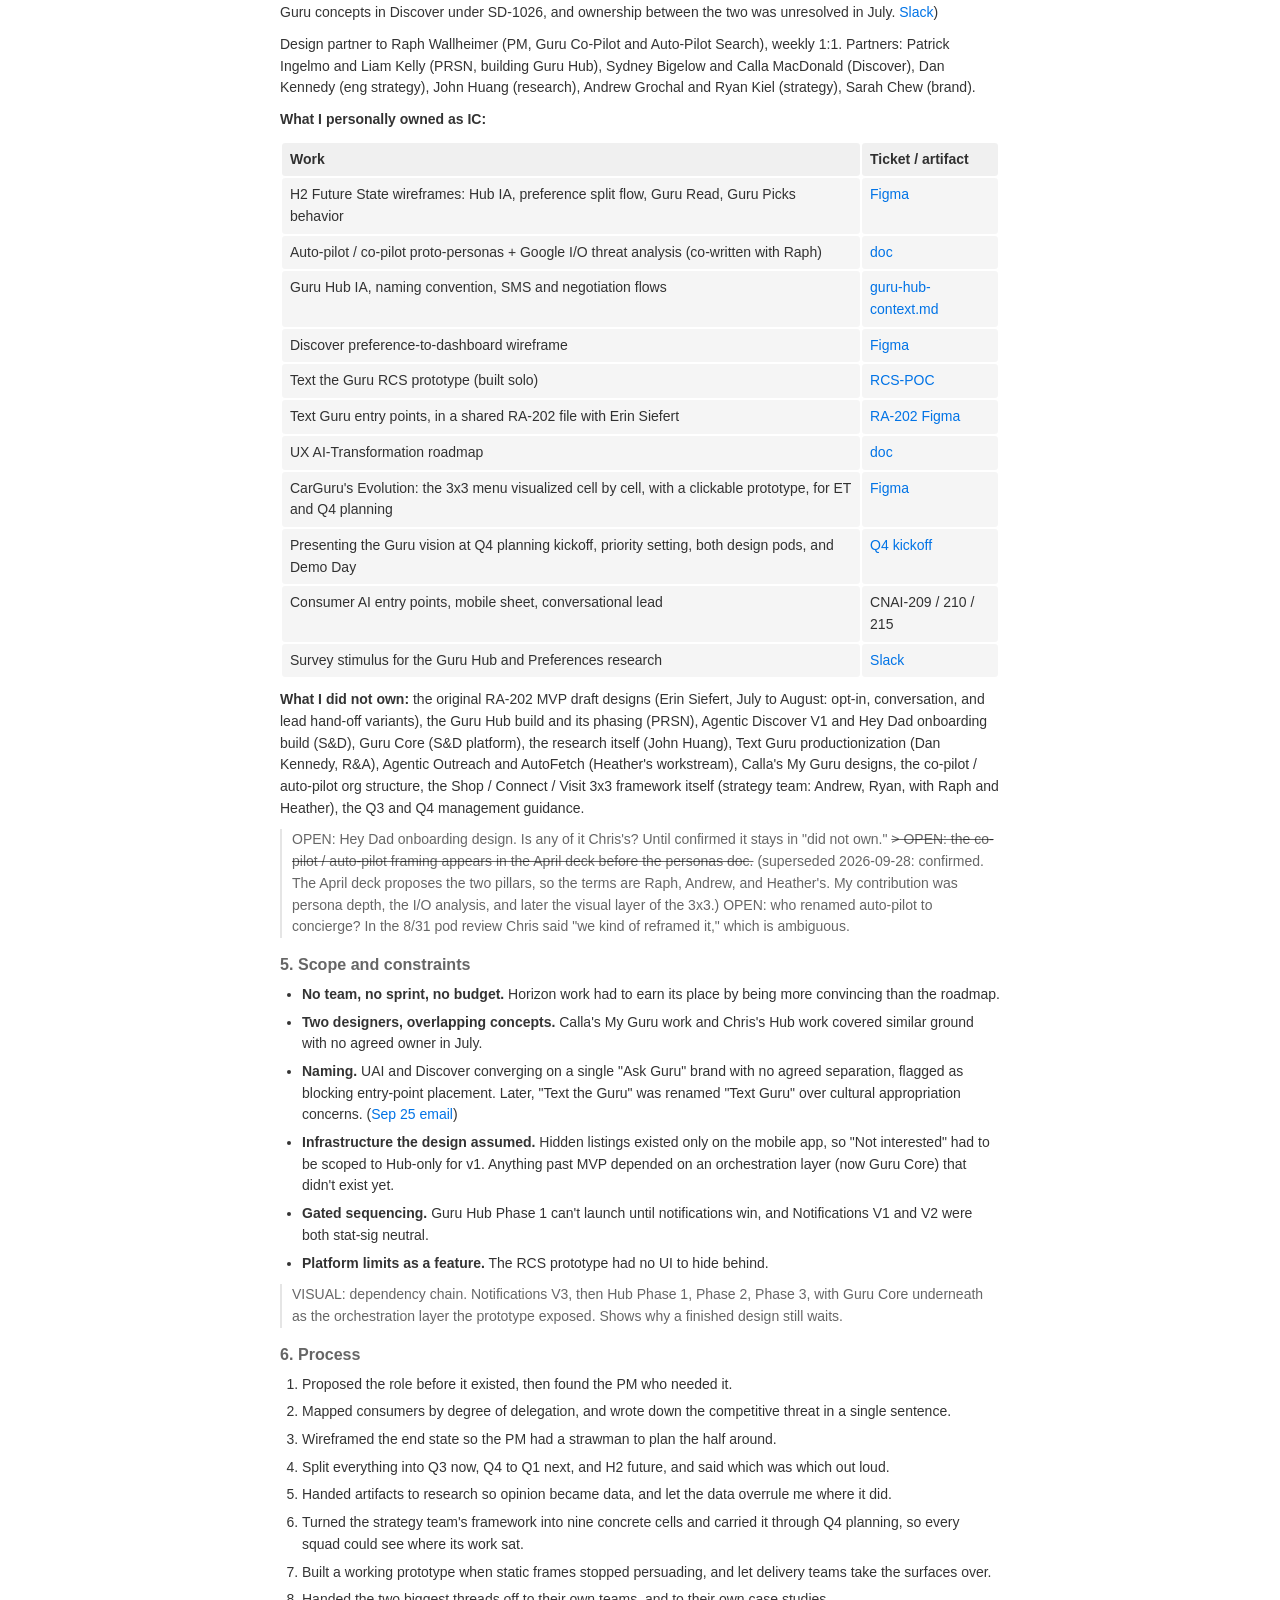
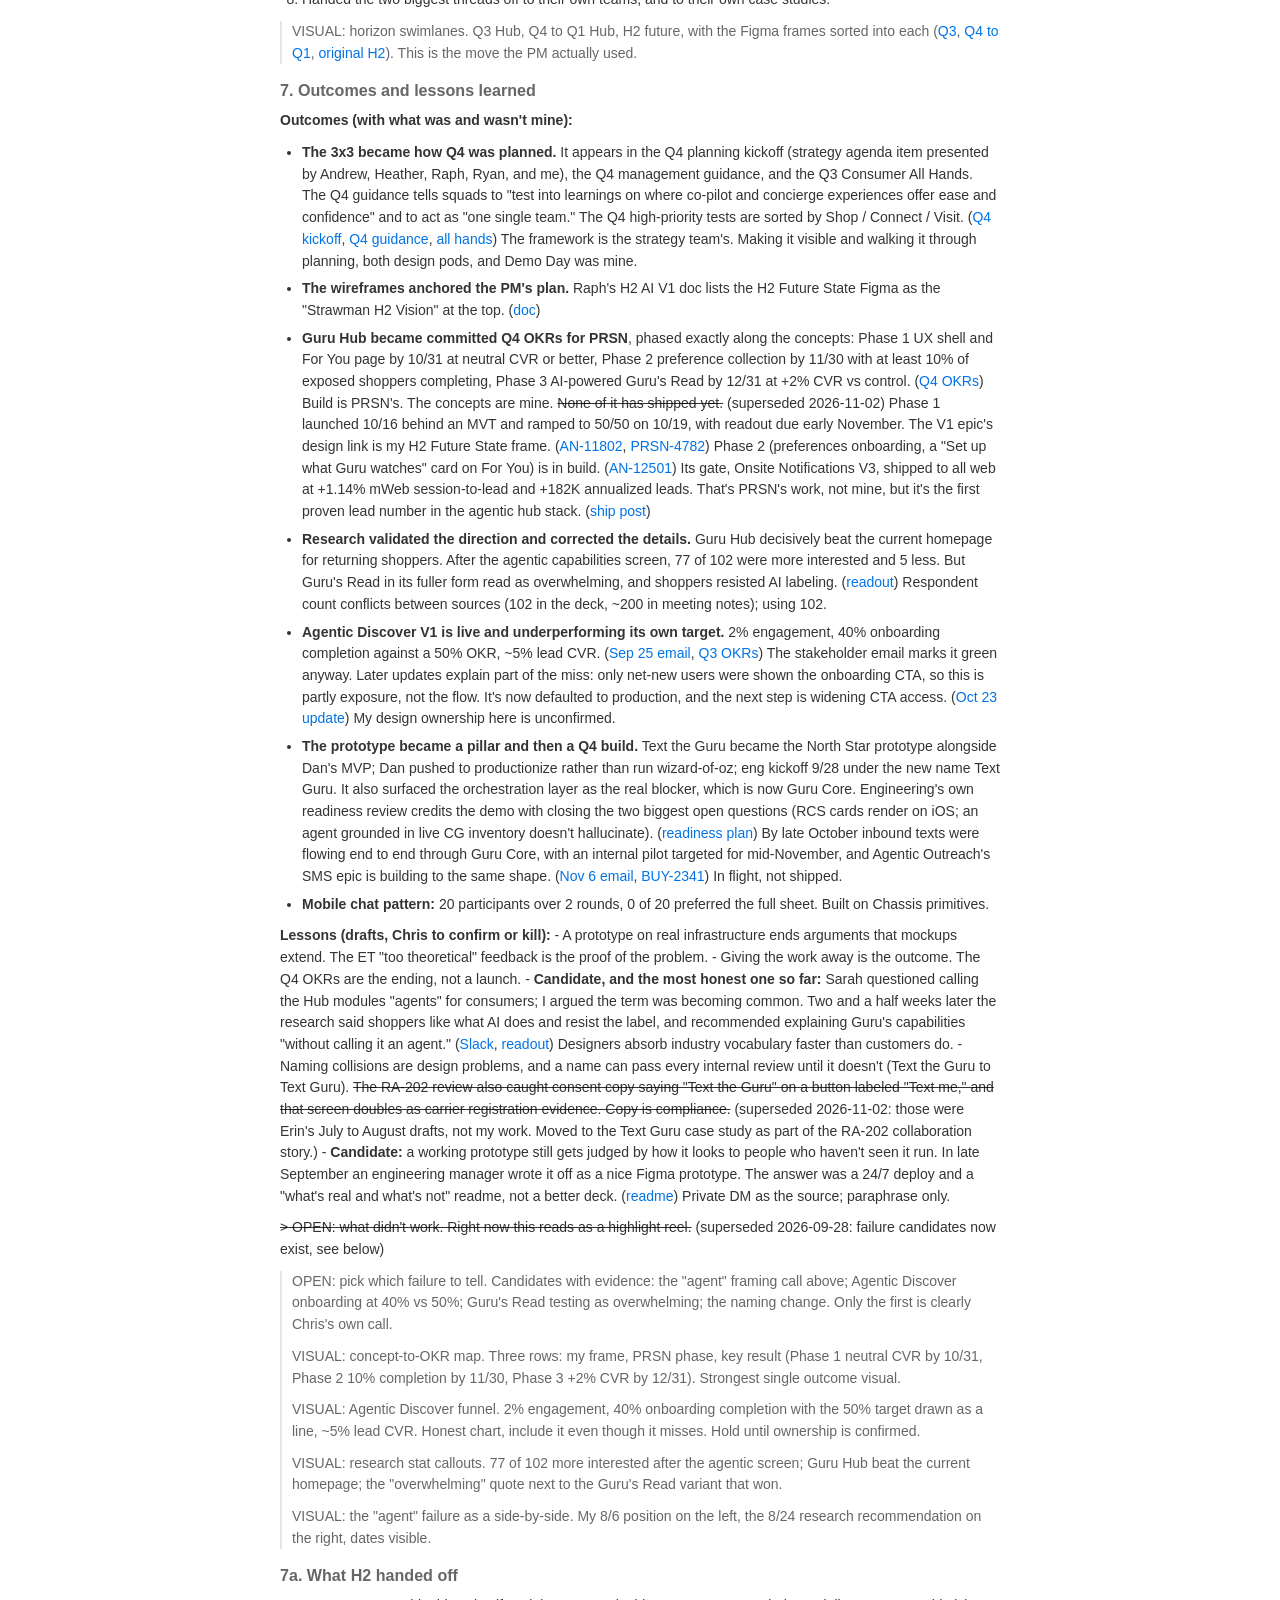
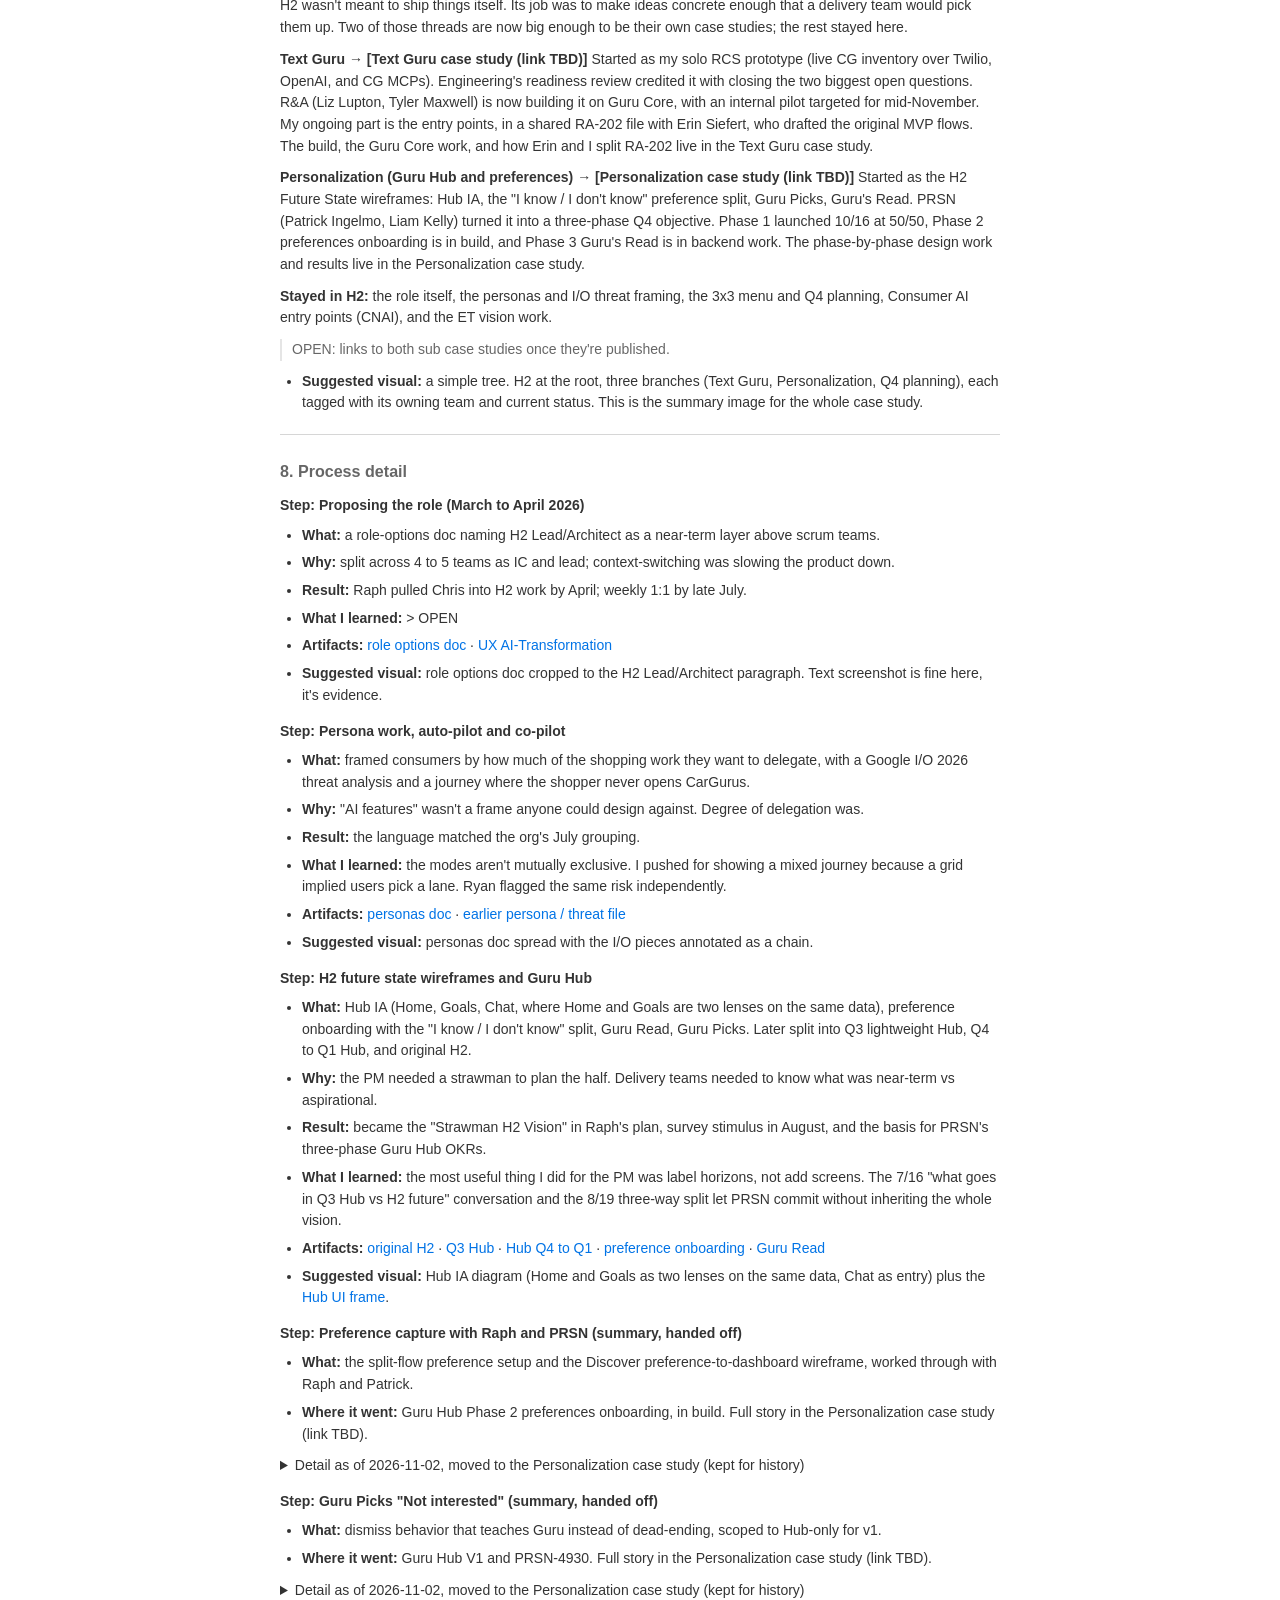
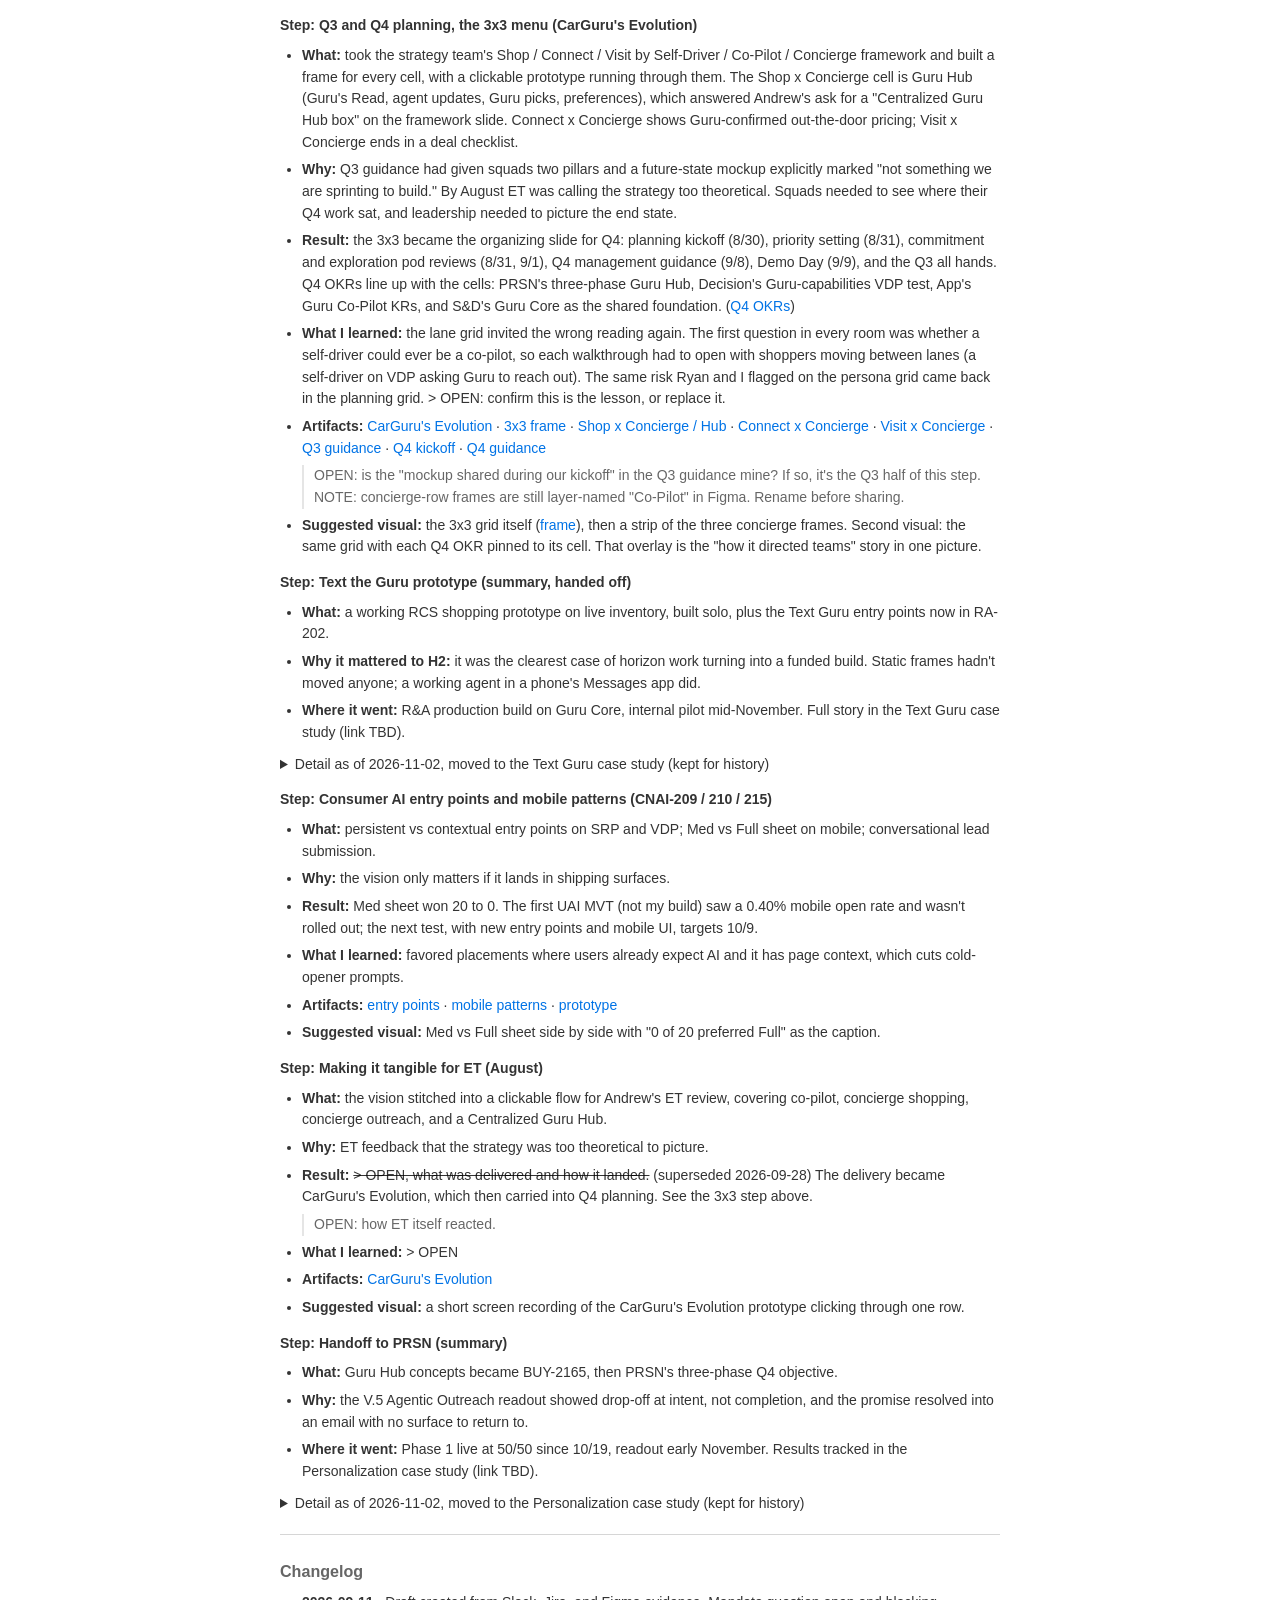
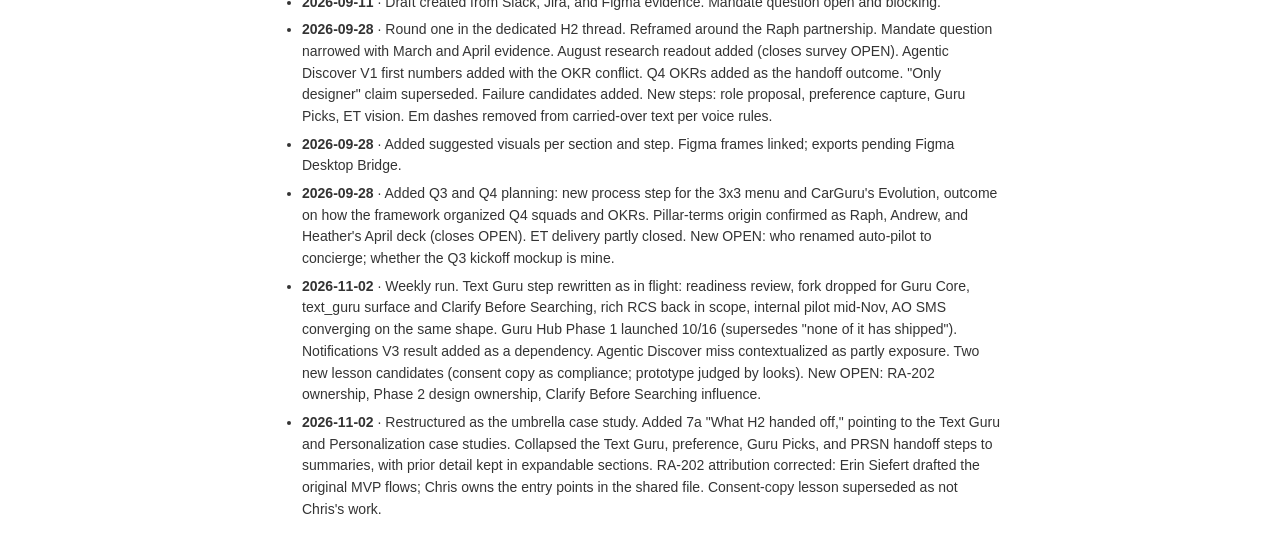
<file: cases/h2-usecase.html>
<!doctype html><html><head><meta charset=utf8><meta name=viewport content="width=device-width,initial-scale=1,viewport-fit=cover"><style>:root{box-sizing:border-box;padding-top:env(safe-area-inset-top,0px);padding-bottom:env(safe-area-inset-bottom,0px)}html{scroll-padding-top:env(safe-area-inset-top,0px)}</style><style>:root{color-scheme:light dark;--md-bg:#fff;--md-text:rgba(0,0,0,.8);--md-muted:rgba(0,0,0,.6);--md-fill:rgba(0,0,0,.04);--md-fill-strong:rgba(0,0,0,.06);--md-rule:rgba(0,0,0,.1);--md-rule-strong:rgba(0,0,0,.16);--md-link:hsl(210 100% 45%)}@media (prefers-color-scheme:dark){:root:where(:not([data-theme="light"])){--md-bg:#0d0d0d;--md-text:rgba(255,255,255,.85);--md-muted:rgba(255,255,255,.6);--md-fill:rgba(255,255,255,.06);--md-fill-strong:rgba(255,255,255,.09);--md-rule:rgba(255,255,255,.14);--md-rule-strong:rgba(255,255,255,.22);--md-link:hsl(210 100% 72%)}}:root[data-theme="dark"]{color-scheme:dark;--md-bg:#0d0d0d;--md-text:rgba(255,255,255,.85);--md-muted:rgba(255,255,255,.6);--md-fill:rgba(255,255,255,.06);--md-fill-strong:rgba(255,255,255,.09);--md-rule:rgba(255,255,255,.14);--md-rule-strong:rgba(255,255,255,.22);--md-link:hsl(210 100% 72%)}:root[data-theme="light"]{color-scheme:light}@media print{:root,:root[data-theme="dark"]{color-scheme:light;--md-bg:#fff;--md-text:rgba(0,0,0,.8);--md-muted:rgba(0,0,0,.6);--md-fill:rgba(0,0,0,.04);--md-fill-strong:rgba(0,0,0,.06);--md-rule:rgba(0,0,0,.1);--md-rule-strong:rgba(0,0,0,.16);--md-link:hsl(210 100% 45%)}}body{background:var(--md-bg);color:var(--md-text);max-width:720px;margin:0 auto;padding:32px;display:flex;flex-direction:column;gap:10px;font:14px/1.55 -apple-system,BlinkMacSystemFont,'SF Pro','Segoe UI',sans-serif;overflow-wrap:break-word}body>:first-child{margin-top:0}h1,h2,h3,h4,h5,h6{margin:6px 0 0;line-height:1.25;font-weight:600;text-wrap:balance}h1{font-size:1.35em}h2{font-size:1.15em;color:var(--md-muted)}h3,h4,h5,h6{font-size:1em}p,ul,ol,blockquote,table,pre,hr{margin:0}strong{font-weight:600}a{color:var(--md-link);text-decoration:none}a:hover{text-decoration:underline}ul,ol{display:flex;flex-direction:column;gap:6px;padding-left:22px}ul{list-style:disc}ol{list-style:decimal}:is(li,td,th)>*+:is(p,ul,ol,blockquote){margin-top:6px}blockquote{display:flex;flex-direction:column;gap:10px;border-left:2px solid var(--md-rule);padding-left:10px;color:var(--md-muted)}:not(pre)>code{background:var(--md-fill);padding:1px 3px;border-radius:4px;font:.92em 'SF Mono',ui-monospace,Menlo,Consolas,monospace}a>code{background:none;color:inherit}pre{background:var(--md-fill);padding:10px 12px;border-radius:6px;overflow-x:auto;font:12px/1.5 'SF Mono',ui-monospace,Menlo,Consolas,monospace;margin-block:4px}pre code{background:none;padding:0;font:inherit}table{width:100%;border-collapse:separate;border-spacing:2px;font:inherit}th,td{padding:6px 8px;border-radius:3px;text-align:left;vertical-align:top}th{background:var(--md-fill-strong);font-weight:600}td{background:var(--md-fill)}:is(th,td) :not(pre)>code{background:transparent}hr{border:0;border-top:1px solid var(--md-rule-strong);margin-block:10px}img{max-width:100%;height:auto;border-radius:4px}</style>
</head><body>
<h1>Case Study 2: H2, designing the near-term future</h1>
<p><strong>Status:</strong> working draft, updated weekly in the dedicated H2 thread
<strong>Scope:</strong> the H2 umbrella story, the layer between vision and delivery, and the work it spun out. Text Guru and Personalization each have their own case study; this one summarizes them and hands off.
<strong>Last updated:</strong> 2026-11-02</p>
<p><strong>Working titles</strong>
- <del>Prototyping the near future: how a working POC redirected an AI roadmap</del> (superseded 2026-09-28: the POC is one thread now, not the spine)
- <del>Designing H2: building the discovery layer between vision and delivery</del> (superseded 2026-09-28, folded into the new first option)
- <del>From "what if" to another team's roadmap: incubating Guru</del> (kept below in revised form)
- Designing the layer between vision and delivery: a PM partnership that turned wireframes into a roadmap
- From strawman to Q4 OKRs: incubating Guru as the designer beside the PM
- Making "do it for me" visible: designing agentic car shopping people will actually trust</p>
<hr />
<blockquote>
<p>VISUAL: hero pairing. The strawman Hub frame (<a href="https://www.figma.com/design/pib8PnLSRQvj73xvUYQSpS/H2-Future-state---Wireframes?node-id=170-11449">Figma</a>) next to PRSN's shipped Guru Hub Phase 1 once it's live. Before-and-after of an idea becoming a product is the whole case study in one image.</p>
</blockquote>
<h2>1. Business / product overview</h2>
<p>CarGurus' consumer experience is a search-and-filter funnel: SRP, VDP, lead form. Generative AI made a different shape possible, where a shopper describes what they want and something does the work. By early 2026 several teams were building toward that at once (Discover, Universal AI Mode, Agentic Outreach, AutoFetch, Dealership Mode), each with its own roadmap and its own idea of what "Guru" meant.</p>
<p>In July the org consolidated these under Guru as the H2 umbrella, split into co-pilot (AI helps you shop) and auto-pilot (AI does the work for you). Raph Wallheimer became PM for both Guru Co-Pilot and Guru Auto-Pilot Search. (<a href="https://cargurus.atlassian.net/wiki/spaces/PROD/pages/6302990397">H2 Gameplan</a>)</p>
<p>Quarterly planning is how that umbrella reached squads. Q3 guidance organized teams under co-pilot and auto-pilot pillars. Q4 guidance reorganized them around a 3x3 "menu of consumer experiences": Shop, Connect, and Visit, each at three levels of Guru involvement (Self-Driver, Co-Pilot, Concierge). (<a href="https://docs.google.com/presentation/d/18gQjQz1X5J6UTfCIrBAvZ5M_sNo26JtOPzqe7EoRVko">Q3 guidance</a>, <a href="https://docs.google.com/presentation/d/1eHzW8phHNTcn57iJJbyGcJUE2CaO2b_VJKa1anCWkck">Q4 guidance</a>)</p>
<h2>2. Problem / purpose</h2>
<p>Two problems, and the second is the real one.</p>
<p><strong>Stated:</strong> consumers don't want to become car experts, and the funnel assumes they will. Meanwhile Google showed at I/O 2026 that it can chain agents into a full car-shopping journey where CarGurus supplies the inventory and none of the experience. (<a href="https://docs.google.com/document/d/112HifSQ794UyEDWCIs-VtHb-P_pFle25CHF85qnr9HY">personas doc</a>)</p>
<p><strong>Actual:</strong> the company had a long-term vision and quarterly delivery teams, and nothing in between. Ideas were either too speculative to schedule or already committed to a sprint. And the exec layer said so directly: in August, Andrew relayed ET feedback that the strategy was "theoretical and hard to picture, bring the vision to life for us." (<a href="https://cargurus.enterprise.slack.com/archives/D087E3L0Y82/p1787230909995439">Slack</a>)</p>
<p>H2 is the name for that middle layer: near-term, not next-sprint. Concrete enough to test, early enough to change direction.</p>
<p><del>&gt; OPEN: the critical one. Was this an assigned mandate or self-directed?</del> (superseded 2026-09-28, evidence found, question narrowed below)</p>
<p><strong>Mandate evidence so far.</strong> On March 11 Chris wrote a role-options doc proposing "H2 Lead/Architect" as one of five focus areas, defined as near-term work that sits above scrum teams, "similar to how we incubated Discover, Consumer AI and Dealer Mode." (<a href="https://docs.google.com/document/d/1JPP-VLpAFCBggmMeXWPInBlt8F4oPodf7yX_YmvWxV4">doc</a>) By April 17, Raph was asking to get together for H2 work. (<a href="https://cargurus.enterprise.slack.com/archives/D0AQFS77TUM/p1776434185407729">Slack</a>) By late July there was a standing weekly Chris x Raph 1:1.</p>
<p>So the likely frame is neither pure mandate nor pure self-direction: <strong>self-proposed, then pulled in by the PM who ended up owning it.</strong> That's a good story if true.</p>
<blockquote>
<p>OPEN (narrowed): did anyone formally say yes to the H2 role, or did it become real because Raph kept using it? One sentence from Chris settles this.</p>
<p>VISUAL: mandate timeline strip. Mar 11 role doc, Apr 17 Raph pulls me in, May 14 personas doc, Jul 17 Guru reorg, late Jul weekly 1:1, Aug 24 research, Sep 28 Q4 OKRs. Simple horizontal line, one label per point.</p>
<p>VISUAL: the Maya journey as a diagram. Google agents chained end to end, CarGurus shown only as an inventory feed underneath. Pull quote beside it: "The inventory came from us. The experience didn't."</p>
</blockquote>
<h2>3. Users and audience</h2>
<p><strong>Consumers</strong>, framed by how much they want to delegate rather than by demographic. Auto-pilot shoppers are upper funnel, still forming a consideration set, time-constrained or low-confidence, and likely mobile. Co-pilot shoppers are lower funnel with roughly two vehicles in mind and want sharper comparison and validation tools. (<a href="https://docs.google.com/document/d/112HifSQ794UyEDWCIs-VtHb-P_pFle25CHF85qnr9HY">personas doc</a>)</p>
<p><strong>Internal stakeholders</strong>, who were the immediate audience for almost every artifact. The PM needed a strawman to plan a half around. Executives needed to see the end state to fund it. Delivery teams (PRSN, S&amp;D) needed something concrete enough to build from. Research needed stimulus.</p>
<blockquote>
<p>VISUAL: delegation spectrum. Self-driver, co-pilot, auto-pilot on one axis, funnel stage on the other, with a mixed-journey path cutting across all three (the point Ryan and I both flagged).</p>
</blockquote>
<h2>4. Roles and responsibilities</h2>
<p><del>I was the only designer across the horizon work</del> (superseded 2026-09-28: Calla MacDonald was also designing Guru concepts in Discover under SD-1026, and ownership between the two was unresolved in July. <a href="https://cargurus.enterprise.slack.com/archives/D08KC3P7HCJ/p1784732338180199">Slack</a>)</p>
<p>Design partner to Raph Wallheimer (PM, Guru Co-Pilot and Auto-Pilot Search), weekly 1:1. Partners: Patrick Ingelmo and Liam Kelly (PRSN, building Guru Hub), Sydney Bigelow and Calla MacDonald (Discover), Dan Kennedy (eng strategy), John Huang (research), Andrew Grochal and Ryan Kiel (strategy), Sarah Chew (brand).</p>
<p><strong>What I personally owned as IC:</strong></p>
<table>
<thead>
<tr>
<th>Work</th>
<th>Ticket / artifact</th>
</tr>
</thead>
<tbody>
<tr>
<td>H2 Future State wireframes: Hub IA, preference split flow, Guru Read, Guru Picks behavior</td>
<td><a href="https://www.figma.com/design/pib8PnLSRQvj73xvUYQSpS/H2-Future-state---Wireframes">Figma</a></td>
</tr>
<tr>
<td>Auto-pilot / co-pilot proto-personas + Google I/O threat analysis (co-written with Raph)</td>
<td><a href="https://docs.google.com/document/d/112HifSQ794UyEDWCIs-VtHb-P_pFle25CHF85qnr9HY">doc</a></td>
</tr>
<tr>
<td>Guru Hub IA, naming convention, SMS and negotiation flows</td>
<td><a href="https://drive.google.com/file/d/1DPeMSesQD6cyE8QHmKYup0ZMcsrQrMJ_">guru-hub-context.md</a></td>
</tr>
<tr>
<td>Discover preference-to-dashboard wireframe</td>
<td><a href="https://www.figma.com/design/6cANCBU8X7rIeAKJcj51QD/Discover?node-id=7-136">Figma</a></td>
</tr>
<tr>
<td>Text the Guru RCS prototype (built solo)</td>
<td><a href="https://code.cargurus.com/childreth/RCS-POC">RCS-POC</a></td>
</tr>
<tr>
<td>Text Guru entry points, in a shared RA-202 file with Erin Siefert</td>
<td><a href="https://www.figma.com/design/OVi0CpBqBuF17qY2dhoIxt/RA-202-Text-the-Guru-MVP?node-id=6659-2103">RA-202 Figma</a></td>
</tr>
<tr>
<td>UX AI-Transformation roadmap</td>
<td><a href="https://docs.google.com/document/d/1NLqgeopuGTggt9hvTjXenv0S2Ln8_26jw7Zaw1AU1rE">doc</a></td>
</tr>
<tr>
<td>CarGuru's Evolution: the 3x3 menu visualized cell by cell, with a clickable prototype, for ET and Q4 planning</td>
<td><a href="https://www.figma.com/design/tjPncUQagpLCqYace2CzW6/CarGuru-s-Evolution">Figma</a></td>
</tr>
<tr>
<td>Presenting the Guru vision at Q4 planning kickoff, priority setting, both design pods, and Demo Day</td>
<td><a href="https://docs.google.com/presentation/d/1DINi9GOzH8c0fSM2OgUQY6sXV450_Oo71BVxkGvuQWg">Q4 kickoff</a></td>
</tr>
<tr>
<td>Consumer AI entry points, mobile sheet, conversational lead</td>
<td>CNAI-209 / 210 / 215</td>
</tr>
<tr>
<td>Survey stimulus for the Guru Hub and Preferences research</td>
<td><a href="https://cargurus.enterprise.slack.com/archives/C0BNPSA26FQ/p1786110603908339">Slack</a></td>
</tr>
</tbody>
</table>
<p><strong>What I did not own:</strong> the original RA-202 MVP draft designs (Erin Siefert, July to August: opt-in, conversation, and lead hand-off variants), the Guru Hub build and its phasing (PRSN), Agentic Discover V1 and Hey Dad onboarding build (S&amp;D), Guru Core (S&amp;D platform), the research itself (John Huang), Text Guru productionization (Dan Kennedy, R&amp;A), Agentic Outreach and AutoFetch (Heather's workstream), Calla's My Guru designs, the co-pilot / auto-pilot org structure, the Shop / Connect / Visit 3x3 framework itself (strategy team: Andrew, Ryan, with Raph and Heather), the Q3 and Q4 management guidance.</p>
<blockquote>
<p>OPEN: Hey Dad onboarding design. Is any of it Chris's? Until confirmed it stays in "did not own."
<del>&gt; OPEN: the co-pilot / auto-pilot framing appears in the April deck before the personas doc.</del> (superseded 2026-09-28: confirmed. The April deck proposes the two pillars, so the terms are Raph, Andrew, and Heather's. My contribution was persona depth, the I/O analysis, and later the visual layer of the 3x3.)
OPEN: who renamed auto-pilot to concierge? In the 8/31 pod review Chris said "we kind of reframed it," which is ambiguous.</p>
</blockquote>
<h2>5. Scope and constraints</h2>
<ul>
<li><strong>No team, no sprint, no budget.</strong> Horizon work had to earn its place by being more convincing than the roadmap.</li>
<li><strong>Two designers, overlapping concepts.</strong> Calla's My Guru work and Chris's Hub work covered similar ground with no agreed owner in July.</li>
<li><strong>Naming.</strong> UAI and Discover converging on a single "Ask Guru" brand with no agreed separation, flagged as blocking entry-point placement. Later, "Text the Guru" was renamed "Text Guru" over cultural appropriation concerns. (<a href="https://docs.google.com/document/d/1DLho3rxYBtY4hYcWcaJrbEIiva7HoNXmcFsFiYjE0WI">Sep 25 email</a>)</li>
<li><strong>Infrastructure the design assumed.</strong> Hidden listings existed only on the mobile app, so "Not interested" had to be scoped to Hub-only for v1. Anything past MVP depended on an orchestration layer (now Guru Core) that didn't exist yet.</li>
<li><strong>Gated sequencing.</strong> Guru Hub Phase 1 can't launch until notifications win, and Notifications V1 and V2 were both stat-sig neutral.</li>
<li><strong>Platform limits as a feature.</strong> The RCS prototype had no UI to hide behind.</li>
</ul>
<blockquote>
<p>VISUAL: dependency chain. Notifications V3, then Hub Phase 1, Phase 2, Phase 3, with Guru Core underneath as the orchestration layer the prototype exposed. Shows why a finished design still waits.</p>
</blockquote>
<h2>6. Process</h2>
<ol>
<li>Proposed the role before it existed, then found the PM who needed it.</li>
<li>Mapped consumers by degree of delegation, and wrote down the competitive threat in a single sentence.</li>
<li>Wireframed the end state so the PM had a strawman to plan the half around.</li>
<li>Split everything into Q3 now, Q4 to Q1 next, and H2 future, and said which was which out loud.</li>
<li>Handed artifacts to research so opinion became data, and let the data overrule me where it did.</li>
<li>Turned the strategy team's framework into nine concrete cells and carried it through Q4 planning, so every squad could see where its work sat.</li>
<li>Built a working prototype when static frames stopped persuading, and let delivery teams take the surfaces over.</li>
<li>Handed the two biggest threads off to their own teams, and to their own case studies.</li>
</ol>
<blockquote>
<p>VISUAL: horizon swimlanes. Q3 Hub, Q4 to Q1 Hub, H2 future, with the Figma frames sorted into each (<a href="https://www.figma.com/design/pib8PnLSRQvj73xvUYQSpS/H2-Future-state---Wireframes?node-id=1304-23761">Q3</a>, <a href="https://www.figma.com/design/pib8PnLSRQvj73xvUYQSpS/H2-Future-state---Wireframes?node-id=593-7894">Q4 to Q1</a>, <a href="https://www.figma.com/design/pib8PnLSRQvj73xvUYQSpS/H2-Future-state---Wireframes?node-id=170-11449">original H2</a>). This is the move the PM actually used.</p>
</blockquote>
<h2>7. Outcomes and lessons learned</h2>
<p><strong>Outcomes (with what was and wasn't mine):</strong></p>
<ul>
<li><strong>The 3x3 became how Q4 was planned.</strong> It appears in the Q4 planning kickoff (strategy agenda item presented by Andrew, Heather, Raph, Ryan, and me), the Q4 management guidance, and the Q3 Consumer All Hands. The Q4 guidance tells squads to "test into learnings on where co-pilot and concierge experiences offer ease and confidence" and to act as "one single team." The Q4 high-priority tests are sorted by Shop / Connect / Visit. (<a href="https://docs.google.com/presentation/d/1DINi9GOzH8c0fSM2OgUQY6sXV450_Oo71BVxkGvuQWg">Q4 kickoff</a>, <a href="https://docs.google.com/presentation/d/1eHzW8phHNTcn57iJJbyGcJUE2CaO2b_VJKa1anCWkck">Q4 guidance</a>, <a href="https://docs.google.com/presentation/d/11zeQU6aH7juqeNyrPr6Y7C2tUEylH_1rQrhRPxLYQBc">all hands</a>) The framework is the strategy team's. Making it visible and walking it through planning, both design pods, and Demo Day was mine.</li>
<li><strong>The wireframes anchored the PM's plan.</strong> Raph's H2 AI V1 doc lists the H2 Future State Figma as the "Strawman H2 Vision" at the top. (<a href="https://docs.google.com/document/d/13Et1LPIZ2zYz6ellOE3O4IBI04ybjzU5znHQC-7P554">doc</a>)</li>
<li><strong>Guru Hub became committed Q4 OKRs for PRSN</strong>, phased exactly along the concepts: Phase 1 UX shell and For You page by 10/31 at neutral CVR or better, Phase 2 preference collection by 11/30 with at least 10% of exposed shoppers completing, Phase 3 AI-powered Guru's Read by 12/31 at +2% CVR vs control. (<a href="https://docs.google.com/spreadsheets/d/126nKNXHj2gAoiHUSHM_L3F-KQ7wDVL_EUbo4NgYcY0I">Q4 OKRs</a>) Build is PRSN's. The concepts are mine. <del>None of it has shipped yet.</del> (superseded 2026-11-02) Phase 1 launched 10/16 behind an MVT and ramped to 50/50 on 10/19, with readout due early November. The V1 epic's design link is my H2 Future State frame. (<a href="https://cargurus.atlassian.net/browse/AN-11802">AN-11802</a>, <a href="https://cargurus.atlassian.net/browse/PRSN-4782">PRSN-4782</a>) Phase 2 (preferences onboarding, a "Set up what Guru watches" card on For You) is in build. (<a href="https://cargurus.atlassian.net/browse/AN-12501">AN-12501</a>) Its gate, Onsite Notifications V3, shipped to all web at +1.14% mWeb session-to-lead and +182K annualized leads. That's PRSN's work, not mine, but it's the first proven lead number in the agentic hub stack. (<a href="https://cargurus.enterprise.slack.com/archives/C0180P4RQCB/p1792589697333259">ship post</a>)</li>
<li><strong>Research validated the direction and corrected the details.</strong> Guru Hub decisively beat the current homepage for returning shoppers. After the agentic capabilities screen, 77 of 102 were more interested and 5 less. But Guru's Read in its fuller form read as overwhelming, and shoppers resisted AI labeling. (<a href="https://docs.google.com/presentation/d/1zSOa_e70K1lzRQuYG2nbgpZV9R_EQ3uJ71Pz15zJzC4">readout</a>) Respondent count conflicts between sources (102 in the deck, ~200 in meeting notes); using 102.</li>
<li><strong>Agentic Discover V1 is live and underperforming its own target.</strong> 2% engagement, 40% onboarding completion against a 50% OKR, ~5% lead CVR. (<a href="https://docs.google.com/document/d/1DLho3rxYBtY4hYcWcaJrbEIiva7HoNXmcFsFiYjE0WI">Sep 25 email</a>, <a href="https://docs.google.com/spreadsheets/d/1i6u5ObUbS_ddRbXjy59bW1l0t_WI8tHSoKME99Vctec">Q3 OKRs</a>) The stakeholder email marks it green anyway. Later updates explain part of the miss: only net-new users were shown the onboarding CTA, so this is partly exposure, not the flow. It's now defaulted to production, and the next step is widening CTA access. (<a href="https://cargurus.atlassian.net/wiki/spaces/PROD/pages/6661472896">Oct 23 update</a>) My design ownership here is unconfirmed.</li>
<li><strong>The prototype became a pillar and then a Q4 build.</strong> Text the Guru became the North Star prototype alongside Dan's MVP; Dan pushed to productionize rather than run wizard-of-oz; eng kickoff 9/28 under the new name Text Guru. It also surfaced the orchestration layer as the real blocker, which is now Guru Core. Engineering's own readiness review credits the demo with closing the two biggest open questions (RCS cards render on iOS; an agent grounded in live CG inventory doesn't hallucinate). (<a href="https://cargurus.atlassian.net/wiki/spaces/ENGAGE/pages/6424985755">readiness plan</a>) By late October inbound texts were flowing end to end through Guru Core, with an internal pilot targeted for mid-November, and Agentic Outreach's SMS epic is building to the same shape. (<a href="https://docs.google.com/document/d/16ZMtdxqFHET6LXZ1TH6Mys6Y7CjJjLvQ9sDNl6iQuJI">Nov 6 email</a>, <a href="https://cargurus.atlassian.net/browse/BUY-2341">BUY-2341</a>) In flight, not shipped.</li>
<li><strong>Mobile chat pattern:</strong> 20 participants over 2 rounds, 0 of 20 preferred the full sheet. Built on Chassis primitives.</li>
</ul>
<p><strong>Lessons (drafts, Chris to confirm or kill):</strong>
- A prototype on real infrastructure ends arguments that mockups extend. The ET "too theoretical" feedback is the proof of the problem.
- Giving the work away is the outcome. The Q4 OKRs are the ending, not a launch.
- <strong>Candidate, and the most honest one so far:</strong> Sarah questioned calling the Hub modules "agents" for consumers; I argued the term was becoming common. Two and a half weeks later the research said shoppers like what AI does and resist the label, and recommended explaining Guru's capabilities "without calling it an agent." (<a href="https://cargurus.enterprise.slack.com/archives/D089B7QE1LG/p1786034317023519">Slack</a>, <a href="https://docs.google.com/presentation/d/1zSOa_e70K1lzRQuYG2nbgpZV9R_EQ3uJ71Pz15zJzC4">readout</a>) Designers absorb industry vocabulary faster than customers do.
- Naming collisions are design problems, and a name can pass every internal review until it doesn't (Text the Guru to Text Guru). <del>The RA-202 review also caught consent copy saying "Text the Guru" on a button labeled "Text me," and that screen doubles as carrier registration evidence. Copy is compliance.</del> (superseded 2026-11-02: those were Erin's July to August drafts, not my work. Moved to the Text Guru case study as part of the RA-202 collaboration story.)
- <strong>Candidate:</strong> a working prototype still gets judged by how it looks to people who haven't seen it run. In late September an engineering manager wrote it off as a nice Figma prototype. The answer was a 24/7 deploy and a "what's real and what's not" readme, not a better deck. (<a href="https://code.cargurus.com/childreth/RCS-POC?tab=readme-ov-file#whats-real-and-whats-not">readme</a>) Private DM as the source; paraphrase only.</p>
<p><del>&gt; OPEN: what didn't work. Right now this reads as a highlight reel.</del> (superseded 2026-09-28: failure candidates now exist, see below)</p>
<blockquote>
<p>OPEN: pick which failure to tell. Candidates with evidence: the "agent" framing call above; Agentic Discover onboarding at 40% vs 50%; Guru's Read testing as overwhelming; the naming change. Only the first is clearly Chris's own call.</p>
<p>VISUAL: concept-to-OKR map. Three rows: my frame, PRSN phase, key result (Phase 1 neutral CVR by 10/31, Phase 2 10% completion by 11/30, Phase 3 +2% CVR by 12/31). Strongest single outcome visual.</p>
<p>VISUAL: Agentic Discover funnel. 2% engagement, 40% onboarding completion with the 50% target drawn as a line, ~5% lead CVR. Honest chart, include it even though it misses. Hold until ownership is confirmed.</p>
<p>VISUAL: research stat callouts. 77 of 102 more interested after the agentic screen; Guru Hub beat the current homepage; the "overwhelming" quote next to the Guru's Read variant that won.</p>
<p>VISUAL: the "agent" failure as a side-by-side. My 8/6 position on the left, the 8/24 research recommendation on the right, dates visible.</p>
</blockquote>
<h2>7a. What H2 handed off</h2>
<p>H2 wasn't meant to ship things itself. Its job was to make ideas concrete enough that a delivery team would pick them up. Two of those threads are now big enough to be their own case studies; the rest stayed here.</p>
<p><strong>Text Guru → [Text Guru case study (link TBD)]</strong>
Started as my solo RCS prototype (live CG inventory over Twilio, OpenAI, and CG MCPs). Engineering's readiness review credited it with closing the two biggest open questions. R&amp;A (Liz Lupton, Tyler Maxwell) is now building it on Guru Core, with an internal pilot targeted for mid-November. My ongoing part is the entry points, in a shared RA-202 file with Erin Siefert, who drafted the original MVP flows. The build, the Guru Core work, and how Erin and I split RA-202 live in the Text Guru case study.</p>
<p><strong>Personalization (Guru Hub and preferences) → [Personalization case study (link TBD)]</strong>
Started as the H2 Future State wireframes: Hub IA, the "I know / I don't know" preference split, Guru Picks, Guru's Read. PRSN (Patrick Ingelmo, Liam Kelly) turned it into a three-phase Q4 objective. Phase 1 launched 10/16 at 50/50, Phase 2 preferences onboarding is in build, and Phase 3 Guru's Read is in backend work. The phase-by-phase design work and results live in the Personalization case study.</p>
<p><strong>Stayed in H2:</strong> the role itself, the personas and I/O threat framing, the 3x3 menu and Q4 planning, Consumer AI entry points (CNAI), and the ET vision work.</p>
<blockquote>
<p>OPEN: links to both sub case studies once they're published.</p>
</blockquote>
<ul>
<li><strong>Suggested visual:</strong> a simple tree. H2 at the root, three branches (Text Guru, Personalization, Q4 planning), each tagged with its owning team and current status. This is the summary image for the whole case study.</li>
</ul>
<hr />
<h2>8. Process detail</h2>
<h3>Step: Proposing the role (March to April 2026)</h3>
<ul>
<li><strong>What:</strong> a role-options doc naming H2 Lead/Architect as a near-term layer above scrum teams.</li>
<li><strong>Why:</strong> split across 4 to 5 teams as IC and lead; context-switching was slowing the product down.</li>
<li><strong>Result:</strong> Raph pulled Chris into H2 work by April; weekly 1:1 by late July.</li>
<li><strong>What I learned:</strong> &gt; OPEN</li>
<li>
<p><strong>Artifacts:</strong> <a href="https://docs.google.com/document/d/1JPP-VLpAFCBggmMeXWPInBlt8F4oPodf7yX_YmvWxV4">role options doc</a> · <a href="https://docs.google.com/document/d/1NLqgeopuGTggt9hvTjXenv0S2Ln8_26jw7Zaw1AU1rE">UX AI-Transformation</a></p>
</li>
<li>
<p><strong>Suggested visual:</strong> role options doc cropped to the H2 Lead/Architect paragraph. Text screenshot is fine here, it's evidence.</p>
</li>
</ul>
<h3>Step: Persona work, auto-pilot and co-pilot</h3>
<ul>
<li><strong>What:</strong> framed consumers by how much of the shopping work they want to delegate, with a Google I/O 2026 threat analysis and a journey where the shopper never opens CarGurus.</li>
<li><strong>Why:</strong> "AI features" wasn't a frame anyone could design against. Degree of delegation was.</li>
<li><strong>Result:</strong> the language matched the org's July grouping.</li>
<li><strong>What I learned:</strong> the modes aren't mutually exclusive. I pushed for showing a mixed journey because a grid implied users pick a lane. Ryan flagged the same risk independently.</li>
<li>
<p><strong>Artifacts:</strong> <a href="https://docs.google.com/document/d/112HifSQ794UyEDWCIs-VtHb-P_pFle25CHF85qnr9HY">personas doc</a> · <a href="https://drive.google.com/file/d/1X8EjzIWF_YDyXDGjcqDFvOohKCT_3SOw">earlier persona / threat file</a></p>
</li>
<li>
<p><strong>Suggested visual:</strong> personas doc spread with the I/O pieces annotated as a chain.</p>
</li>
</ul>
<h3>Step: H2 future state wireframes and Guru Hub</h3>
<ul>
<li><strong>What:</strong> Hub IA (Home, Goals, Chat, where Home and Goals are two lenses on the same data), preference onboarding with the "I know / I don't know" split, Guru Read, Guru Picks. Later split into Q3 lightweight Hub, Q4 to Q1 Hub, and original H2.</li>
<li><strong>Why:</strong> the PM needed a strawman to plan the half. Delivery teams needed to know what was near-term vs aspirational.</li>
<li><strong>Result:</strong> became the "Strawman H2 Vision" in Raph's plan, survey stimulus in August, and the basis for PRSN's three-phase Guru Hub OKRs.</li>
<li><strong>What I learned:</strong> the most useful thing I did for the PM was label horizons, not add screens. The 7/16 "what goes in Q3 Hub vs H2 future" conversation and the 8/19 three-way split let PRSN commit without inheriting the whole vision.</li>
<li>
<p><strong>Artifacts:</strong> <a href="https://www.figma.com/design/pib8PnLSRQvj73xvUYQSpS/H2-Future-state---Wireframes?node-id=170-11449">original H2</a> · <a href="https://www.figma.com/design/pib8PnLSRQvj73xvUYQSpS/H2-Future-state---Wireframes?node-id=1304-23761">Q3 Hub</a> · <a href="https://www.figma.com/design/pib8PnLSRQvj73xvUYQSpS/H2-Future-state---Wireframes?node-id=593-7894">Hub Q4 to Q1</a> · <a href="https://www.figma.com/design/pib8PnLSRQvj73xvUYQSpS/H2-Future-state---Wireframes?node-id=1023-7104">preference onboarding</a> · <a href="https://www.figma.com/design/pib8PnLSRQvj73xvUYQSpS/H2-Future-state---Wireframes?node-id=1459-16379">Guru Read</a></p>
</li>
<li>
<p><strong>Suggested visual:</strong> Hub IA diagram (Home and Goals as two lenses on the same data, Chat as entry) plus the <a href="https://www.figma.com/design/pib8PnLSRQvj73xvUYQSpS/H2-Future-state---Wireframes?node-id=919-2943">Hub UI frame</a>.</p>
</li>
</ul>
<h3>Step: Preference capture with Raph and PRSN (summary, handed off)</h3>
<ul>
<li><strong>What:</strong> the split-flow preference setup and the Discover preference-to-dashboard wireframe, worked through with Raph and Patrick.</li>
<li><strong>Where it went:</strong> Guru Hub Phase 2 preferences onboarding, in build. Full story in the Personalization case study (link TBD).</li>
</ul>
<details>
<summary>Detail as of 2026-11-02, moved to the Personalization case study (kept for history)</summary>
<ul>
<li><strong>What:</strong> split-flow preference setup for the Hub, plus a Discover wireframe where Guru collects 3 preferences and builds a living dashboard as the payoff.</li>
<li><strong>Why:</strong> preferences are the foundation for every agentic capability after them.</li>
<li><strong>Result:</strong> Raph pushed for gamified checkbox steps. Patrick set the rule that shared questions use identical phrasing across surfaces, adopted as a PRSN decision along with not exposing inferred profile data in V1. Research later showed ~2x preference for starting broad and adding filters, and the highest interest of anything tested went to must-have / nice-to-have ranking with live % match.</li>
<li><strong>What I learned:</strong> &gt; OPEN. Candidate: the research's "don't treat clicks as preferences" finding validated the V1 decision not to prefill inferred data, before anyone had the data to justify it.</li>
<li>
<p><strong>Artifacts:</strong> <a href="https://www.figma.com/design/6cANCBU8X7rIeAKJcj51QD/Discover?node-id=7-136">Discover wireframe</a> · <a href="https://cargurus.atlassian.net/wiki/spaces/prsn/pages/6364332070">CarGurus Preferences</a></p>
</li>
<li>
<p><strong>Suggested visual:</strong> the <a href="https://www.figma.com/design/pib8PnLSRQvj73xvUYQSpS/H2-Future-state---Wireframes?node-id=1023-7104">split flow</a> next to the research's winning preference mock, then Raph's gamified checkbox steps from the <a href="https://www.figma.com/design/6cANCBU8X7rIeAKJcj51QD/Discover?node-id=7-136">Discover wireframe</a>.</p>
</li>
</ul>
</details>
<h3>Step: Guru Picks "Not interested" (summary, handed off)</h3>
<ul>
<li><strong>What:</strong> dismiss behavior that teaches Guru instead of dead-ending, scoped to Hub-only for v1.</li>
<li><strong>Where it went:</strong> Guru Hub V1 and PRSN-4930. Full story in the Personalization case study (link TBD).</li>
</ul>
<details>
<summary>Detail as of 2026-11-02, moved to the Personalization case study (kept for history)</summary>
<ul>
<li><strong>What:</strong> remove from view, confirm with toast, append another listing if available.</li>
<li><strong>Why:</strong> reacting to recommendations is how Guru learns; a dead-end dismiss teaches nothing.</li>
<li><strong>Result:</strong> eng found hidden listings only existed on app; scoped to Hub-only for v1 to get early signal. PRSN-4930 now maps Hub preferences to inventory, including a populated shelf for shoppers with no history.</li>
<li><strong>What I learned:</strong> &gt; OPEN</li>
<li>
<p><strong>Artifacts:</strong> <a href="https://www.figma.com/design/pib8PnLSRQvj73xvUYQSpS/H2-Future-state---Wireframes?node-id=2265-40107">Figma</a> · <a href="https://slack.com/archives/C0BN68C9NUV/p1787153491149889">thread</a> · <a href="https://cargurus.atlassian.net/browse/PRSN-4930">PRSN-4930</a></p>
</li>
<li>
<p><strong>Suggested visual:</strong> three-state strip from the <a href="https://www.figma.com/design/pib8PnLSRQvj73xvUYQSpS/H2-Future-state---Wireframes?node-id=2265-40107">Picks frame</a>: card, toast, appended card. Caption the app-only hidden-listings constraint.</p>
</li>
</ul>
</details>
<h3>Step: Q3 and Q4 planning, the 3x3 menu (CarGuru's Evolution)</h3>
<ul>
<li><strong>What:</strong> took the strategy team's Shop / Connect / Visit by Self-Driver / Co-Pilot / Concierge framework and built a frame for every cell, with a clickable prototype running through them. The Shop x Concierge cell is Guru Hub (Guru's Read, agent updates, Guru picks, preferences), which answered Andrew's ask for a "Centralized Guru Hub box" on the framework slide. Connect x Concierge shows Guru-confirmed out-the-door pricing; Visit x Concierge ends in a deal checklist.</li>
<li><strong>Why:</strong> Q3 guidance had given squads two pillars and a future-state mockup explicitly marked "not something we are sprinting to build." By August ET was calling the strategy too theoretical. Squads needed to see where their Q4 work sat, and leadership needed to picture the end state.</li>
<li><strong>Result:</strong> the 3x3 became the organizing slide for Q4: planning kickoff (8/30), priority setting (8/31), commitment and exploration pod reviews (8/31, 9/1), Q4 management guidance (9/8), Demo Day (9/9), and the Q3 all hands. Q4 OKRs line up with the cells: PRSN's three-phase Guru Hub, Decision's Guru-capabilities VDP test, App's Guru Co-Pilot KRs, and S&amp;D's Guru Core as the shared foundation. (<a href="https://docs.google.com/spreadsheets/d/126nKNXHj2gAoiHUSHM_L3F-KQ7wDVL_EUbo4NgYcY0I">Q4 OKRs</a>)</li>
<li><strong>What I learned:</strong> the lane grid invited the wrong reading again. The first question in every room was whether a self-driver could ever be a co-pilot, so each walkthrough had to open with shoppers moving between lanes (a self-driver on VDP asking Guru to reach out). The same risk Ryan and I flagged on the persona grid came back in the planning grid. &gt; OPEN: confirm this is the lesson, or replace it.</li>
<li>
<p><strong>Artifacts:</strong> <a href="https://www.figma.com/design/tjPncUQagpLCqYace2CzW6/CarGuru-s-Evolution">CarGuru's Evolution</a> · <a href="https://www.figma.com/design/tjPncUQagpLCqYace2CzW6/CarGuru-s-Evolution?node-id=1-2">3x3 frame</a> · <a href="https://www.figma.com/design/tjPncUQagpLCqYace2CzW6/CarGuru-s-Evolution?node-id=26-14564">Shop x Concierge / Hub</a> · <a href="https://www.figma.com/design/tjPncUQagpLCqYace2CzW6/CarGuru-s-Evolution?node-id=26-15165">Connect x Concierge</a> · <a href="https://www.figma.com/design/tjPncUQagpLCqYace2CzW6/CarGuru-s-Evolution?node-id=26-15781">Visit x Concierge</a> · <a href="https://docs.google.com/presentation/d/18gQjQz1X5J6UTfCIrBAvZ5M_sNo26JtOPzqe7EoRVko">Q3 guidance</a> · <a href="https://docs.google.com/presentation/d/1DINi9GOzH8c0fSM2OgUQY6sXV450_Oo71BVxkGvuQWg">Q4 kickoff</a> · <a href="https://docs.google.com/presentation/d/1eHzW8phHNTcn57iJJbyGcJUE2CaO2b_VJKa1anCWkck">Q4 guidance</a></p>
<blockquote>
<p>OPEN: is the "mockup shared during our kickoff" in the Q3 guidance mine? If so, it's the Q3 half of this step.
NOTE: concierge-row frames are still layer-named "Co-Pilot" in Figma. Rename before sharing.</p>
</blockquote>
</li>
<li>
<p><strong>Suggested visual:</strong> the 3x3 grid itself (<a href="https://www.figma.com/design/tjPncUQagpLCqYace2CzW6/CarGuru-s-Evolution?node-id=1-2">frame</a>), then a strip of the three concierge frames. Second visual: the same grid with each Q4 OKR pinned to its cell. That overlay is the "how it directed teams" story in one picture.</p>
</li>
</ul>
<h3>Step: Text the Guru prototype (summary, handed off)</h3>
<ul>
<li><strong>What:</strong> a working RCS shopping prototype on live inventory, built solo, plus the Text Guru entry points now in RA-202.</li>
<li><strong>Why it mattered to H2:</strong> it was the clearest case of horizon work turning into a funded build. Static frames hadn't moved anyone; a working agent in a phone's Messages app did.</li>
<li><strong>Where it went:</strong> R&amp;A production build on Guru Core, internal pilot mid-November. Full story in the Text Guru case study (link TBD).</li>
</ul>
<details>
<summary>Detail as of 2026-11-02, moved to the Text Guru case study (kept for history)</summary>
<ul>
<li><strong>What:</strong> working RCS shopping experience. Twilio for sending, webhooks to my own device as the server, OpenAI plus CarGurus MCPs for real inventory. Natural language queries returned real listings with conversation and intent awareness. Later moved to Cloudflare to run 24/7. Alongside it, the RA-202 MVP designs: entry points with opt-in, the conversation, and lead hand-off variants.</li>
<li><strong>Why:</strong> a messaging concept couldn't be evaluated as static frames.</li>
<li><strong>Result:</strong> North Star prototype pillar; Dan pushed to productionize; UX research completed 9/10; eng kickoff 9/28 as "Text Guru." Engineering's readiness review said the demo closed the two biggest open questions and scoped what production still needed (consent, persistence, queueing, auth, observability), estimating 8 to 12 weeks to a pilot. (<a href="https://cargurus.atlassian.net/wiki/spaces/ENGAGE/pages/6424985755">readiness plan</a>)</li>
<li><strong>The fork was dropped for the platform.</strong> RA-320 started as a fork of guru-core. By October the plan was a Java gateway with no AI code, contributing a text surface to Guru Core instead. (<a href="https://cargurus.atlassian.net/browse/RA-320">RA-320</a>, <a href="https://cargurus.atlassian.net/wiki/spaces/ENGAGE/pages/6585647184">milestones</a>)</li>
<li><strong>The channel changed the agent's behavior.</strong> Guru Core's new text_guru surface caps results at 3 cards (vs 6 on web) and adds a "Clarify Before Searching" rule that overrides the platform's "Act First" default, since over text there's no results page to scan. (<a href="https://code.cargurus.com/cargurus-eng/guru-core/pull/28">PR #28</a>)</li>
<li><strong>Rich RCS came back.</strong> The August MVP deferred the carousels designed in RA-202 to text-plus-link. The October milestones restore rich RCS rendering, with SMS fallback as a first-class path. (<a href="https://cargurus.atlassian.net/wiki/spaces/ENGAGE/pages/6401884318">MVP architecture</a>)</li>
<li><strong>Status (11/2):</strong> inbound messaging works end to end; architecture review done; RCS business profile and 1-800 fallback in registration; internal pilot ETA mid-November. Guru Core's streaming responses are an open dependency. (<a href="https://docs.google.com/document/d/16ZMtdxqFHET6LXZ1TH6Mys6Y7CjJjLvQ9sDNl6iQuJI">Nov 6 email</a>)</li>
<li><strong>It's becoming the company pattern.</strong> Agentic Outreach's SMS epic is building toward "the shape that Text Guru and COMMS are converging on." (<a href="https://cargurus.atlassian.net/browse/BUY-2341">BUY-2341</a>)</li>
<li><strong>What I learned:</strong> the platform constraint was the best thing about it. No chrome, nowhere to hide a weak flow. The October guardrail work proved the same thing from the engineering side: the channel decides how the agent should behave, not just how it renders. Also, the opt-in screens turned out to be legal evidence for carrier registration, so a copy inconsistency there was a launch risk, not a nit.</li>
<li>
<p><strong>Artifacts:</strong> demo recording in Slack, 2026-08-12 · <a href="https://code.cargurus.com/childreth/RCS-POC">RCS-POC</a> · <a href="https://www.figma.com/design/OVi0CpBqBuF17qY2dhoIxt/RA-202-Text-the-Guru-MVP?node-id=6659-1526">RA-202 Figma</a> · <a href="https://www.figma.com/design/OVi0CpBqBuF17qY2dhoIxt/RA-202-Text-the-Guru-MVP?node-id=8698-1819">RCS banner variants</a> · <a href="https://docs.google.com/document/d/1LMrFxRKatjM-d9wpfw5NMS0o5CHu60PCypIdS7F2VKc">research brief</a>
<del>&gt; OPEN: TTG research findings</del> (superseded 2026-11-02: the research brief exists, results pending)</p>
<blockquote>
<p>OPEN: Text Guru research results; whether the internals can be shown publicly; Chris's read on the rename; whether RA-202 is Chris's file end to end; whether Chris influenced "Clarify Before Searching."
WATCH: internal pilot (mid-Nov) is the next real outcome for this step.</p>
</blockquote>
</li>
<li>
<p><strong>Suggested visual:</strong> phone-frame GIF of the RCS demo from the 8/12 recording, plus a small architecture sketch (Twilio, webhook, OpenAI, CG MCPs). Then a before-and-after of that sketch: the prototype's single loop vs production's gateway plus Guru Core, with the "no AI code in the gateway" boundary drawn in. Blur internals until shareability is confirmed.</p>
</li>
</ul>
</details>
<h3>Step: Consumer AI entry points and mobile patterns (CNAI-209 / 210 / 215)</h3>
<ul>
<li><strong>What:</strong> persistent vs contextual entry points on SRP and VDP; Med vs Full sheet on mobile; conversational lead submission.</li>
<li><strong>Why:</strong> the vision only matters if it lands in shipping surfaces.</li>
<li><strong>Result:</strong> Med sheet won 20 to 0. The first UAI MVT (not my build) saw a 0.40% mobile open rate and wasn't rolled out; the next test, with new entry points and mobile UI, targets 10/9.</li>
<li><strong>What I learned:</strong> favored placements where users already expect AI and it has page context, which cuts cold-opener prompts.</li>
<li>
<p><strong>Artifacts:</strong> <a href="https://www.figma.com/design/8rGzk53tCVW2fLPSYfnfAu/CNAI-210-UAI-Primary-Entrypoints-Exploration">entry points</a> · <a href="https://www.figma.com/design/DB4xZlZCQuPDDT9q9py9Ks/CNAI-215-UAI-Mobile-optimization-patterns">mobile patterns</a> · <a href="https://chassis-srp-prototype.netlify.app/page-srp-wf.html">prototype</a></p>
</li>
<li>
<p><strong>Suggested visual:</strong> Med vs Full sheet side by side with "0 of 20 preferred Full" as the caption.</p>
</li>
</ul>
<h3>Step: Making it tangible for ET (August)</h3>
<ul>
<li><strong>What:</strong> the vision stitched into a clickable flow for Andrew's ET review, covering co-pilot, concierge shopping, concierge outreach, and a Centralized Guru Hub.</li>
<li><strong>Why:</strong> ET feedback that the strategy was too theoretical to picture.</li>
<li><strong>Result:</strong> <del>&gt; OPEN, what was delivered and how it landed.</del> (superseded 2026-09-28) The delivery became CarGuru's Evolution, which then carried into Q4 planning. See the 3x3 step above.<blockquote>
<p>OPEN: how ET itself reacted.</p>
</blockquote>
</li>
<li><strong>What I learned:</strong> &gt; OPEN</li>
<li>
<p><strong>Artifacts:</strong> <a href="https://www.figma.com/design/tjPncUQagpLCqYace2CzW6/CarGuru-s-Evolution">CarGuru's Evolution</a></p>
</li>
<li>
<p><strong>Suggested visual:</strong> a short screen recording of the CarGuru's Evolution prototype clicking through one row.</p>
</li>
</ul>
<h3>Step: Handoff to PRSN (summary)</h3>
<ul>
<li><strong>What:</strong> Guru Hub concepts became BUY-2165, then PRSN's three-phase Q4 objective.</li>
<li><strong>Why:</strong> the V.5 Agentic Outreach readout showed drop-off at intent, not completion, and the promise resolved into an email with no surface to return to.</li>
<li><strong>Where it went:</strong> Phase 1 live at 50/50 since 10/19, readout early November. Results tracked in the Personalization case study (link TBD).</li>
</ul>
<details>
<summary>Detail as of 2026-11-02, moved to the Personalization case study (kept for history)</summary>
<ul>
<li><strong>What:</strong> Guru Hub concepts became BUY-2165 (Purchase Agent V2 Account Hub) and then PRSN's Q4 Guru Hub OKRs.</li>
<li><strong>Why:</strong> the V.5 Agentic Outreach readout showed drop-off at intent, not completion (launcher shown-to-start 1.8% mobile / 1.7% desktop vs 3.1% / 4.2% baseline; start-to-submit ~55%; submit-to-success ~98%). "Check availability" beat "Contact with Guru" (+3.8% vs -5% VDP-to-lead). The promise resolved into an email with no surface to return to. (BUY-2165)</li>
<li><strong>Result:</strong> three phases committed for Q4. Phase 1 gated on Notifications V3 (launched 9/23), <del>targeting 10/8</del> (superseded 2026-11-02). Notifications V3 shipped at +1.14% mWeb session-to-lead. Phase 1 launched 10/16, 50/50 on 10/19, readout early November. Phase 2 preferences in build.</li>
<li><strong>What I learned:</strong> &gt; OPEN, what the handoff cost and what changed once PRSN owned it.</li>
<li>
<p><strong>Artifacts:</strong> <a href="https://www.figma.com/design/Va1PyS0rIGxY7KZRrhXrmp/Agentic-Outreach?node-id=3245-46483">Agentic Outreach</a> · <a href="https://www.figma.com/board/3Kwh6KHqp7Ajf8B4g7yCfM/Agentic-Purchase-%E2%80%94-Shopper-Journey-Map">journey map</a></p>
</li>
<li>
<p><strong>Suggested visual:</strong> V.5 funnel bar chart. Shown-to-start 1.8% / 1.7% vs 3.1% / 4.2% baseline, start-to-submit ~55%, submit-to-success ~98%. Drop-off at intent is visible at a glance.</p>
</li>
</ul>
</details>
<hr />
<h2>Changelog</h2>
<ul>
<li><strong>2026-09-11</strong> · Draft created from Slack, Jira, and Figma evidence. Mandate question open and blocking.</li>
<li><strong>2026-09-28</strong> · Round one in the dedicated H2 thread. Reframed around the Raph partnership. Mandate question narrowed with March and April evidence. August research readout added (closes survey OPEN). Agentic Discover V1 first numbers added with the OKR conflict. Q4 OKRs added as the handoff outcome. "Only designer" claim superseded. Failure candidates added. New steps: role proposal, preference capture, Guru Picks, ET vision. Em dashes removed from carried-over text per voice rules.</li>
<li><strong>2026-09-28</strong> · Added suggested visuals per section and step. Figma frames linked; exports pending Figma Desktop Bridge.</li>
<li><strong>2026-09-28</strong> · Added Q3 and Q4 planning: new process step for the 3x3 menu and CarGuru's Evolution, outcome on how the framework organized Q4 squads and OKRs. Pillar-terms origin confirmed as Raph, Andrew, and Heather's April deck (closes OPEN). ET delivery partly closed. New OPEN: who renamed auto-pilot to concierge; whether the Q3 kickoff mockup is mine.</li>
<li><strong>2026-11-02</strong> · Weekly run. Text Guru step rewritten as in flight: readiness review, fork dropped for Guru Core, text_guru surface and Clarify Before Searching, rich RCS back in scope, internal pilot mid-Nov, AO SMS converging on the same shape. Guru Hub Phase 1 launched 10/16 (supersedes "none of it has shipped"). Notifications V3 result added as a dependency. Agentic Discover miss contextualized as partly exposure. Two new lesson candidates (consent copy as compliance; prototype judged by looks). New OPEN: RA-202 ownership, Phase 2 design ownership, Clarify Before Searching influence.</li>
<li><strong>2026-11-02</strong> · Restructured as the umbrella case study. Added 7a "What H2 handed off," pointing to the Text Guru and Personalization case studies. Collapsed the Text Guru, preference, Guru Picks, and PRSN handoff steps to summaries, with prior detail kept in expandable sections. RA-202 attribution corrected: Erin Siefert drafted the original MVP flows; Chris owns the entry points in the shared file. Consent-copy lesson superseded as not Chris's work.</li>
</ul>
</body></html>
</file>
<file: _ds/cg-herbie-brand-kit-a90bbd22-499b-4d99-ae97-0f506fc04599/tokens/fonts.css>
/* ============================================================
   CarGurus — Fonts
   ------------------------------------------------------------
   The CarGurus brand uses three typefaces:
     • Rund Display  — display / headlines (H1, H2)   [PROPRIETARY]
     • Graphik       — body, functional headlines, UI [PROPRIETARY]
     • Outfit        — websafe fallback (Google Docs/Slides), free

   Rund Display and Graphik are licensed fonts and are NOT bundled
   here. Until the real .woff2 files are dropped in, the variables
   below resolve to Outfit — the brand-sanctioned websafe face — so
   layout + feel stay close WITHOUT swapping in an unrelated family.

   To restore the real brand fonts: add @font-face rules with the
   family names "Rund Display" and "Graphik" pointing at the
   licensed binaries, and the variables below will pick them up
   automatically (they are already listed first in each stack).
   ============================================================ */

@import url('https://fonts.googleapis.com/css2?family=Outfit:wght@300;400;500;600;700;800&display=swap');

:root {
  /* Brand families — real names listed first so they upgrade the moment
     the licensed @font-face rules are added; Outfit + system fallbacks
     render in the meantime. */
  --font-display: 'Rund Display', 'Outfit', -apple-system, BlinkMacSystemFont, 'Segoe UI', sans-serif;
  --font-body: 'Graphik', 'Outfit', -apple-system, BlinkMacSystemFont, 'Segoe UI', sans-serif;
  --font-websafe: 'Outfit', -apple-system, BlinkMacSystemFont, 'Segoe UI', sans-serif;
}
</file>
<file: desktop/desktop.css>
:root { --ink: #0f1923; --blue: #0069e5; --navy: #000049; --green: #008b35; --wire: #f3f5f8; --line: #dce0e5; --gutter: clamp(24px, 4.05vw, 80px); --gallery-top: 108px; }
* { box-sizing: border-box; }
body { margin: 0; color: var(--ink); background: #fff; font-family: var(--font-body, Arial, sans-serif); }
button { font: inherit; cursor: pointer; color: inherit; }
button:focus-visible { outline: 3px solid #149cff; outline-offset: 4px; }
button img { pointer-events: none; }
.icon-library { position: absolute; width: 0; height: 0; overflow: hidden; }
.icon { width: 1em; height: 1em; flex: none; fill: none; stroke: currentColor; stroke-width: 1.4; stroke-linecap: round; stroke-linejoin: round; }
.wire { background: var(--wire); color: #78838f; }
.site-nav { height: 64px; display: flex; align-items: center; gap: 38px; padding: 0 28px; border-bottom: 1px solid var(--line); }
.nav-wire { display: flex; gap: 40px; color: #707b86; }
.nav-account { width: 26px; height: 26px; border-radius: 50%; margin-left: auto; }
.ad-area { height: 90px; border-radius: 0 0 18px 18px; display: grid; place-items: center; font-weight: 500; }
.breadcrumb { width: calc(100% - 2 * var(--gutter)); max-width: 1440px; margin: 12px auto; color: var(--blue); font-size: 15px; }
.breadcrumb-arrow { font-size: 24px; vertical-align: -1px; margin-right: 8px; }
.breadcrumb-label { text-decoration: underline; }
.listing-layout { display: grid; grid-template-columns: minmax(0, 1.93fr) minmax(0, 1fr); gap: clamp(30px, 2.7vw, 54px); width: calc(100% - 2 * var(--gutter)); max-width: 1440px; margin: 0 auto; align-items: stretch; }
.gallery-column { min-width: 0; }
.gallery-sticky { position: sticky; top: var(--gallery-top); }
.gallery-image { position: relative; width: 100%; aspect-ratio: 1.49; max-height: calc(100svh - var(--gallery-top) - clamp(62px, 5.8vw, 115px) - 106px); min-height: 200px; border-radius: 24px; border: 1px solid #e4e8ec; display: grid; place-items: center; background: linear-gradient(145deg, #f0f2f5, #e8edf1); }
.gallery-hero { position: absolute; inset: 0; width: 100%; height: 100%; object-fit: cover; border-radius: inherit; }
.gallery-count, .photo-label { position: absolute; bottom: 12px; background: #fff; border: 1px solid var(--line); border-radius: 30px; padding: 7px 16px; font-size: 13px; }
.gallery-count { left: 50%; transform: translateX(-50%); }
.photo-label { right: 12px; }
.gallery-tools { position: absolute; top: 12px; right: 12px; display: flex; gap: 8px; }
.gallery-tools span { width: 44px; height: 34px; display: grid; place-items: center; background: white; border-radius: 30px; font-size: 23px; }
.gallery-thumbnails { display: grid; grid-template-columns: repeat(7, minmax(0, 1fr)); gap: 9px; margin-top: 12px; }
.gallery-thumbnails > div { height: clamp(62px, 5.8vw, 115px); border-radius: 15px; border: 1px solid #e0e5ea; display: grid; place-items: center; font-size: 12px; color: #9ca5ae; }
.gallery-thumbnails .selected { outline: 2px solid var(--blue); outline-offset: 2px; }
.app-banner { height: 64px; margin-top: 18px; display: flex; align-items: center; gap: 12px; background: var(--wire); border-radius: 15px; overflow: hidden; padding-left: 16px; opacity: 0; visibility: hidden; transform: translateY(24px); }
.app-banner > img { padding: 8px; background: white; border-radius: 8px; }
.app-banner strong { font-size: 14px; font-weight: 600; }
.app-banner p { margin: 3px 0 0; font-size: 12px; }
.banner-art { height: 100%; width: 28%; min-width: 100px; margin-left: auto; display: grid; place-items: center; background: #e3e9ef; font-size: 12px; }
.listing-content { min-width: 0; container-type: inline-size; }
.listing-summary { padding-top: 2.5cqw; padding-bottom: 5cqw; }
h1 { font-family: var(--font-display, sans-serif); font-size: 1.75rem; line-height: 1.2; letter-spacing: -.025em; font-weight: 600; margin: 0 0 2.1cqw; }
.price-row { display: flex; gap: 2.8cqw; align-items: center; }
.price { font-size: 3rem; letter-spacing: -.025em; line-height: 1.12; font-weight: 600; padding: 0; border: 0; background: none; }
.text-link { display: inline-flex; align-items: center; gap: .25em; padding: 0; border: 0; background: none; color: var(--blue); text-decoration: underline; text-underline-offset: .12em; }
.fees { color: #647181; font-size: 1rem; white-space: nowrap; }
.deal-row { display: flex; align-items: center; gap: .8cqw; margin-top: 3cqw; font-size: 1.25rem; line-height: 1.15; letter-spacing: -.025em; white-space: nowrap; }
.deal-row strong { color: var(--navy); font-weight: 600; }
.deal-row b { color: var(--green); font-weight: 600; margin-left: 1cqw; }
.deal-icon { border-radius: 50%; background: #00b80c; color: white; font-size: 1.25rem; width: 1.375rem; height: 1.375rem; flex-shrink: 0; display: grid; place-items: center; line-height: 1; }
.finance-row { display: flex; flex-wrap: wrap; align-items: center; gap: .65cqw; font-size: 1rem; margin-top: 3.5cqw; white-space: nowrap; line-height: 1.3; }
.finance-row .dot { color: #647181; }
.location { display: inline-flex; align-items: center; gap: .3cqw; padding-left: 1.8cqw; margin-left: 1.5cqw; border-left: 1px solid #cbd0d6; }
.key-specs { display: grid; grid-template-columns: 1.07fr 1fr 1fr 1.07fr; background: #f5f6f9; border-radius: 3.5cqw; margin: 4cqw 0 4.5cqw; padding: 2.5cqw 1cqw; }
.key-specs > div { text-align: center; padding: .5cqw 0; }
.key-specs > div + div { border-left: 2px dotted #e0e3e7; }
.key-specs dt { display: flex; align-items: center; justify-content: center; gap: .8cqw; text-transform: uppercase; font-size: .6875rem; letter-spacing: .025em; color: #62707e; font-weight: 500; white-space: nowrap; }
.key-specs dd { margin: 1cqw 0 0; font-size: 1.125rem; font-weight: 600; letter-spacing: -.02em; }
.blue { color: #008bff; }.bronze { color: #8b610e; }.green { color: #008d0b; }
.listing-ctas { padding: 0 3.5cqw; }
.button { border-radius: 50px; border: 1.5px solid #d9dce0; background: white; min-height: 3rem; display: inline-flex; align-items: center; justify-content: center; gap: .25em; font-weight: 600; box-shadow: 0 2px 5px #00000010; padding: 10px 20px; }
.button:hover { filter: brightness(.97); }
.button.primary { background: linear-gradient(180deg, #0664df 0%, #075ac5 62%, #08428b 100%); color: white; border-color: #079bf5; }
.listing-ctas .button { width: 100%; height: 3rem; font-size: 1.125rem; padding: 0 10px; }
.secondary-actions { display: grid; grid-template-columns: 1fr 1fr; gap: 1.8cqw; margin-top: 1.8cqw; }
.guru img { width: 1.1em; height: 1.1em; }
.guru span { background: linear-gradient(100deg, #963663, #003e87); background-clip: text; color: transparent; }
.content-block { border-radius: 20px; padding: 28px; margin-bottom: 18px; }
h2 { font-size: 20px; font-weight: 500; text-align: center; margin: 0 0 28px; color: #7a8591; }
.content-block h2::before { content: ''; display: block; width: 24px; height: 3px; margin: 0 auto 14px; background: #d9dfe5; }
.skeleton-row { height: 66px; border-bottom: 1px dashed #dce2e7; position: relative; }
.skeleton-row::before, .skeleton-row::after, .skeleton-line { content: ''; display: block; background: #e1e6ec; height: 9px; width: 48%; border-radius: 8px; }
.skeleton-row::before { position: absolute; top: 19px; }
.skeleton-row::after { position: absolute; top: 38px; width: 70%; opacity: .65; }
.skeleton-line { width: 80%; margin: 22px auto; }.skeleton-line.short { width: 50%; }
.history { min-height: 340px; }.deal-builder { min-height: 150px; }.details { min-height: 740px; }.guru-block { min-height: 270px; }.display-ad { height: 180px; display: grid; place-items: center; background: white; border: 1px solid #e5e9ed; }.display-ad h2 { margin: 0; }.display-ad h2::before { display: none; }
.skeleton-table { height: 425px; background: repeating-linear-gradient(to bottom, transparent 0 41px, #dfe5eb 41px 42px); }
.wire-pills { display: grid; grid-template-columns: 1fr 1fr; gap: 10px; margin-top: 28px; }.wire-pills i { height: 28px; background: #e3e7ed; border-radius: 30px; }
.pricing { min-height: 390px; }.chart-placeholder { width: 65%; aspect-ratio: 2; border: 20px solid #e0e6ec; border-bottom: 0; border-radius: 200px 200px 0 0; margin: 36px auto; }.financing { min-height: 180px; }
.product-bar { position: fixed; inset: 0 0 auto; height: 72px; background: #fffffffa; border-bottom: 1px solid var(--line); box-shadow: 0 2px 12px #10192305; z-index: 10; display: flex; align-items: center; transform: translateY(-100%); opacity: 0; visibility: hidden; }
.product-bar-content { position: relative; display: flex; align-items: center; gap: 8px; width: calc(100% - 2 * var(--gutter)); max-width: 1440px; height: 100%; margin-inline: auto; }
.back-to-top { background: none; border: none; font-size: 26px; padding: 6px; color: var(--navy); }
.product-info { font-size: 15px; line-height: 1.55; }.product-info strong { font-weight: 500; }.product-info strong span { font-weight: 400; color: #65707d; }.product-info b { font-size: 20px; font-weight: 500; }.compact-deal { font-weight: 500; color: var(--navy); margin-left: 4px; }.saving { color: var(--green); margin-left: 6px; font-size: 13px; }
.bar-logo { position: absolute; left: 50%; transform: translateX(-50%); }.bar-actions { margin-left: auto; display: flex; gap: 8px; }.bar-actions .button { height: 44px; min-height: 44px; font-size: 1rem; }.bar-actions .primary { min-width: 176px; max-width: 240px; }
.lower-sections { padding-top: 24px; }.wide-block { padding: 40px var(--gutter); margin-bottom: 18px; }.wire-cards { display: grid; grid-template-columns: repeat(4, 1fr); gap: 16px; max-width: 1150px; margin: auto; }.wire-cards > div { height: 220px; border-radius: 18px; background: #fff; border: 1px solid #e1e6eb; }.subscribe { padding: 24px; margin: 0 16px 18px; border-radius: 18px; }.subscribe h2 { margin: 0; }.dealer { height: 440px; margin: 0 16px 18px; border-radius: 18px; display: grid; place-items: center; }.dealer h2 { margin: 0; }.recommendations { padding-top: 50px; padding-bottom: 50px; }footer { padding: 70px; text-align: center; }
.subscribe, .dealer { width: calc(100% - 32px); max-width: 1200px; margin-inline: auto; }
.placeholder-dialog { width: min(420px, calc(100% - 32px)); border: 1px solid var(--line); border-radius: 24px; padding: 32px; color: var(--ink); }.placeholder-dialog::backdrop { background: #10192355; }.placeholder-dialog h2 { color: var(--ink); margin-top: 22px; }.placeholder-dialog p { text-align: center; color: #78838f; }.dialog-close { position: absolute; right: 16px; top: 12px; background: none; border: none; font-size: 26px; }
@media (min-width: 1700px) { .site-nav { height: 84px; }.gallery-image { border-radius: 30px; }.app-banner { height: 80px; }.app-banner strong { font-size: 18px; }.app-banner p { font-size: 15px; }.bar-actions .primary { min-width: 176px; }:root { --gallery-top: 128px; } }
@media (max-width: 1200px) { .bar-logo { display: none; }.banner-art { display: none; }.app-banner { padding-right: 12px; }.product-info strong span { display: none; }.bar-actions .primary { min-width: 170px; }.listing-layout { grid-template-columns: minmax(0, 1.5fr) minmax(0, 1fr); gap: 28px; } }
@media (max-width: 1099px) { .site-nav { gap: 20px; }.nav-wire { gap: 18px; font-size: 13px; }.listing-layout { display: flex; flex-direction: column; gap: 24px; }.gallery-sticky { position: static; }.gallery-image { max-height: none; }.gallery-thumbnails > div { height: 70px; }.app-banner { visibility: visible; opacity: 1; transform: none; }.listing-summary { padding-top: 0; }.listing-content { width: 100%; }.product-bar { display: none; }.wire-cards { grid-template-columns: repeat(2, 1fr); } }
@media (max-width: 500px) { :root { --gutter: 16px; }.nav-wire { display: none; }.gallery-thumbnails { gap: 6px; }.gallery-thumbnails > div { height: 42px; border-radius: 8px; }.photo-label { font-size: 10px; padding: 7px; }.gallery-count { font-size: 10px; }.app-banner p { font-size: 10px; }.app-banner strong { font-size: 12px; }.content-block { padding: 24px; }.wire-cards > div { height: 150px; } }
/* Add a little height before the combined layout reaches its 1440px cap. */
@media (min-width: 1100px) and (max-width: 1566px) { .gallery-image { aspect-ratio: 1.38; } }
@media (prefers-reduced-motion: reduce) { *, *::before, *::after { scroll-behavior: auto !important; } }

/* Header variant picker (main nav) */
.variant-picker { margin-left: auto; display: flex; align-items: center; gap: 8px; font-size: 13px; color: #65707d; }
.variant-picker + .nav-account { margin-left: 0; }
.variant-picker select { font: inherit; color: var(--ink); padding: 6px 28px 6px 10px; border: 1px solid var(--line); border-radius: 8px; background: white; }
@media (max-width: 1099px) { .variant-picker { display: none; }.variant-picker + .nav-account { margin-left: auto; } }

/* Scroll header variants — extra elements hidden in the original */
.bar-thumb, .info-meta, .bar-actions .finance, .label-long { display: none; }
.product-bar:not([data-variant="original"]) .guru, .product-bar:not([data-variant="original"]) .saving { display: none; }
.product-bar:not([data-variant="original"]) .bar-actions .finance { display: inline-flex; }

/* Dark variants */
.product-bar[data-variant="v5"], .product-bar[data-variant="v4"], .product-bar[data-variant="v3"] { background: var(--navy); border-bottom: none; color: white; }
.product-bar[data-variant="v4"] { background: linear-gradient(170deg, #000049 0%, #000049 45%, #0b2a8a 100%); }
:is([data-variant="v5"], [data-variant="v4"], [data-variant="v3"]) .product-info strong span,
:is([data-variant="v5"], [data-variant="v4"], [data-variant="v3"]) .compact-deal { color: white; }
:is([data-variant="v5"], [data-variant="v4"], [data-variant="v3"]) .back-to-top { color: white; }
:is([data-variant="v5"], [data-variant="v4"], [data-variant="v3"]) .finance { background: transparent; color: white; border-color: #ffffffcc; box-shadow: none; }
[data-variant="v4"] .finance { border-color: #2d6fe0; }

/* v5 — similar to current: thumbnail + stacked info left, logo center, stacked CTAs right */
.product-bar[data-variant="v5"] { height: 96px; }
[data-variant="v5"] .back-to-top { display: none; }
[data-variant="v5"] .bar-thumb { display: block; width: 84px; height: 58px; object-fit: cover; border-radius: 8px; }
[data-variant="v5"] .product-info { line-height: 1.35; }
[data-variant="v5"] .product-info strong span { display: none; }
[data-variant="v5"] .info-meta { display: block; }
[data-variant="v5"] .bar-actions { flex-direction: column; gap: 4px; }
[data-variant="v5"] .bar-actions .button { height: 34px; min-height: 34px; padding-block: 0; font-size: 15px; min-width: 260px; max-width: none; }
[data-variant="v5"] .label-short { display: none; }
[data-variant="v5"] .label-long { display: inline; }

/* v4 / v2 — logo left, info centered */
:is([data-variant="v4"], [data-variant="v2"]) .back-to-top { display: none; }
:is([data-variant="v4"], [data-variant="v2"]) .bar-logo { position: static; transform: none; order: -1; }
:is([data-variant="v4"], [data-variant="v2"]) .product-info { position: absolute; left: 50%; transform: translateX(-50%); text-align: center; white-space: nowrap; }
:is([data-variant="v4"], [data-variant="v2"]) .product-info strong { font-weight: 400; }
[data-variant="v2"] .product-info strong span { color: inherit; }

/* v2 — small band: white bar with gradient band on top */
.product-bar[data-variant="v2"] { background: white; }
.product-bar[data-variant="v2"]::before { content: ""; position: absolute; inset: 0 0 auto; height: 6px; background: linear-gradient(90deg, #000049, #0069e5); }

/* v3 — dark header: back arrow + info left, logo center */
[data-variant="v3"] .product-info strong { font-weight: 400; }

@media (max-width: 1200px) {
  :is([data-variant="v4"], [data-variant="v2"]) .product-info { position: static; transform: none; text-align: left; }
  [data-variant="v5"] .bar-actions .button { min-width: 220px; }
}
[data-variant="v5"] .bar-actions .primary { order: -1; }

.compact-deal .deal-graphic { display: none; }
:is([data-variant="v2"], [data-variant="v3"], [data-variant="v4"], [data-variant="v5"]) .compact-deal .deal-arrow { display: none; }
:is([data-variant="v2"], [data-variant="v3"], [data-variant="v4"], [data-variant="v5"]) .compact-deal { display: inline-flex; align-items: center; gap: 4px; vertical-align: middle; }
:is([data-variant="v2"], [data-variant="v3"], [data-variant="v4"], [data-variant="v5"]) .compact-deal .deal-graphic { display: block; }
.product-info > div { display: flex; align-items: center; gap: 8px; }
:is([data-variant="v4"], [data-variant="v2"]) .product-info > div { justify-content: center; }
@media (max-width: 1200px) { :is([data-variant="v4"], [data-variant="v2"]) .product-info > div { justify-content: flex-start; } }
</file>
